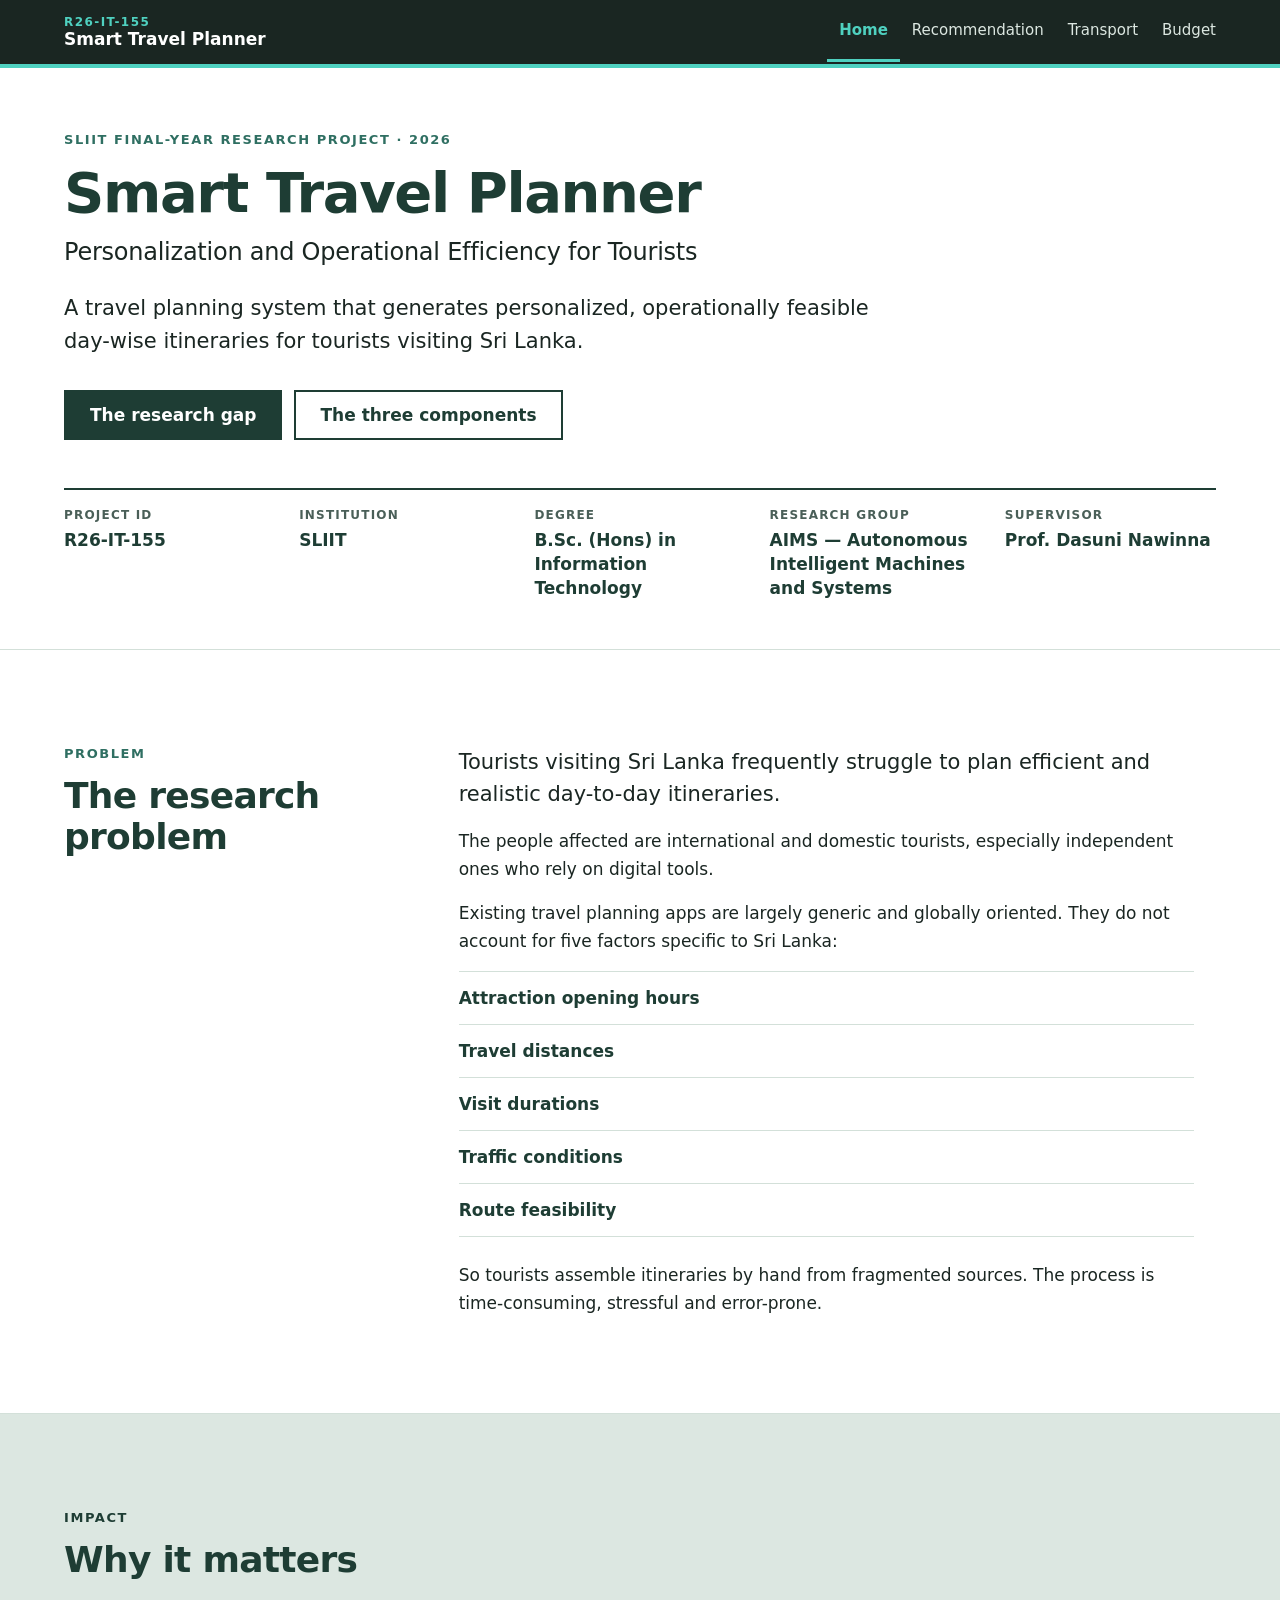
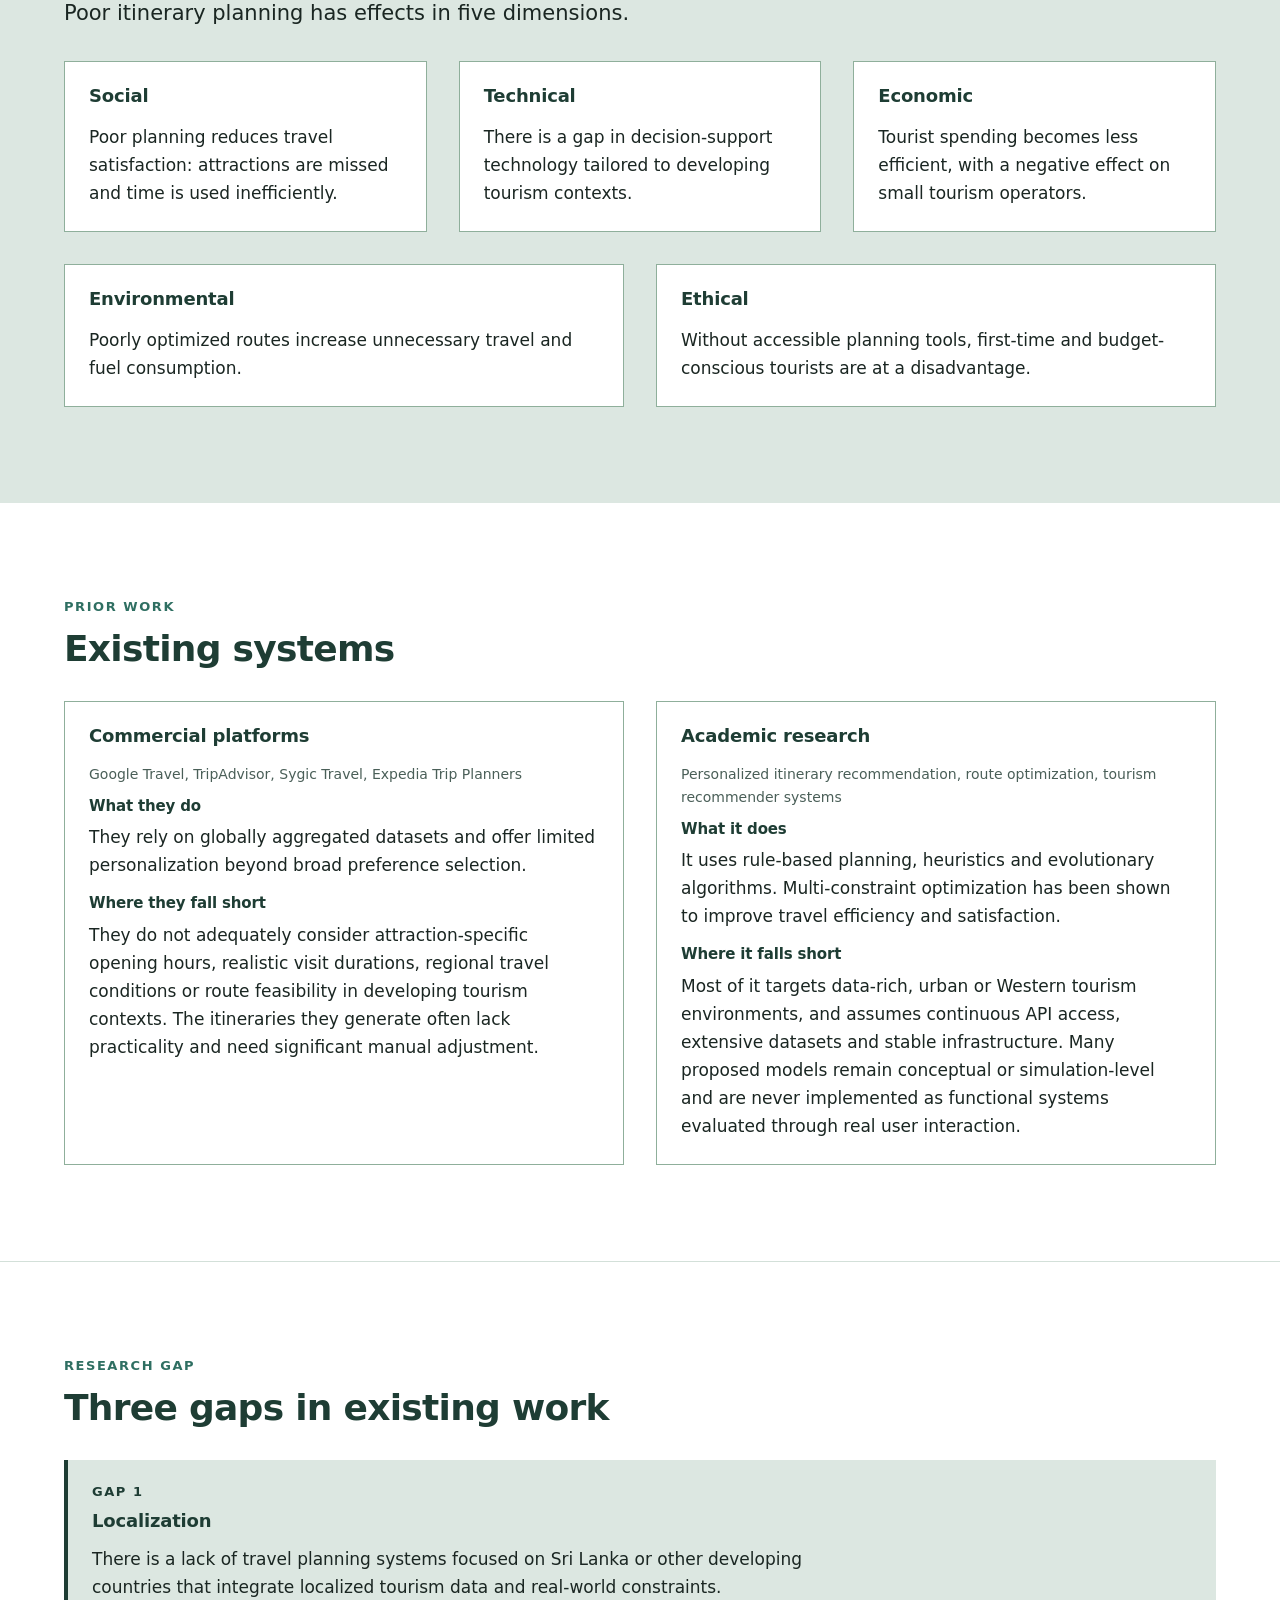
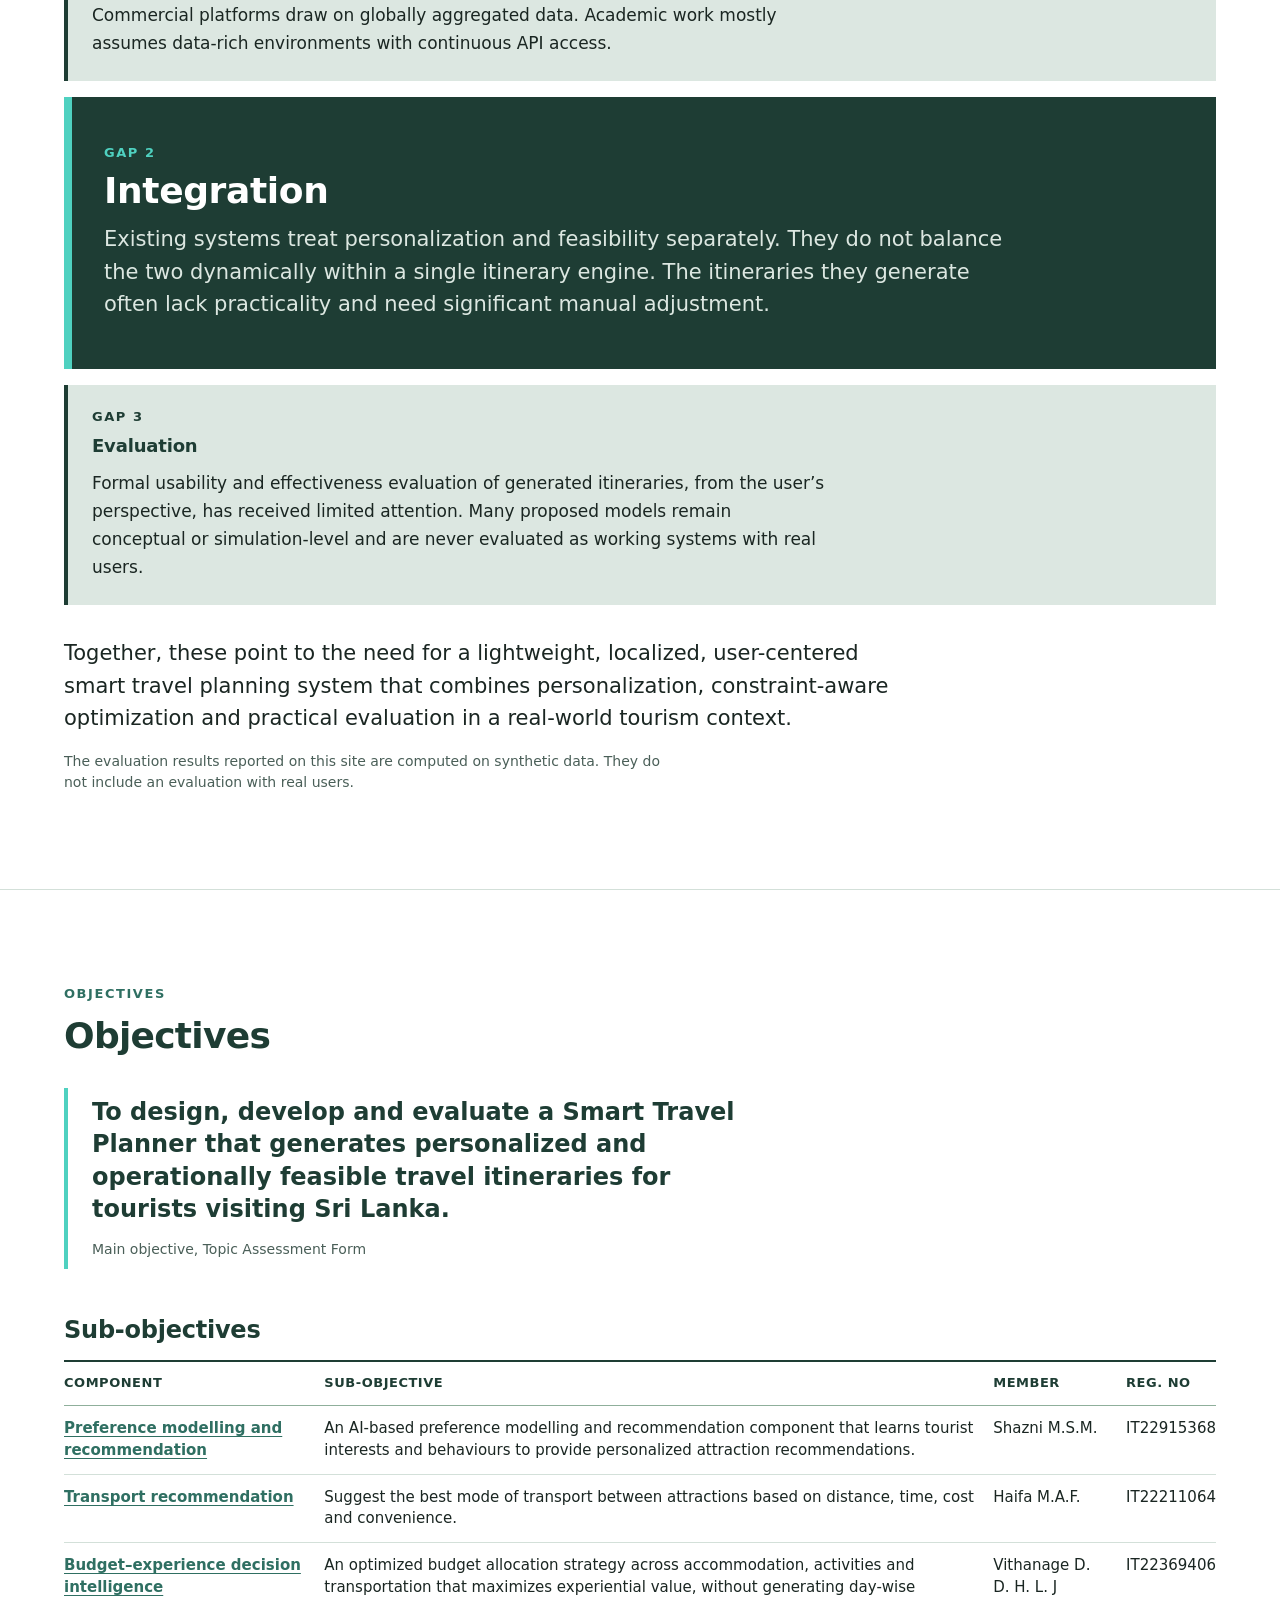
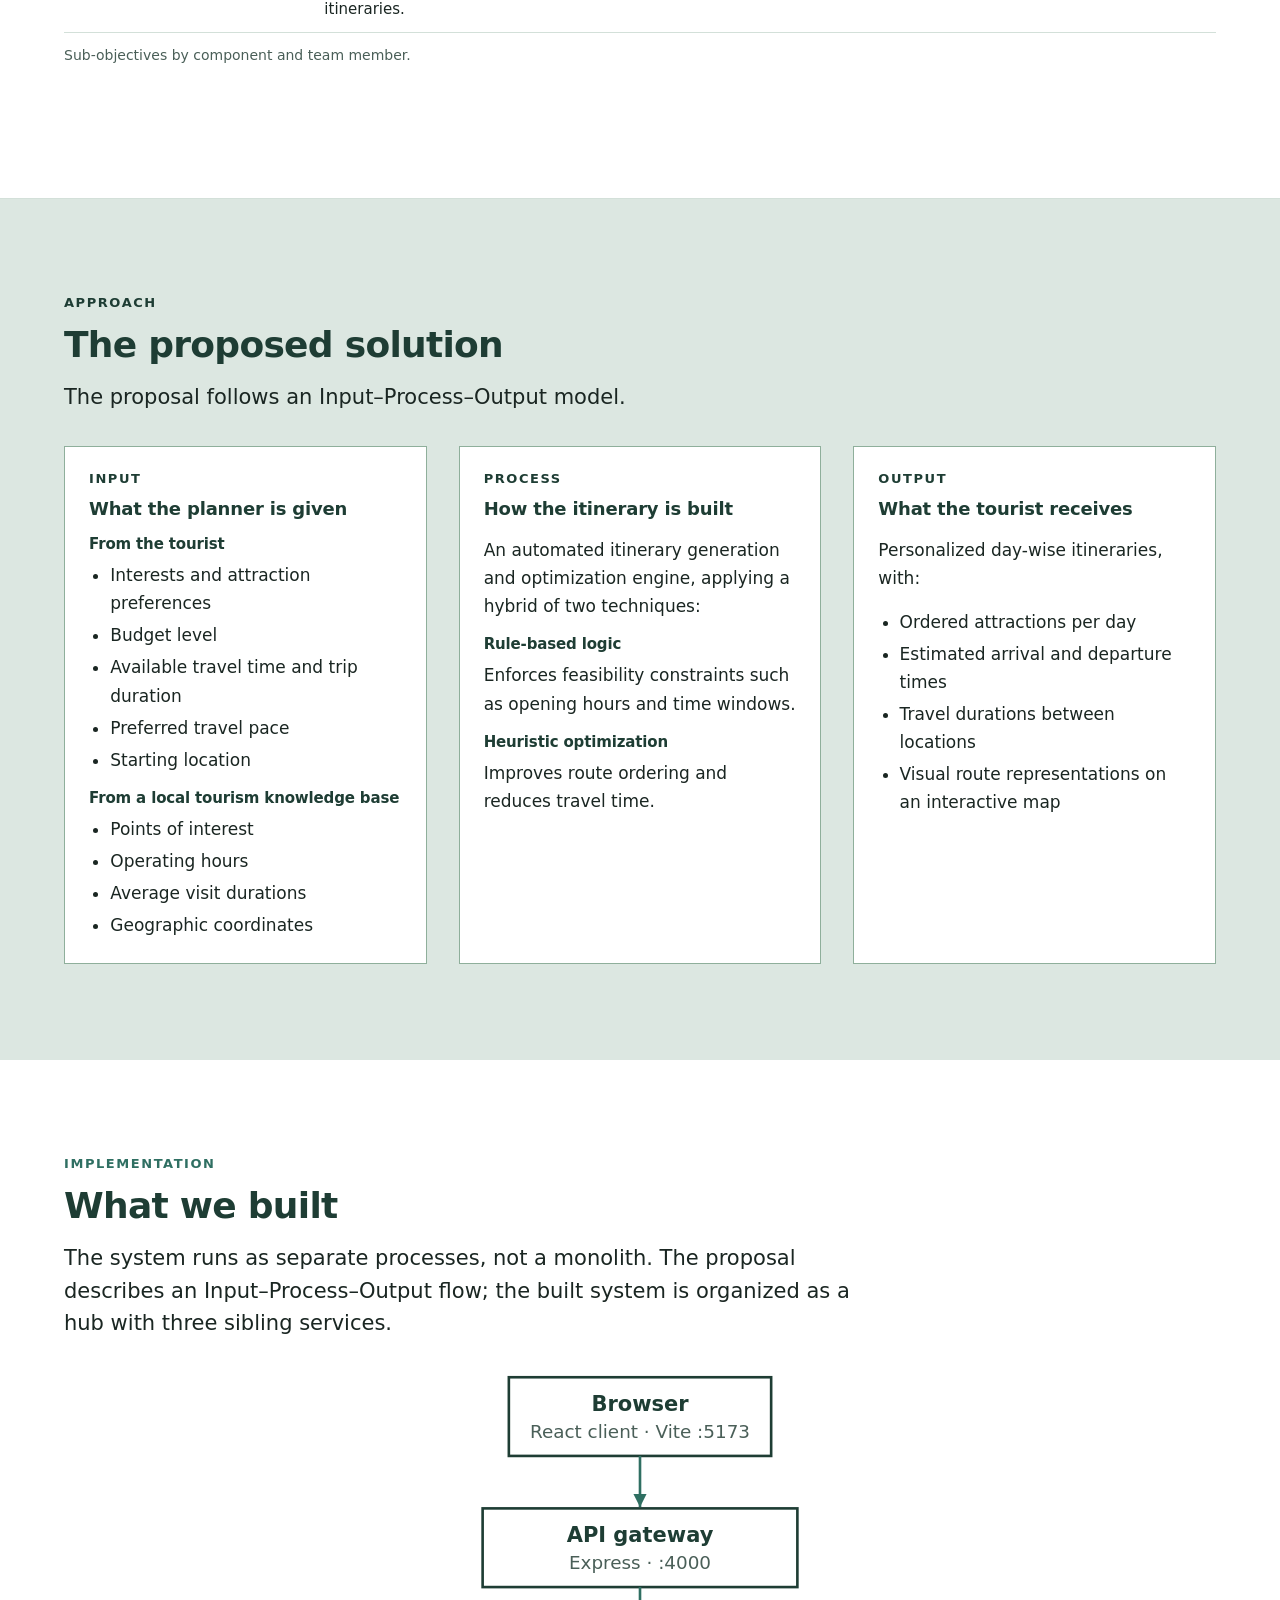
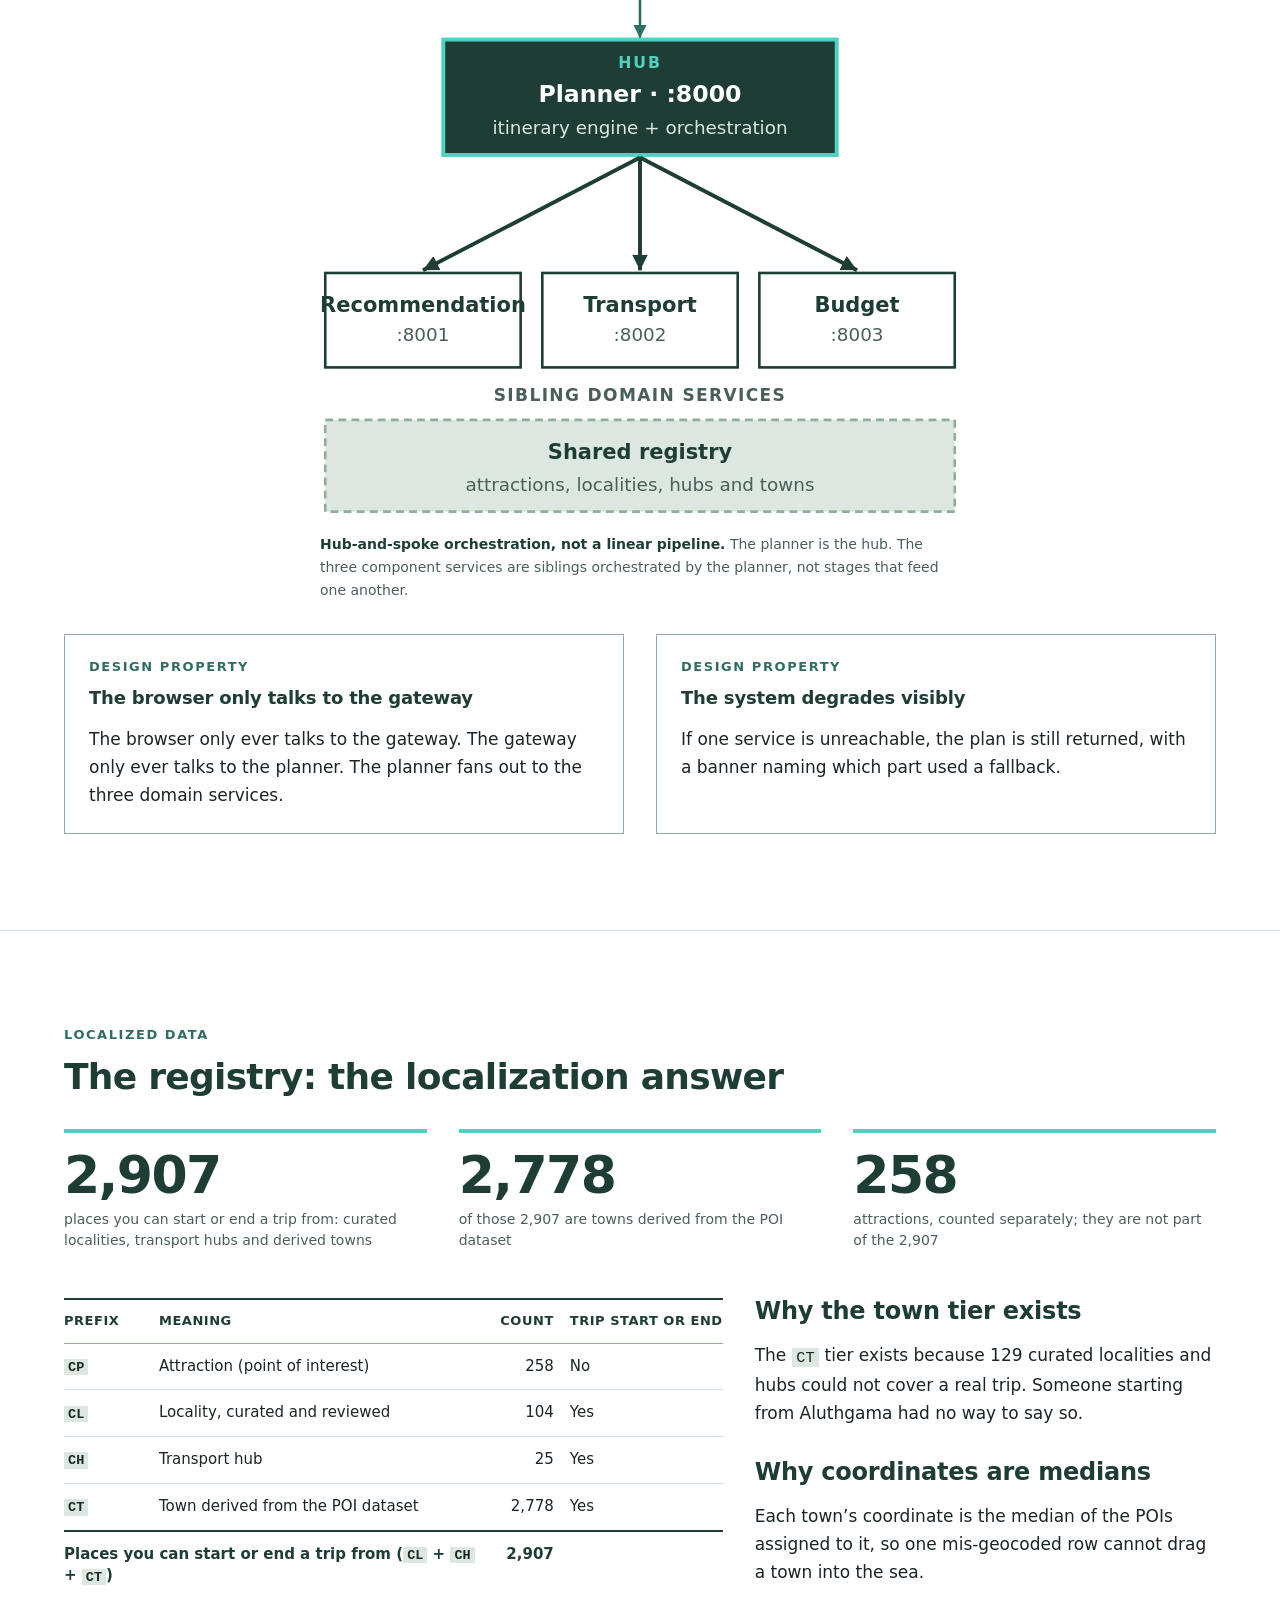
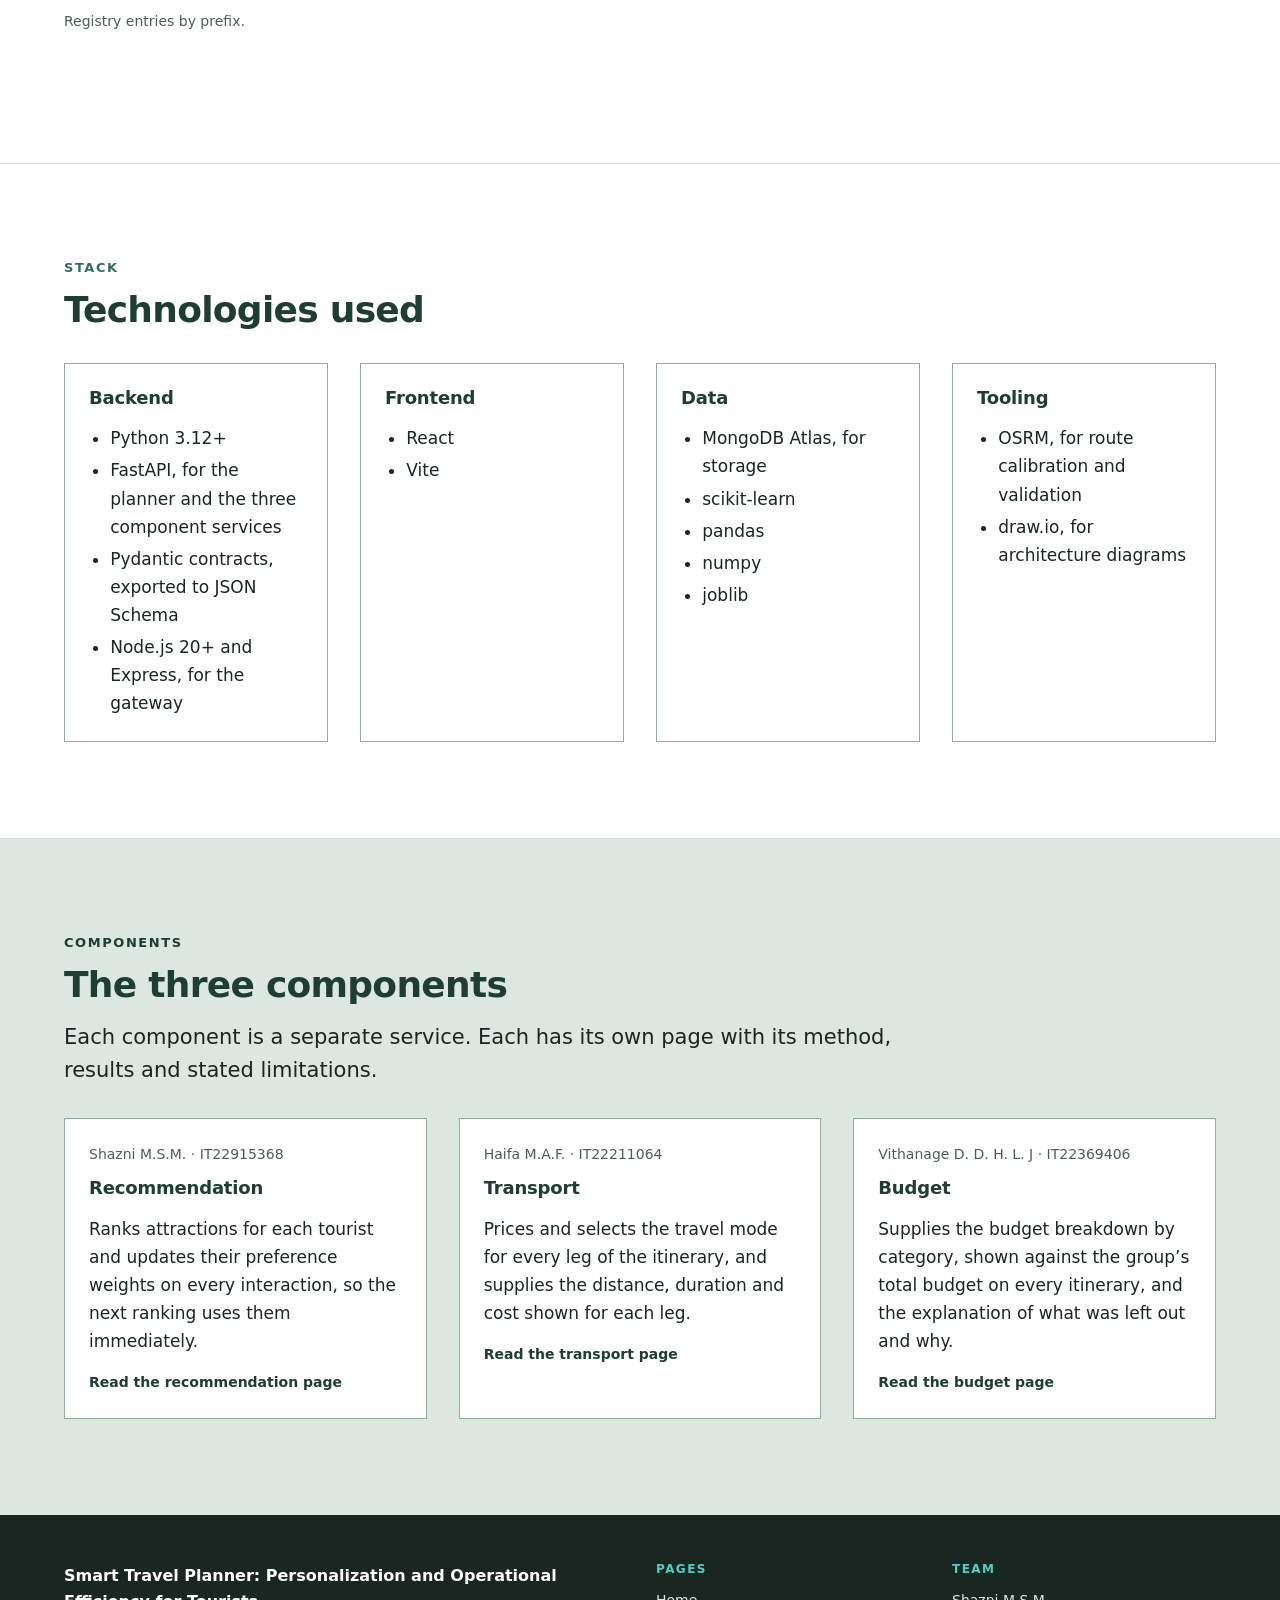
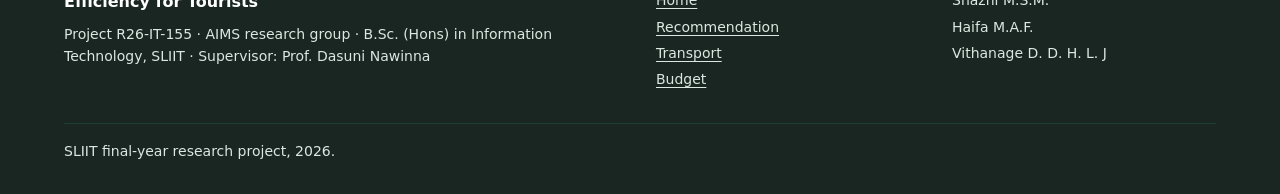
<file: index.html>
<!DOCTYPE html>
<html lang="en" class="no-js">
<head>
  <meta charset="utf-8">
  <meta name="viewport" content="width=device-width, initial-scale=1">
  <title>Smart Travel Planner — R26-IT-155 | SLIIT</title>
  <meta name="description" content="Smart Travel Planner (R26-IT-155): a SLIIT final-year research project generating personalized, operationally feasible itineraries for tourists visiting Sri Lanka.">
  <meta name="theme-color" content="#1a2622">
  <link rel="icon" href="data:,">
  <link rel="stylesheet" href="assets/css/styles.css">
  <script src="assets/js/main.js"></script>
</head>
<body>
  <a class="skip-link" href="#main">Skip to content</a>

  <header class="site-header">
    <div class="container site-header__inner">
      <a class="brand" href="index.html">
        <span class="brand__id">R26-IT-155</span>
        <span class="brand__name">Smart Travel Planner</span>
      </a>
      <button class="nav-toggle" type="button" aria-expanded="false" aria-controls="site-nav">Menu</button>
      <nav class="site-nav" id="site-nav" aria-label="Main">
        <ul class="site-nav__list">
          <li><a href="index.html" aria-current="page">Home</a></li>
          <li><a href="recommendation.html">Recommendation</a></li>
          <li><a href="transport.html">Transport</a></li>
          <li><a href="budget.html">Budget</a></li>
        </ul>
      </nav>
    </div>
  </header>

  <main id="main" tabindex="-1">

    <!-- 1. Hero -->
    <section class="hero" aria-labelledby="page-title">
      <div class="container">
        <span class="eyebrow">SLIIT final-year research project &middot; 2026</span>
        <h1 id="page-title">Smart Travel Planner<span class="visually-hidden">:</span>
          <span class="hero__subtitle">Personalization and Operational Efficiency for Tourists</span></h1>
        <p class="lead">A travel planning system that generates personalized, operationally feasible day-wise itineraries for tourists visiting Sri Lanka.</p>
        <div class="hero__actions">
          <a class="button" href="#gap">The research gap</a>
          <a class="button button--outline" href="#components">The three components</a>
        </div>
        <dl class="meta-strip">
          <div><dt>Project ID</dt><dd>R26-IT-155</dd></div>
          <div><dt>Institution</dt><dd>SLIIT</dd></div>
          <div><dt>Degree</dt><dd>B.Sc. (Hons) in Information Technology</dd></div>
          <div><dt>Research group</dt><dd>AIMS — Autonomous Intelligent Machines and Systems</dd></div>
          <div><dt>Supervisor</dt><dd>Prof. Dasuni Nawinna</dd></div>
        </dl>
      </div>
    </section>

    <!-- 2. The research problem -->
    <section class="section" id="problem" aria-labelledby="problem-title">
      <div class="container grid">
        <div class="span-4">
          <span class="eyebrow">Problem</span>
          <h2 id="problem-title">The research problem</h2>
        </div>
        <div class="span-8 measure">
          <p class="lead">Tourists visiting Sri Lanka frequently struggle to plan efficient and realistic day-to-day itineraries.</p>
          <p>The people affected are international and domestic tourists, especially independent ones who rely on digital tools.</p>
          <p>Existing travel planning apps are largely generic and globally oriented. They do not account for five factors specific to Sri Lanka:</p>
          <ul class="rule-list">
            <li>Attraction opening hours</li>
            <li>Travel distances</li>
            <li>Visit durations</li>
            <li>Traffic conditions</li>
            <li>Route feasibility</li>
          </ul>
          <p class="mb-0">So tourists assemble itineraries by hand from fragmented sources. The process is time-consuming, stressful and error-prone.</p>
        </div>
      </div>
    </section>

    <!-- 3. Why it matters -->
    <section class="section section--tint" id="impact" aria-labelledby="impact-title">
      <div class="container">
        <div class="section-head">
          <span class="eyebrow">Impact</span>
          <h2 id="impact-title">Why it matters</h2>
          <p class="lead">Poor itinerary planning has effects in five dimensions.</p>
        </div>
        <ul class="grid grid--list" role="list">
          <li class="span-4 span-sm-6"><div class="card"><h3 class="card__title">Social</h3><p>Poor planning reduces travel satisfaction: attractions are missed and time is used inefficiently.</p></div></li>
          <li class="span-4 span-sm-6"><div class="card"><h3 class="card__title">Technical</h3><p>There is a gap in decision-support technology tailored to developing tourism contexts.</p></div></li>
          <li class="span-4 span-sm-6"><div class="card"><h3 class="card__title">Economic</h3><p>Tourist spending becomes less efficient, with a negative effect on small tourism operators.</p></div></li>
          <li class="span-6 span-sm-6"><div class="card"><h3 class="card__title">Environmental</h3><p>Poorly optimized routes increase unnecessary travel and fuel consumption.</p></div></li>
          <li class="span-6"><div class="card"><h3 class="card__title">Ethical</h3><p>Without accessible planning tools, first-time and budget-conscious tourists are at a disadvantage.</p></div></li>
        </ul>
      </div>
    </section>

    <!-- 4. Existing systems -->
    <section class="section" id="existing" aria-labelledby="existing-title">
      <div class="container">
        <div class="section-head">
          <span class="eyebrow">Prior work</span>
          <h2 id="existing-title">Existing systems</h2>
        </div>
        <div class="grid">
          <article class="span-6 card" aria-labelledby="commercial-title">
            <h3 class="card__title" id="commercial-title">Commercial platforms</h3>
            <p class="card__meta">Google Travel, TripAdvisor, Sygic Travel, Expedia Trip Planners</p>
            <h4>What they do</h4>
            <p>They rely on globally aggregated datasets and offer limited personalization beyond broad preference selection.</p>
            <h4>Where they fall short</h4>
            <p>They do not adequately consider attraction-specific opening hours, realistic visit durations, regional travel conditions or route feasibility in developing tourism contexts. The itineraries they generate often lack practicality and need significant manual adjustment.</p>
          </article>
          <article class="span-6 card" aria-labelledby="academic-title">
            <h3 class="card__title" id="academic-title">Academic research</h3>
            <p class="card__meta">Personalized itinerary recommendation, route optimization, tourism recommender systems</p>
            <h4>What it does</h4>
            <p>It uses rule-based planning, heuristics and evolutionary algorithms. Multi-constraint optimization has been shown to improve travel efficiency and satisfaction.</p>
            <h4>Where it falls short</h4>
            <p>Most of it targets data-rich, urban or Western tourism environments, and assumes continuous API access, extensive datasets and stable infrastructure. Many proposed models remain conceptual or simulation-level and are never implemented as functional systems evaluated through real user interaction.</p>
          </article>
        </div>
      </div>
    </section>

    <!-- 5. The research gap -->
    <section class="section" id="gap" aria-labelledby="gap-title">
      <div class="container">
        <div class="section-head">
          <span class="eyebrow">Research gap</span>
          <h2 id="gap-title">Three gaps in existing work</h2>
        </div>
        <ol class="gap-list">
          <li>
            <div class="callout">
              <span class="eyebrow callout__num">Gap 1</span>
              <h3 class="callout__title">Localization</h3>
              <p>There is a lack of travel planning systems focused on Sri Lanka or other developing countries that integrate localized tourism data and real-world constraints. Commercial platforms draw on globally aggregated data. Academic work mostly assumes data-rich environments with continuous API access.</p>
            </div>
          </li>
          <li>
            <div class="callout callout--key">
              <span class="eyebrow callout__num">Gap 2</span>
              <h3 class="callout__title">Integration</h3>
              <p>Existing systems treat personalization and feasibility separately. They do not balance the two dynamically within a single itinerary engine. The itineraries they generate often lack practicality and need significant manual adjustment.</p>
            </div>
          </li>
          <li>
            <div class="callout">
              <span class="eyebrow callout__num">Gap 3</span>
              <h3 class="callout__title">Evaluation</h3>
              <p>Formal usability and effectiveness evaluation of generated itineraries, from the user’s perspective, has received limited attention. Many proposed models remain conceptual or simulation-level and are never evaluated as working systems with real users.</p>
            </div>
          </li>
        </ol>
        <p class="lead">Together, these point to the need for a lightweight, localized, user-centered smart travel planning system that combines personalization, constraint-aware optimization and practical evaluation in a real-world tourism context.</p>
        <p class="small muted measure mb-0">The evaluation results reported on this site are computed on synthetic data. They do not include an evaluation with real users.</p>
      </div>
    </section>

    <!-- 6. Objectives -->
    <section class="section" id="objectives" aria-labelledby="objectives-title">
      <div class="container">
        <div class="section-head">
          <span class="eyebrow">Objectives</span>
          <h2 id="objectives-title">Objectives</h2>
        </div>
        <blockquote class="pullquote">
          <p>To design, develop and evaluate a Smart Travel Planner that generates personalized and operationally feasible travel itineraries for tourists visiting Sri Lanka.</p>
          <footer>Main objective, Topic Assessment Form</footer>
        </blockquote>
        <h3>Sub-objectives</h3>
        <div class="table-wrap" role="region" aria-labelledby="subobj-caption" tabindex="0">
          <table class="table table--wide">
            <caption id="subobj-caption">Sub-objectives by component and team member.</caption>
            <thead>
              <tr><th scope="col">Component</th><th scope="col">Sub-objective</th><th scope="col">Member</th><th scope="col">Reg. No</th></tr>
            </thead>
            <tbody>
              <tr>
                <th scope="row"><a href="recommendation.html">Preference modelling and recommendation</a></th>
                <td>An AI-based preference modelling and recommendation component that learns tourist interests and behaviours to provide personalized attraction recommendations.</td>
                <td>Shazni M.S.M.</td><td class="num">IT22915368</td>
              </tr>
              <tr>
                <th scope="row"><a href="transport.html">Transport recommendation</a></th>
                <td>Suggest the best mode of transport between attractions based on distance, time, cost and convenience.</td>
                <td>Haifa M.A.F.</td><td class="num">IT22211064</td>
              </tr>
              <tr>
                <th scope="row"><a href="budget.html">Budget–experience decision intelligence</a></th>
                <td>An optimized budget allocation strategy across accommodation, activities and transportation that maximizes experiential value, without generating day-wise itineraries.</td>
                <td>Vithanage D. D. H. L. J</td><td class="num">IT22369406</td>
              </tr>
            </tbody>
          </table>
        </div>
      </div>
    </section>

    <!-- 7. The proposed solution -->
    <section class="section section--tint" id="solution" aria-labelledby="solution-title">
      <div class="container">
        <div class="section-head">
          <span class="eyebrow">Approach</span>
          <h2 id="solution-title">The proposed solution</h2>
          <p class="lead">The proposal follows an Input–Process–Output model.</p>
        </div>
        <div class="grid">
          <article class="span-4 card" aria-labelledby="ipo-input">
            <span class="eyebrow">Input</span>
            <h3 class="card__title" id="ipo-input">What the planner is given</h3>
            <h4>From the tourist</h4>
            <ul>
              <li>Interests and attraction preferences</li>
              <li>Budget level</li>
              <li>Available travel time and trip duration</li>
              <li>Preferred travel pace</li>
              <li>Starting location</li>
            </ul>
            <h4>From a local tourism knowledge base</h4>
            <ul>
              <li>Points of interest</li>
              <li>Operating hours</li>
              <li>Average visit durations</li>
              <li>Geographic coordinates</li>
            </ul>
          </article>
          <article class="span-4 card" aria-labelledby="ipo-process">
            <span class="eyebrow">Process</span>
            <h3 class="card__title" id="ipo-process">How the itinerary is built</h3>
            <p>An automated itinerary generation and optimization engine, applying a hybrid of two techniques:</p>
            <h4>Rule-based logic</h4>
            <p>Enforces feasibility constraints such as opening hours and time windows.</p>
            <h4>Heuristic optimization</h4>
            <p>Improves route ordering and reduces travel time.</p>
          </article>
          <article class="span-4 card" aria-labelledby="ipo-output">
            <span class="eyebrow">Output</span>
            <h3 class="card__title" id="ipo-output">What the tourist receives</h3>
            <p>Personalized day-wise itineraries, with:</p>
            <ul>
              <li>Ordered attractions per day</li>
              <li>Estimated arrival and departure times</li>
              <li>Travel durations between locations</li>
              <li>Visual route representations on an interactive map</li>
            </ul>
          </article>
        </div>
      </div>
    </section>

    <!-- 8. What we built -->
    <section class="section" id="architecture" aria-labelledby="architecture-title">
      <div class="container">
        <div class="section-head">
          <span class="eyebrow">Implementation</span>
          <h2 id="architecture-title">What we built</h2>
          <p class="lead">The system runs as separate processes, not a monolith. The proposal describes an Input–Process–Output flow; the built system is organized as a hub with three sibling services.</p>
        </div>

        <figure class="diagram">
          <svg class="diagram__wide" viewBox="-4 -4 488 568" role="img" aria-labelledby="arch-svg-title arch-svg-desc" xmlns="http://www.w3.org/2000/svg">
            <title id="arch-svg-title">System architecture: hub-and-spoke orchestration</title>
            <desc id="arch-svg-desc">The browser, running the React client, talks to the Express API gateway on port 4000. The gateway talks to the planner service on port 8000. The planner is the hub: it fans out to three sibling services, recommendation on port 8001, transport on port 8002 and budget on port 8003. A shared registry sits beneath them.</desc>
            <defs>
              <marker id="arrow" viewBox="0 0 10 10" refX="10" refY="5" markerUnits="userSpaceOnUse" markerWidth="10" markerHeight="10" orient="auto">
                <path class="dg-arrow" d="M0,0 L10,5 L0,10 z"/>
              </marker>
              <marker id="arrow-spoke" viewBox="0 0 10 10" refX="10" refY="5" markerUnits="userSpaceOnUse" markerWidth="12" markerHeight="12" orient="auto">
                <path class="dg-arrow--spoke" d="M0,0 L10,5 L0,10 z"/>
              </marker>
            </defs>

            <!-- Browser -->
            <rect class="dg-node" x="140" y="0" width="200" height="60"/>
            <text class="dg-name" x="240" y="26" text-anchor="middle">Browser</text>
            <text class="dg-sub" x="240" y="46" text-anchor="middle">React client · Vite :5173</text>
            <line class="dg-edge" x1="240" y1="60" x2="240" y2="99" marker-end="url(#arrow)"/>

            <!-- Gateway -->
            <rect class="dg-node" x="120" y="100" width="240" height="60"/>
            <text class="dg-name" x="240" y="126" text-anchor="middle">API gateway</text>
            <text class="dg-sub" x="240" y="146" text-anchor="middle">Express · :4000</text>
            <line class="dg-edge" x1="240" y1="160" x2="240" y2="199" marker-end="url(#arrow)"/>

            <!-- Planner hub -->
            <rect class="dg-hub" x="90" y="200" width="300" height="88"/>
            <text class="dg-hub-tag" x="240" y="222" text-anchor="middle">HUB</text>
            <text class="dg-hub-name" x="240" y="248" text-anchor="middle">Planner · :8000</text>
            <text class="dg-hub-sub" x="240" y="272" text-anchor="middle">itinerary engine + orchestration</text>

            <!-- Spokes -->
            <line class="dg-spoke" x1="240" y1="290" x2="74.5" y2="376" marker-end="url(#arrow-spoke)"/>
            <line class="dg-spoke" x1="240" y1="290" x2="240" y2="376" marker-end="url(#arrow-spoke)"/>
            <line class="dg-spoke" x1="240" y1="290" x2="405.5" y2="376" marker-end="url(#arrow-spoke)"/>

            <!-- Sibling services -->
            <rect class="dg-node" x="0" y="378" width="149" height="72"/>
            <text class="dg-name" x="74.5" y="408" text-anchor="middle">Recommendation</text>
            <text class="dg-sub" x="74.5" y="430" text-anchor="middle">:8001</text>
            <rect class="dg-node" x="165.5" y="378" width="149" height="72"/>
            <text class="dg-name" x="240" y="408" text-anchor="middle">Transport</text>
            <text class="dg-sub" x="240" y="430" text-anchor="middle">:8002</text>
            <rect class="dg-node" x="331" y="378" width="149" height="72"/>
            <text class="dg-name" x="405.5" y="408" text-anchor="middle">Budget</text>
            <text class="dg-sub" x="405.5" y="430" text-anchor="middle">:8003</text>
            <text class="dg-label" x="240" y="476" text-anchor="middle">SIBLING DOMAIN SERVICES</text>

            <!-- Shared registry -->
            <rect class="dg-registry" x="0" y="490" width="480" height="70"/>
            <text class="dg-name" x="240" y="520" text-anchor="middle">Shared registry</text>
            <text class="dg-sub" x="240" y="544" text-anchor="middle">attractions, localities, hubs and towns</text>
          </svg>
          <svg class="diagram__narrow" viewBox="-2 -2 324 604" role="img" aria-labelledby="arch-svg-title-n arch-svg-desc-n" xmlns="http://www.w3.org/2000/svg">
            <title id="arch-svg-title-n">System architecture: hub-and-spoke orchestration</title>
            <desc id="arch-svg-desc-n">The browser, running the React client, talks to the Express API gateway on port 4000. The gateway talks to the planner service on port 8000. The planner is the hub: it fans out to three sibling services, recommendation on port 8001, transport on port 8002 and budget on port 8003. A shared registry sits beneath them.</desc>
            <defs>
              <marker id="arrow-n" viewBox="0 0 10 10" refX="10" refY="5" markerUnits="userSpaceOnUse" markerWidth="10" markerHeight="10" orient="auto">
                <path class="dg-arrow" d="M0,0 L10,5 L0,10 z"/>
              </marker>
              <marker id="arrow-spoke-n" viewBox="0 0 10 10" refX="10" refY="5" markerUnits="userSpaceOnUse" markerWidth="12" markerHeight="12" orient="auto">
                <path class="dg-arrow--spoke" d="M0,0 L10,5 L0,10 z"/>
              </marker>
            </defs>
            <rect class="dg-node" x="40" y="0" width="240" height="56"/>
            <text class="dg-name" x="160" y="24" text-anchor="middle">Browser</text>
            <text class="dg-sub" x="160" y="44" text-anchor="middle">React client · Vite :5173</text>
            <line class="dg-edge" x1="160" y1="56" x2="160" y2="87" marker-end="url(#arrow-n)"/>
            <rect class="dg-node" x="40" y="88" width="240" height="56"/>
            <text class="dg-name" x="160" y="112" text-anchor="middle">API gateway</text>
            <text class="dg-sub" x="160" y="132" text-anchor="middle">Express · :4000</text>
            <line class="dg-edge" x1="160" y1="144" x2="160" y2="175" marker-end="url(#arrow-n)"/>
            <rect class="dg-hub" x="10" y="176" width="300" height="84"/>
            <text class="dg-hub-tag" x="160" y="198" text-anchor="middle">HUB</text>
            <text class="dg-hub-name" x="160" y="224" text-anchor="middle">Planner · :8000</text>
            <text class="dg-hub-sub" x="160" y="246" text-anchor="middle">itinerary engine + orchestration</text>
            <path class="dg-spoke" d="M36,262 V466"/>
            <line class="dg-spoke" x1="36" y1="314" x2="63" y2="314" marker-end="url(#arrow-spoke-n)"/>
            <line class="dg-spoke" x1="36" y1="390" x2="63" y2="390" marker-end="url(#arrow-spoke-n)"/>
            <line class="dg-spoke" x1="36" y1="466" x2="63" y2="466" marker-end="url(#arrow-spoke-n)"/>
            <rect class="dg-node" x="64" y="284" width="256" height="60"/>
            <text class="dg-name" x="192" y="310" text-anchor="middle">Recommendation</text>
            <text class="dg-sub" x="192" y="330" text-anchor="middle">:8001</text>
            <rect class="dg-node" x="64" y="360" width="256" height="60"/>
            <text class="dg-name" x="192" y="386" text-anchor="middle">Transport</text>
            <text class="dg-sub" x="192" y="406" text-anchor="middle">:8002</text>
            <rect class="dg-node" x="64" y="436" width="256" height="60"/>
            <text class="dg-name" x="192" y="462" text-anchor="middle">Budget</text>
            <text class="dg-sub" x="192" y="482" text-anchor="middle">:8003</text>
            <text class="dg-label" x="192" y="520" text-anchor="middle">SIBLING DOMAIN SERVICES</text>
            <rect class="dg-registry" x="0" y="536" width="320" height="64"/>
            <text class="dg-name" x="160" y="562" text-anchor="middle">Shared registry</text>
            <text class="dg-sub" x="160" y="584" text-anchor="middle">attractions, localities, hubs and towns</text>
          </svg>
          <figcaption><strong>Hub-and-spoke orchestration, not a linear pipeline.</strong> The planner is the hub. The three component services are siblings orchestrated by the planner, not stages that feed one another.</figcaption>
        </figure>

        <div class="grid">
          <article class="span-6 card" aria-labelledby="prop-gateway">
            <span class="eyebrow">Design property</span>
            <h3 class="card__title" id="prop-gateway">The browser only talks to the gateway</h3>
            <p>The browser only ever talks to the gateway. The gateway only ever talks to the planner. The planner fans out to the three domain services.</p>
          </article>
          <article class="span-6 card" aria-labelledby="prop-degrade">
            <span class="eyebrow">Design property</span>
            <h3 class="card__title" id="prop-degrade">The system degrades visibly</h3>
            <p>If one service is unreachable, the plan is still returned, with a banner naming which part used a fallback.</p>
          </article>
        </div>
      </div>
    </section>

    <!-- 9. Localized data -->
    <section class="section" id="registry" aria-labelledby="registry-title">
      <div class="container">
        <div class="section-head">
          <span class="eyebrow">Localized data</span>
          <h2 id="registry-title">The registry: the localization answer</h2>
        </div>

        <div class="grid">
          <p class="stat span-4">
            <span class="stat__value">2,907</span>
            <span class="stat__label">places you can start or end a trip from: curated localities, transport hubs and derived towns</span>
          </p>
          <p class="stat span-4">
            <span class="stat__value">2,778</span>
            <span class="stat__label">of those 2,907 are towns derived from the POI dataset</span>
          </p>
          <p class="stat span-4">
            <span class="stat__value">258</span>
            <span class="stat__label">attractions, counted separately; they are not part of the 2,907</span>
          </p>
        </div>

        <div class="grid mt-7">
          <div class="span-7">
            <div class="table-wrap" role="region" aria-labelledby="registry-caption" tabindex="0">
              <table class="table table--wide">
                <caption id="registry-caption">Registry entries by prefix.</caption>
                <thead>
                  <tr><th scope="col">Prefix</th><th scope="col">Meaning</th><th scope="col" class="num">Count</th><th scope="col">Trip start or end</th></tr>
                </thead>
                <tbody>
                  <tr><th scope="row"><code>CP</code></th><td>Attraction (point of interest)</td><td class="num">258</td><td>No</td></tr>
                  <tr><th scope="row"><code>CL</code></th><td>Locality, curated and reviewed</td><td class="num">104</td><td>Yes</td></tr>
                  <tr><th scope="row"><code>CH</code></th><td>Transport hub</td><td class="num">25</td><td>Yes</td></tr>
                  <tr><th scope="row"><code>CT</code></th><td>Town derived from the POI dataset</td><td class="num">2,778</td><td>Yes</td></tr>
                </tbody>
                <tfoot>
                  <tr><th scope="row" colspan="2">Places you can start or end a trip from (<code>CL</code> + <code>CH</code> + <code>CT</code>)</th><td class="num">2,907</td><td></td></tr>
                </tfoot>
              </table>
            </div>
          </div>
          <div class="span-5">
            <h3 class="mt-0">Why the town tier exists</h3>
            <p>The <code>CT</code> tier exists because 129 curated localities and hubs could not cover a real trip. Someone starting from Aluthgama had no way to say so.</p>
            <h3>Why coordinates are medians</h3>
            <p class="mb-0">Each town’s coordinate is the median of the POIs assigned to it, so one mis-geocoded row cannot drag a town into the sea.</p>
          </div>
        </div>
      </div>
    </section>

    <!-- 10. Technologies used -->
    <section class="section" id="technologies" aria-labelledby="technologies-title">
      <div class="container">
        <div class="section-head">
          <span class="eyebrow">Stack</span>
          <h2 id="technologies-title">Technologies used</h2>
        </div>
        <div class="grid">
          <article class="span-3 span-sm-6 card" aria-labelledby="tech-backend">
            <h3 class="card__title" id="tech-backend">Backend</h3>
            <ul>
              <li>Python 3.12+</li>
              <li>FastAPI, for the planner and the three component services</li>
              <li>Pydantic contracts, exported to JSON Schema</li>
              <li>Node.js 20+ and Express, for the gateway</li>
            </ul>
          </article>
          <article class="span-3 span-sm-6 card" aria-labelledby="tech-frontend">
            <h3 class="card__title" id="tech-frontend">Frontend</h3>
            <ul>
              <li>React</li>
              <li>Vite</li>
            </ul>
          </article>
          <article class="span-3 span-sm-6 card" aria-labelledby="tech-data">
            <h3 class="card__title" id="tech-data">Data</h3>
            <ul>
              <li>MongoDB Atlas, for storage</li>
              <li>scikit-learn</li>
              <li>pandas</li>
              <li>numpy</li>
              <li>joblib</li>
            </ul>
          </article>
          <article class="span-3 span-sm-6 card" aria-labelledby="tech-tooling">
            <h3 class="card__title" id="tech-tooling">Tooling</h3>
            <ul>
              <li>OSRM, for route calibration and validation</li>
              <li>draw.io, for architecture diagrams</li>
            </ul>
          </article>
        </div>
      </div>
    </section>

    <!-- 11. The three components -->
    <section class="section section--tint" id="components" aria-labelledby="components-title">
      <div class="container">
        <div class="section-head">
          <span class="eyebrow">Components</span>
          <h2 id="components-title">The three components</h2>
          <p class="lead">Each component is a separate service. Each has its own page with its method, results and stated limitations.</p>
        </div>
        <div class="grid">
          <article class="span-4 card card--link">
            <p class="card__meta">Shazni M.S.M. &middot; IT22915368</p>
            <h3 class="card__title"><a href="recommendation.html">Recommendation</a></h3>
            <p>Ranks attractions for each tourist and updates their preference weights on every interaction, so the next ranking uses them immediately.</p>
            <p class="card__cta" aria-hidden="true">Read the recommendation page</p>
          </article>
          <article class="span-4 card card--link">
            <p class="card__meta">Haifa M.A.F. &middot; IT22211064</p>
            <h3 class="card__title"><a href="transport.html">Transport</a></h3>
            <p>Prices and selects the travel mode for every leg of the itinerary, and supplies the distance, duration and cost shown for each leg.</p>
            <p class="card__cta" aria-hidden="true">Read the transport page</p>
          </article>
          <article class="span-4 card card--link">
            <p class="card__meta">Vithanage D. D. H. L. J &middot; IT22369406</p>
            <h3 class="card__title"><a href="budget.html">Budget</a></h3>
            <p>Supplies the budget breakdown by category, shown against the group’s total budget on every itinerary, and the explanation of what was left out and why.</p>
            <p class="card__cta" aria-hidden="true">Read the budget page</p>
          </article>
        </div>
      </div>
    </section>

  </main>

  <footer class="site-footer">
    <div class="container">
      <div class="grid">
        <div class="span-6">
          <p class="site-footer__title">Smart Travel Planner: Personalization and Operational Efficiency for Tourists</p>
          <p class="mb-0">Project R26-IT-155 &middot; AIMS research group &middot; B.Sc. (Hons) in Information Technology, SLIIT &middot; Supervisor: Prof. Dasuni Nawinna</p>
        </div>
        <div class="span-3">
          <h2>Pages</h2>
          <ul>
            <li><a href="index.html">Home</a></li>
            <li><a href="recommendation.html">Recommendation</a></li>
            <li><a href="transport.html">Transport</a></li>
            <li><a href="budget.html">Budget</a></li>
          </ul>
        </div>
        <div class="span-3">
          <h2>Team</h2>
          <ul>
            <li>Shazni M.S.M.</li>
            <li>Haifa M.A.F.</li>
            <li>Vithanage D. D. H. L. J</li>
          </ul>
        </div>
      </div>
      <p class="site-footer__meta mb-0">SLIIT final-year research project, 2026.</p>
    </div>
  </footer>
</body>
</html>
</file>
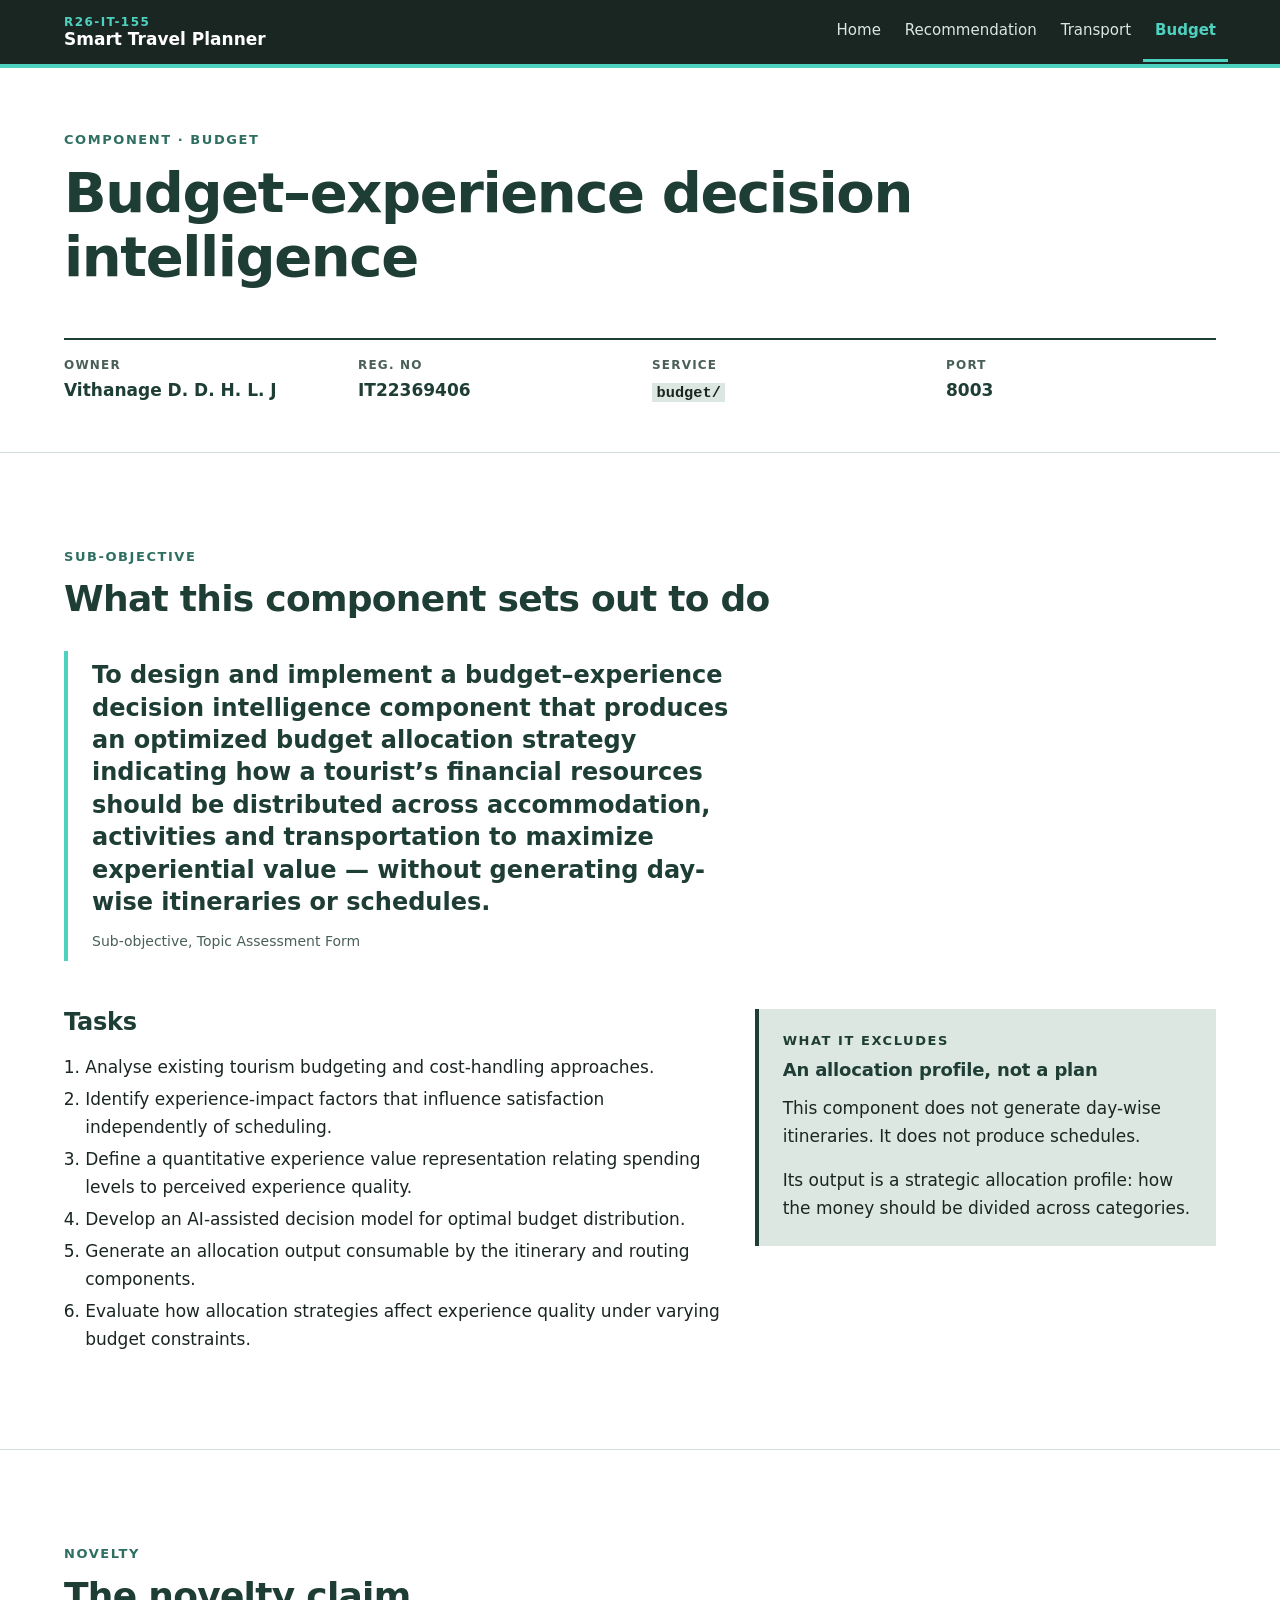
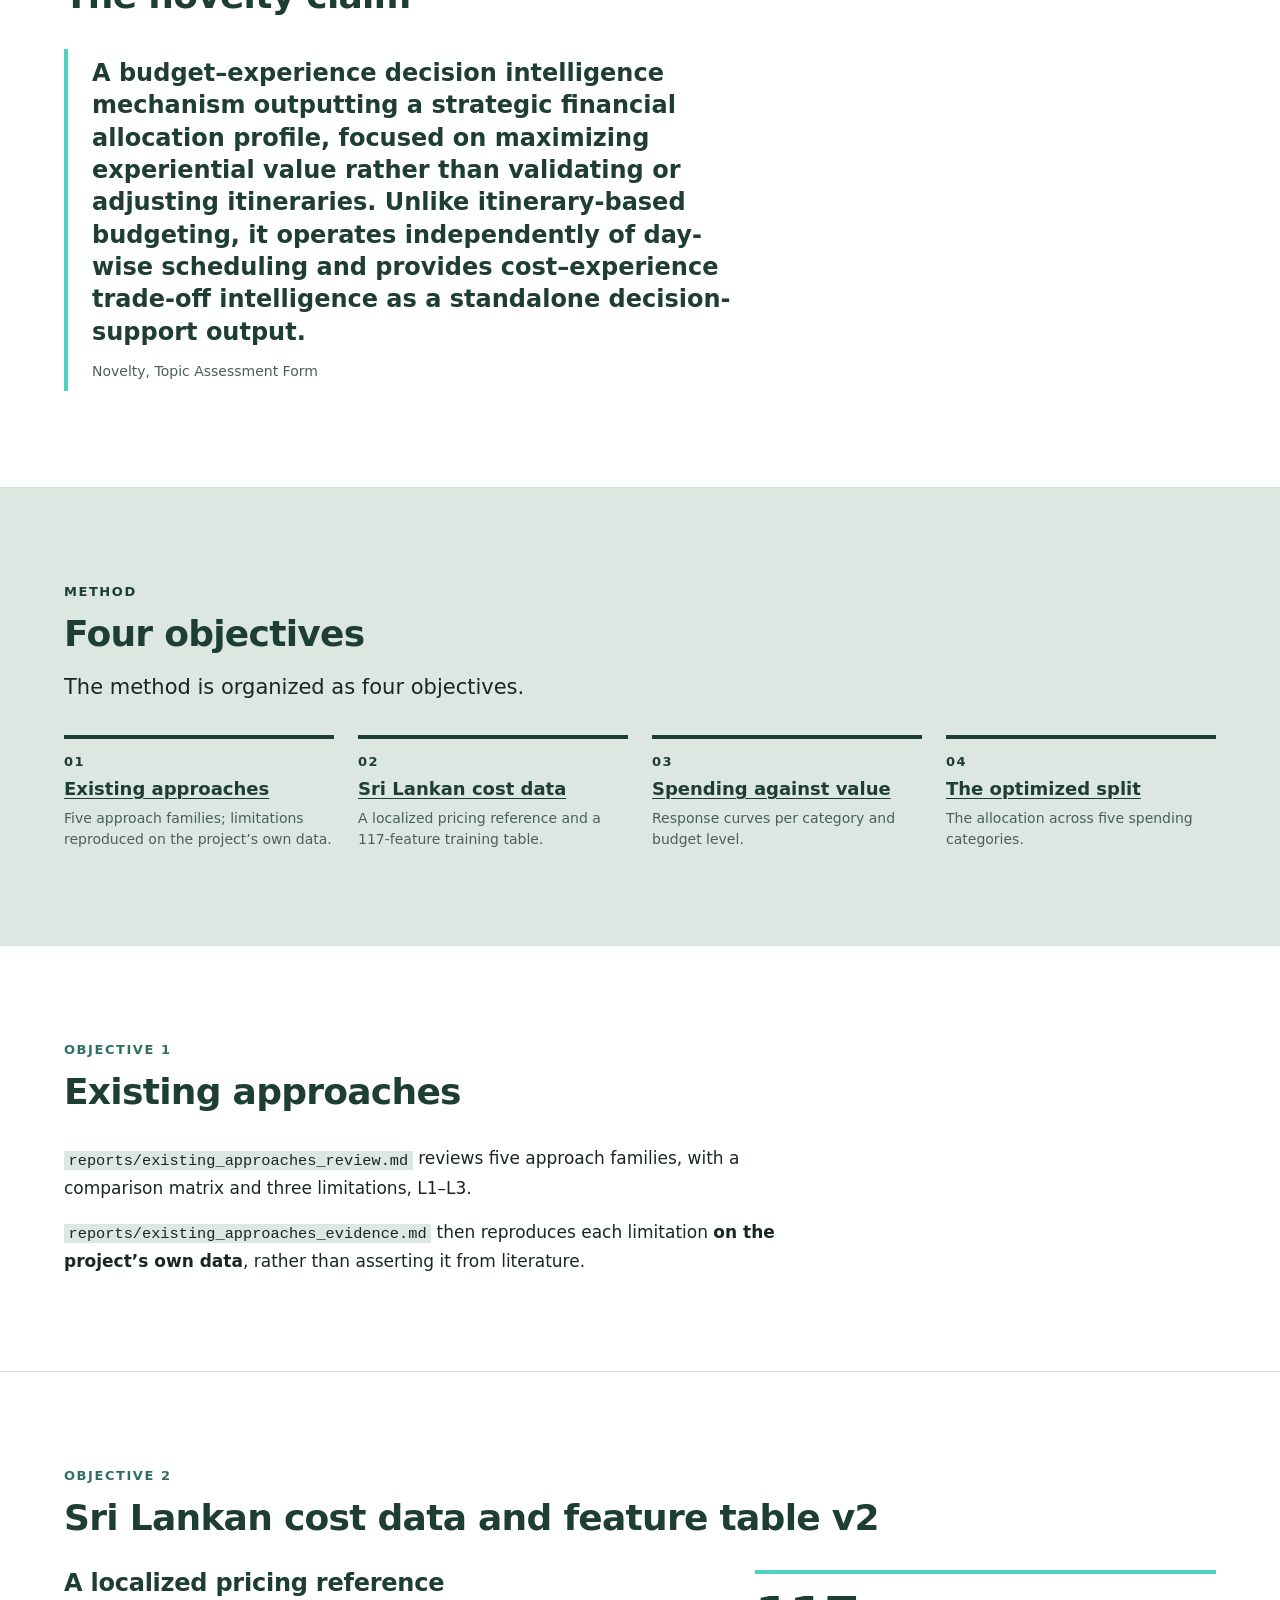
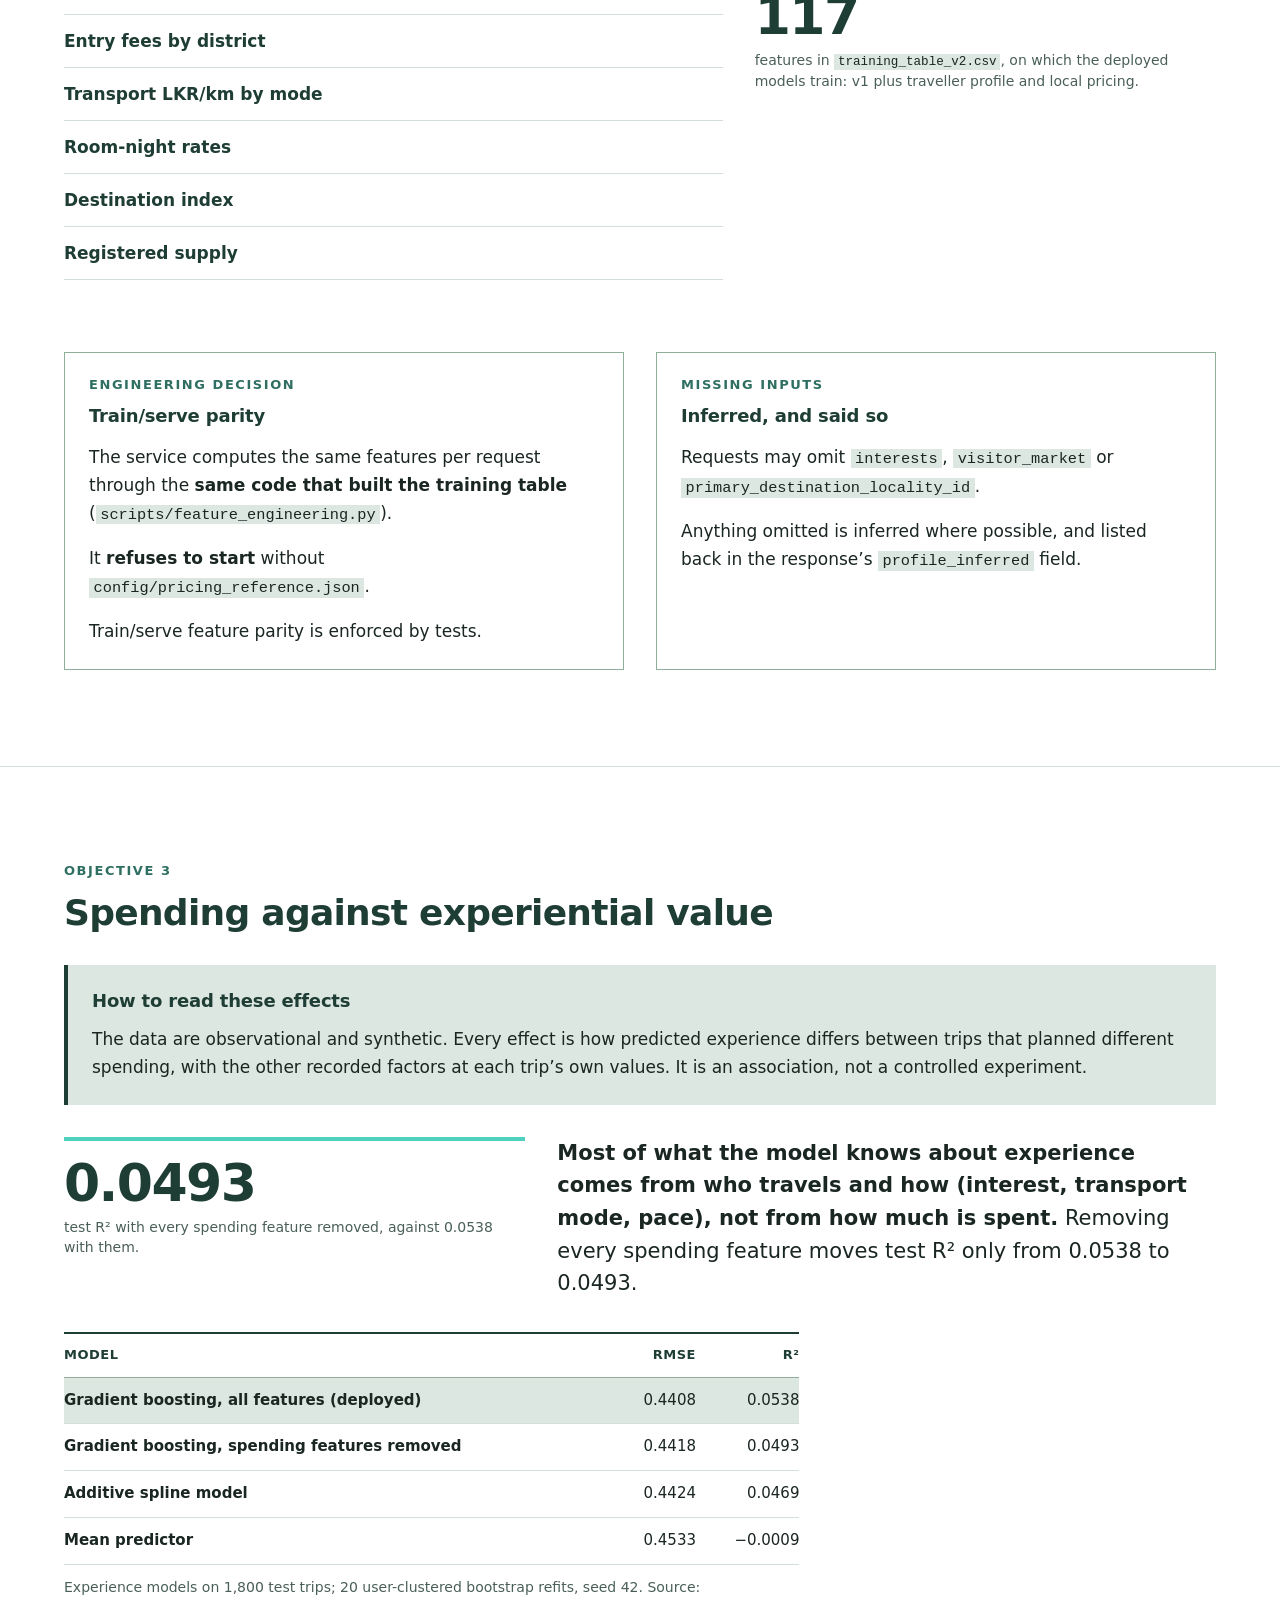
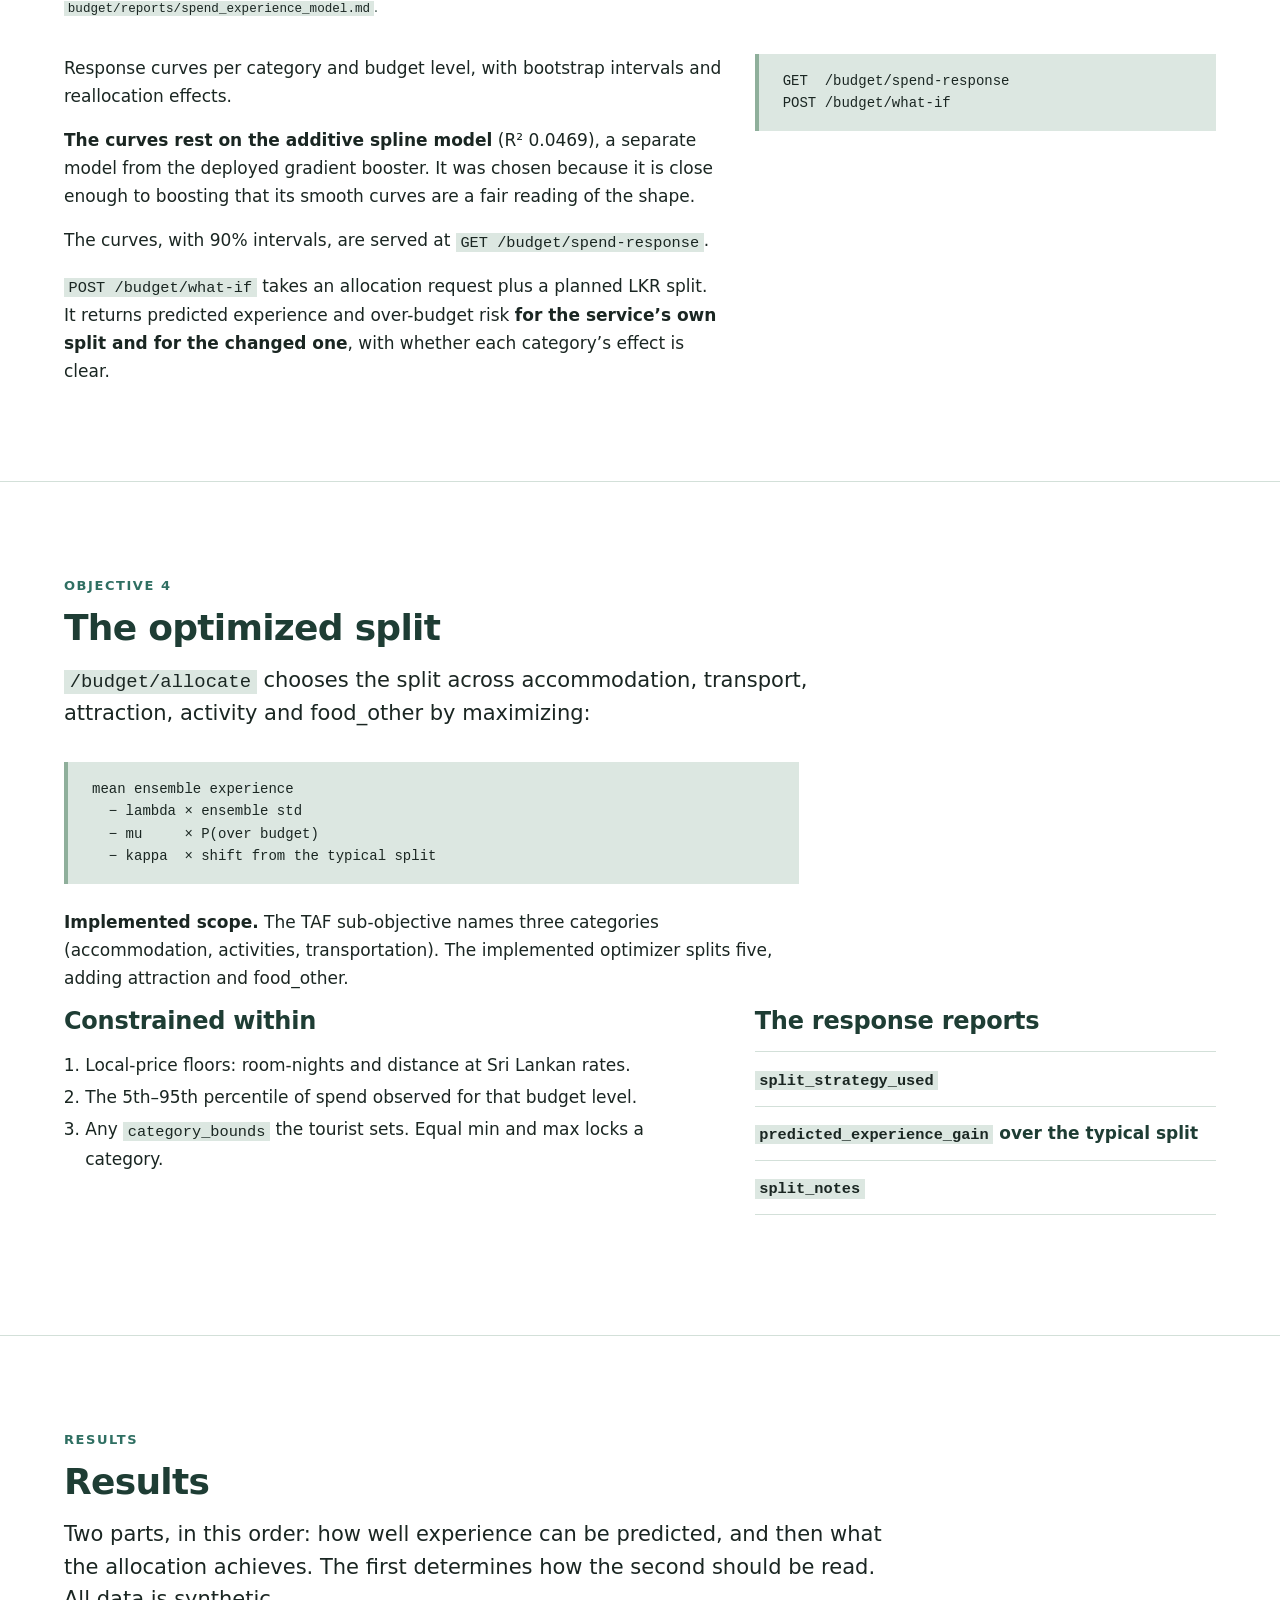
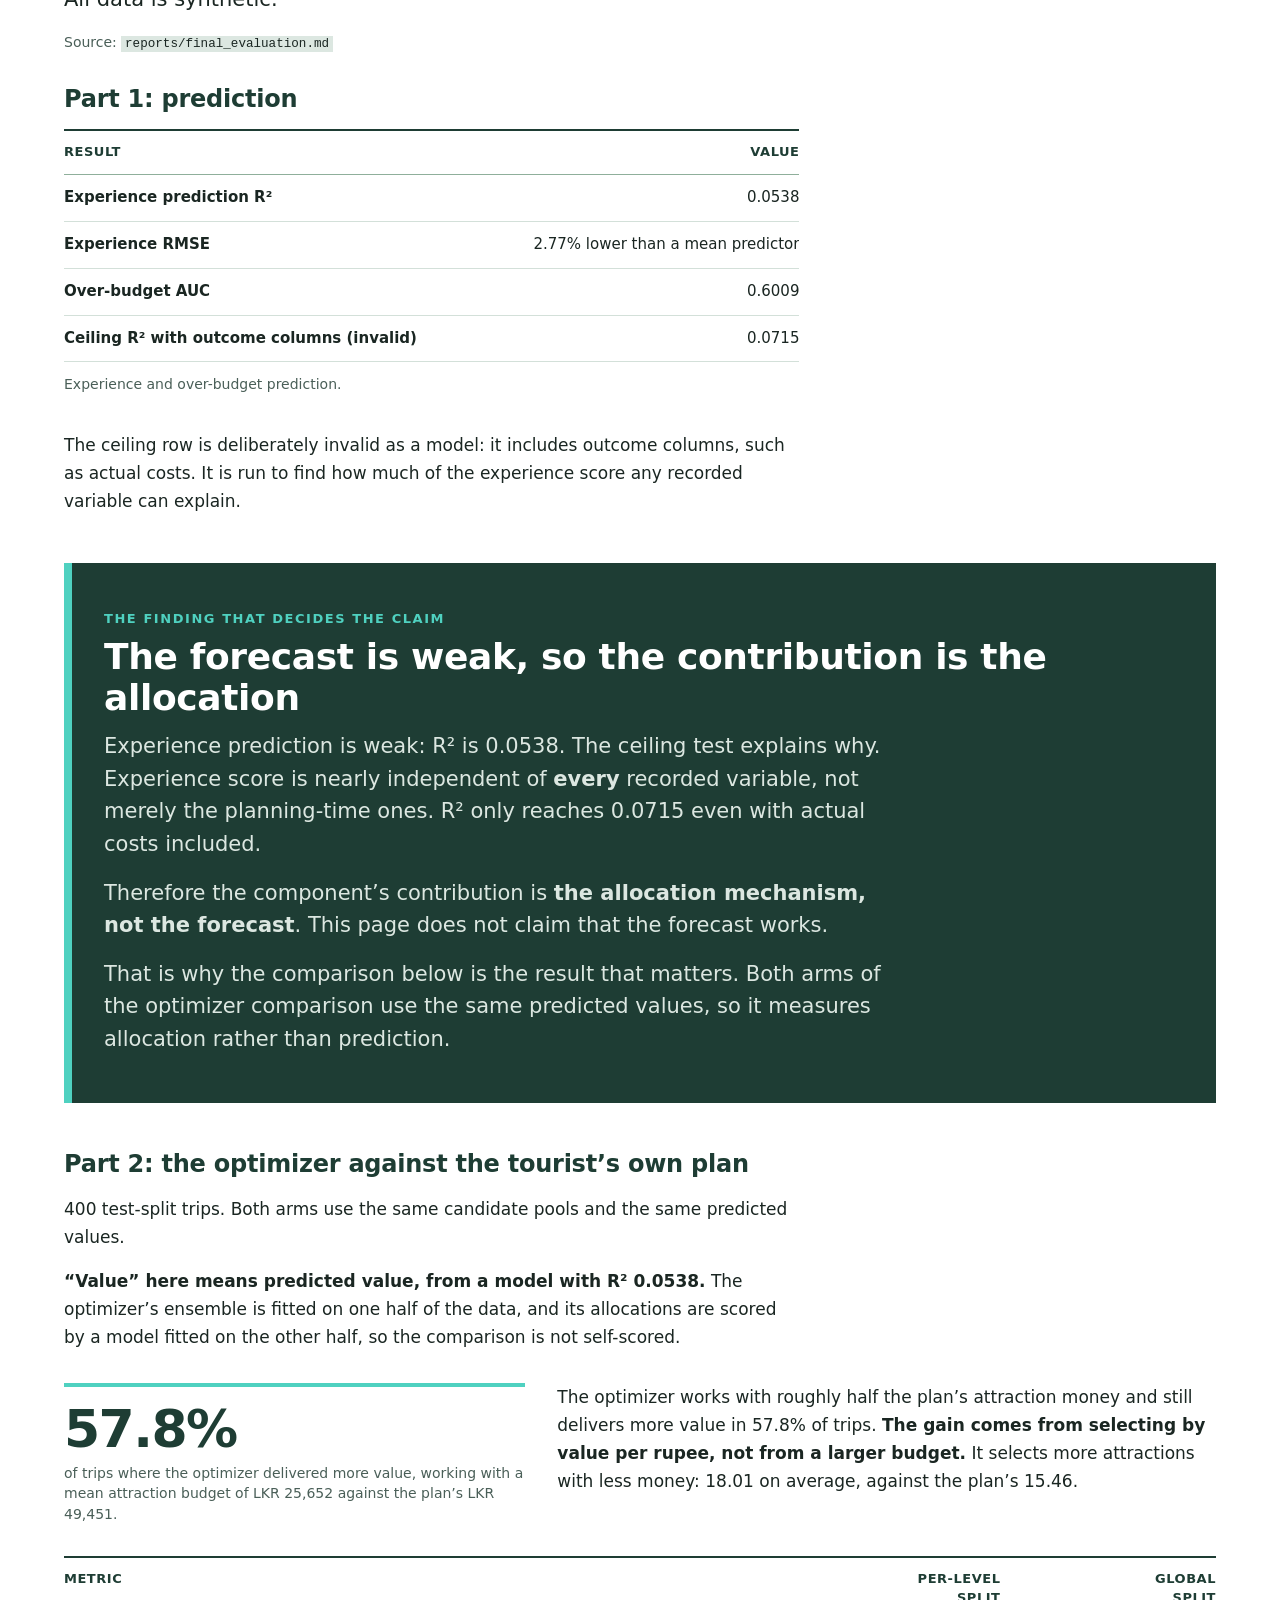
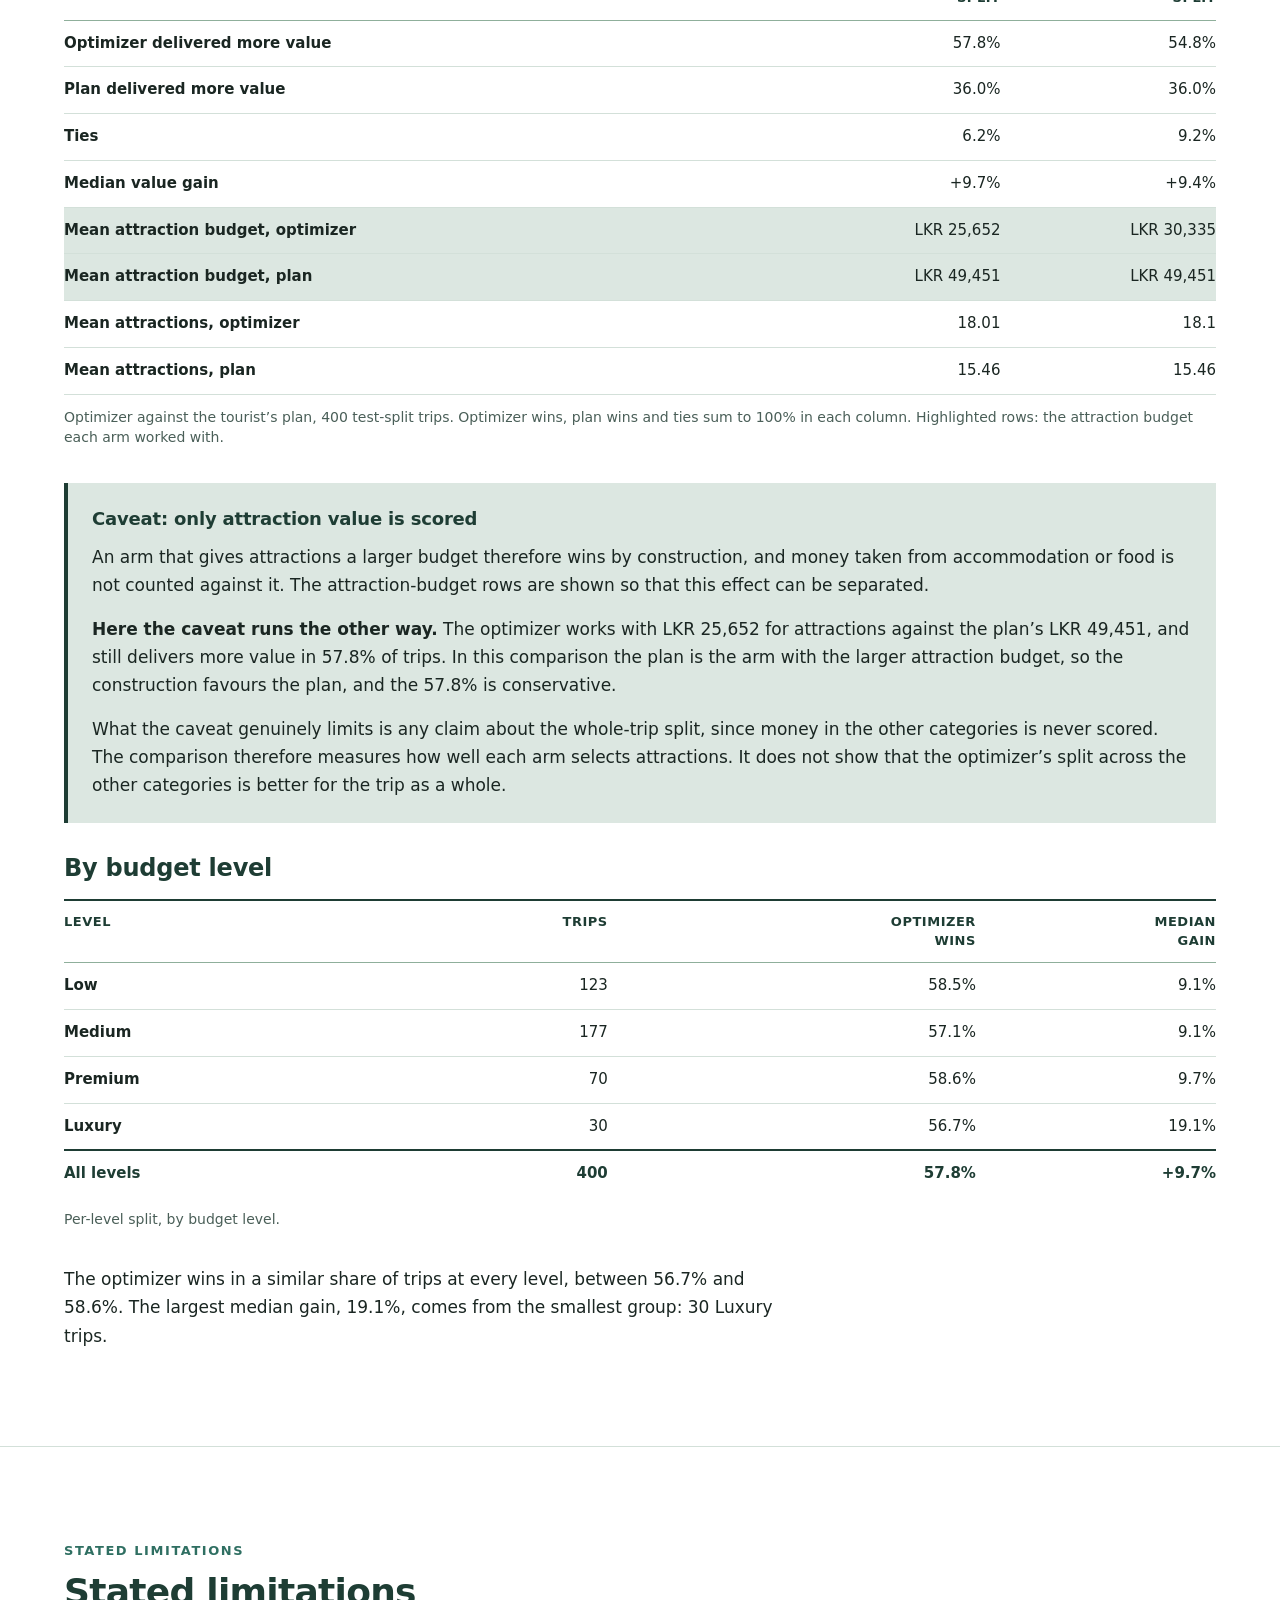
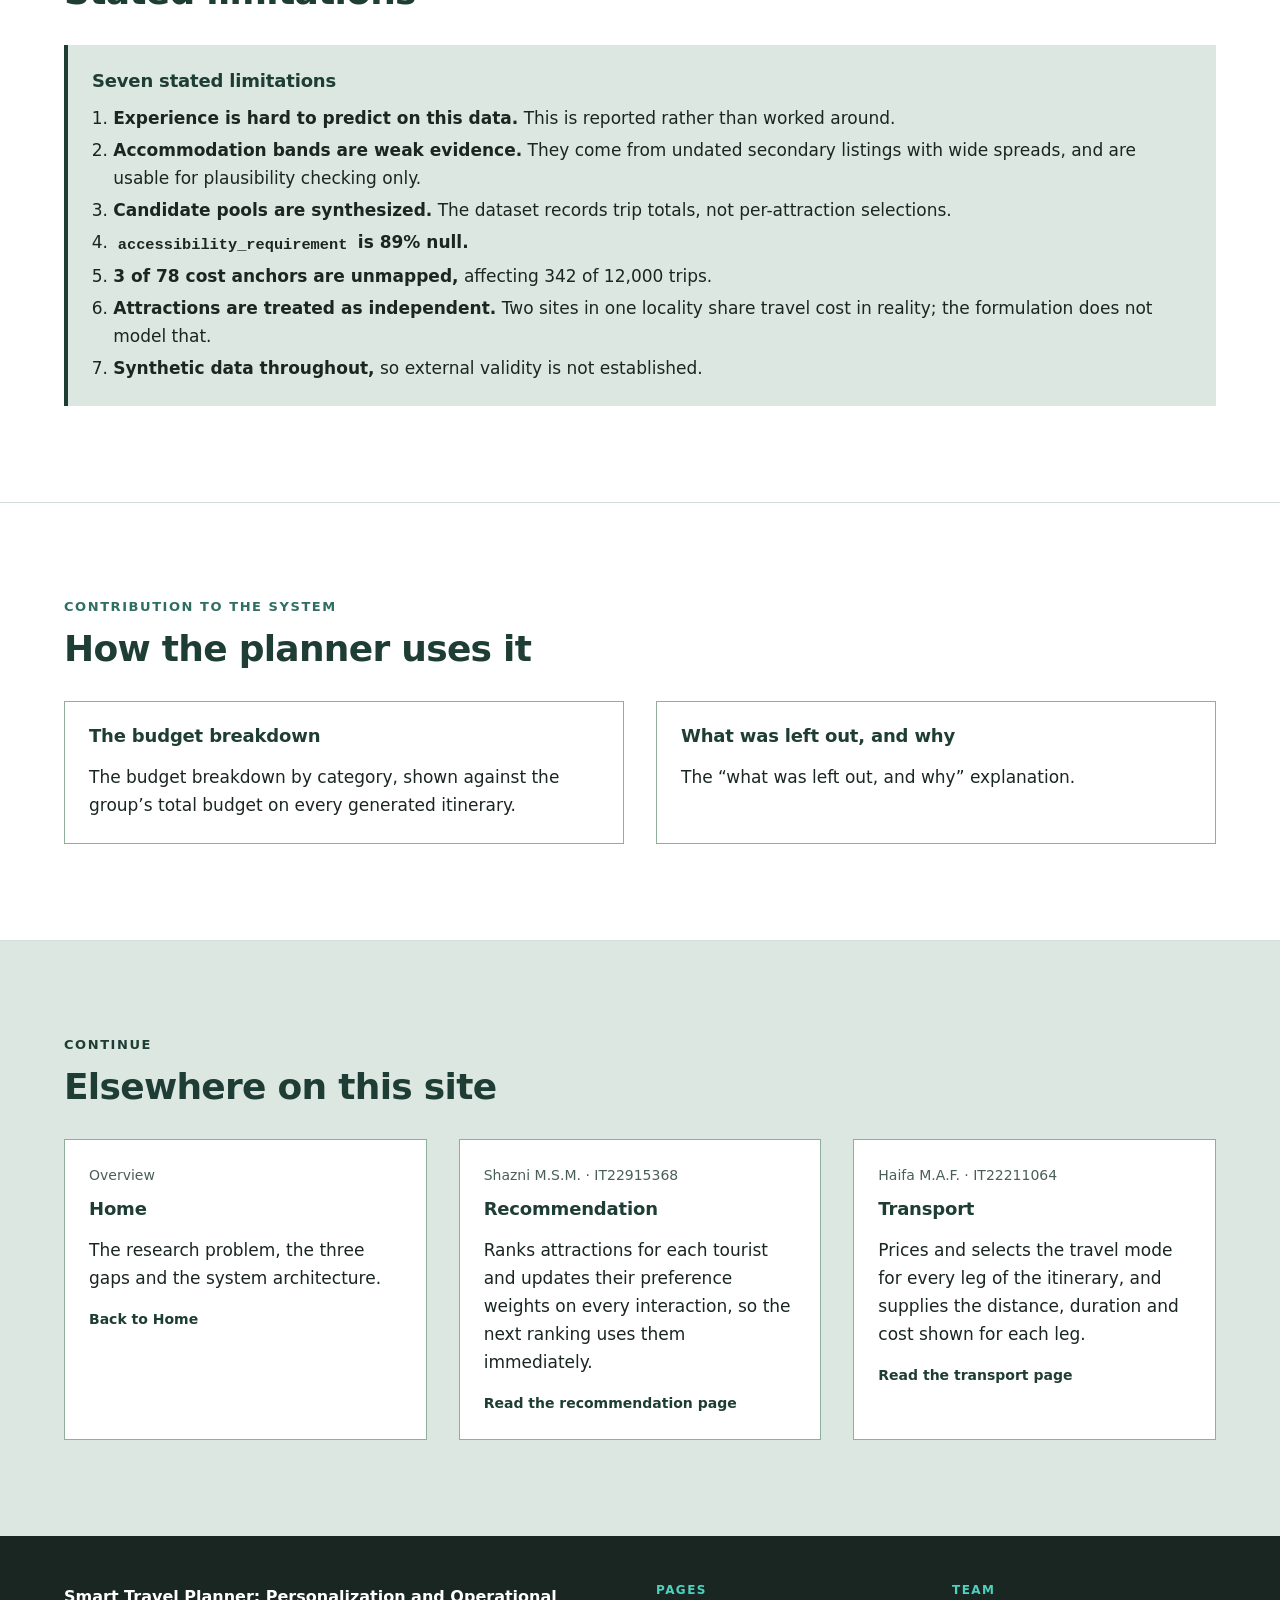
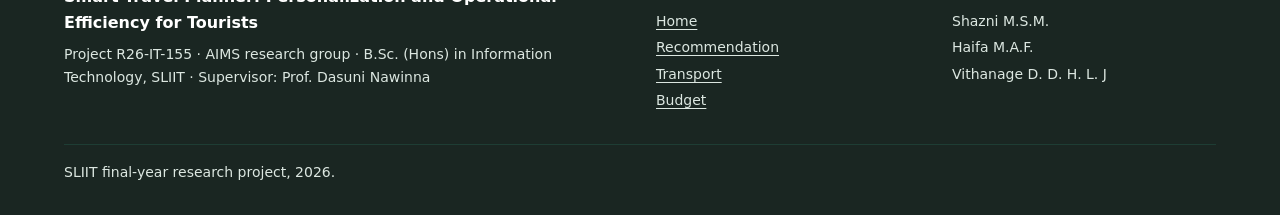
<file: budget.html>
<!DOCTYPE html>
<html lang="en" class="no-js">
<head>
  <meta charset="utf-8">
  <meta name="viewport" content="width=device-width, initial-scale=1">
  <title>Budget Component — Smart Travel Planner (R26-IT-155)</title>
  <meta name="description" content="Budget–experience decision intelligence component of the Smart Travel Planner (R26-IT-155, SLIIT), by Vithanage D. D. H. L. J: method, results and stated limitations.">
  <meta name="theme-color" content="#1a2622">
  <link rel="icon" href="data:,">
  <link rel="stylesheet" href="assets/css/styles.css">
  <script src="assets/js/main.js"></script>
</head>
<body>
  <a class="skip-link" href="#main">Skip to content</a>

  <header class="site-header">
    <div class="container site-header__inner">
      <a class="brand" href="index.html">
        <span class="brand__id">R26-IT-155</span>
        <span class="brand__name">Smart Travel Planner</span>
      </a>
      <button class="nav-toggle" type="button" aria-expanded="false" aria-controls="site-nav">Menu</button>
      <nav class="site-nav" id="site-nav" aria-label="Main">
        <ul class="site-nav__list">
          <li><a href="index.html">Home</a></li>
          <li><a href="recommendation.html">Recommendation</a></li>
          <li><a href="transport.html">Transport</a></li>
          <li><a href="budget.html" aria-current="page">Budget</a></li>
        </ul>
      </nav>
    </div>
  </header>

  <main id="main" tabindex="-1">

    <!-- 1. Header -->
    <section class="hero" aria-labelledby="page-title">
      <div class="container">
        <span class="eyebrow">Component &middot; Budget</span>
        <h1 id="page-title">Budget–experience decision intelligence</h1>
        <dl class="meta-strip">
          <div><dt>Owner</dt><dd>Vithanage D. D. H. L. J</dd></div>
          <div><dt>Reg. No</dt><dd>IT22369406</dd></div>
          <div><dt>Service</dt><dd><code>budget/</code></dd></div>
          <div><dt>Port</dt><dd>8003</dd></div>
        </dl>
      </div>
    </section>

    <!-- 2. Sub-objective, tasks, exclusions -->
    <section class="section" id="subobjective" aria-labelledby="subobjective-title">
      <div class="container">
        <div class="section-head">
          <span class="eyebrow">Sub-objective</span>
          <h2 id="subobjective-title">What this component sets out to do</h2>
        </div>
        <blockquote class="pullquote">
          <p>To design and implement a budget–experience decision intelligence component that produces an optimized budget allocation strategy indicating how a tourist’s financial resources should be distributed across accommodation, activities and transportation to maximize experiential value — without generating day-wise itineraries or schedules.</p>
          <footer>Sub-objective, Topic Assessment Form</footer>
        </blockquote>
        <div class="grid">
          <div class="span-7">
            <h3 class="mt-0">Tasks</h3>
            <ol class="mb-0">
              <li>Analyse existing tourism budgeting and cost-handling approaches.</li>
              <li>Identify experience-impact factors that influence satisfaction independently of scheduling.</li>
              <li>Define a quantitative experience value representation relating spending levels to perceived experience quality.</li>
              <li>Develop an AI-assisted decision model for optimal budget distribution.</li>
              <li>Generate an allocation output consumable by the itinerary and routing components.</li>
              <li>Evaluate how allocation strategies affect experience quality under varying budget constraints.</li>
            </ol>
          </div>
          <div class="span-5">
            <div class="callout mb-0">
              <span class="eyebrow callout__num">What it excludes</span>
              <h3 class="callout__title">An allocation profile, not a plan</h3>
              <p>This component does not generate day-wise itineraries. It does not produce schedules.</p>
              <p class="mb-0">Its output is a strategic allocation profile: how the money should be divided across categories.</p>
            </div>
          </div>
        </div>
      </div>
    </section>

    <!-- 3. Novelty -->
    <section class="section" id="novelty" aria-labelledby="novelty-title">
      <div class="container">
        <div class="section-head">
          <span class="eyebrow">Novelty</span>
          <h2 id="novelty-title">The novelty claim</h2>
        </div>
        <blockquote class="pullquote mb-0">
          <p>A budget–experience decision intelligence mechanism outputting a strategic financial allocation profile, focused on maximizing experiential value rather than validating or adjusting itineraries. Unlike itinerary-based budgeting, it operates independently of day-wise scheduling and provides cost–experience trade-off intelligence as a standalone decision-support output.</p>
          <footer>Novelty, Topic Assessment Form</footer>
        </blockquote>
      </div>
    </section>

    <!-- 4. The four objectives -->
    <section class="section section--tint" id="objectives" aria-labelledby="objectives-title">
      <div class="container">
        <div class="section-head">
          <span class="eyebrow">Method</span>
          <h2 id="objectives-title">Four objectives</h2>
          <p class="lead">The method is organized as four objectives.</p>
        </div>
        <ol class="stages mb-0">
          <li><span class="stages__name"><a href="#obj1">Existing approaches</a></span><span class="stages__desc">Five approach families; limitations reproduced on the project’s own data.</span></li>
          <li><span class="stages__name"><a href="#obj2">Sri Lankan cost data</a></span><span class="stages__desc">A localized pricing reference and a 117-feature training table.</span></li>
          <li><span class="stages__name"><a href="#obj3">Spending against value</a></span><span class="stages__desc">Response curves per category and budget level.</span></li>
          <li><span class="stages__name"><a href="#obj4">The optimized split</a></span><span class="stages__desc">The allocation across five spending categories.</span></li>
        </ol>
      </div>
    </section>

    <!-- Objective 1 -->
    <section class="section" id="obj1" aria-labelledby="obj1-title">
      <div class="container">
        <div class="section-head">
          <span class="eyebrow">Objective 1</span>
          <h2 id="obj1-title">Existing approaches</h2>
        </div>
        <div class="measure">
          <p><code>reports/existing_approaches_review.md</code> reviews five approach families, with a comparison matrix and three limitations, L1–L3.</p>
          <p class="mb-0"><code>reports/existing_approaches_evidence.md</code> then reproduces each limitation <strong>on the project’s own data</strong>, rather than asserting it from literature.</p>
        </div>
      </div>
    </section>

    <!-- Objective 2 -->
    <section class="section" id="obj2" aria-labelledby="obj2-title">
      <div class="container">
        <div class="section-head">
          <span class="eyebrow">Objective 2</span>
          <h2 id="obj2-title">Sri Lankan cost data and feature table v2</h2>
        </div>
        <div class="grid">
          <div class="span-7">
            <h3 class="mt-0">A localized pricing reference</h3>
            <ul class="rule-list">
              <li>Entry fees by district</li>
              <li>Transport LKR/km by mode</li>
              <li>Room-night rates</li>
              <li>Destination index</li>
              <li>Registered supply</li>
            </ul>
          </div>
          <div class="span-5">
            <p class="stat">
              <span class="stat__value">117</span>
              <span class="stat__label">features in <code>training_table_v2.csv</code>, on which the deployed models train: v1 plus traveller profile and local pricing.</span>
            </p>
          </div>
        </div>

        <div class="grid mt-7">
          <article class="span-6 card" aria-labelledby="parity-title">
            <span class="eyebrow">Engineering decision</span>
            <h3 class="card__title" id="parity-title">Train/serve parity</h3>
            <p>The service computes the same features per request through the <strong>same code that built the training table</strong> (<code>scripts/feature_engineering.py</code>).</p>
            <p>It <strong>refuses to start</strong> without <code>config/pricing_reference.json</code>.</p>
            <p class="mb-0">Train/serve feature parity is enforced by tests.</p>
          </article>
          <article class="span-6 card" aria-labelledby="inferred-title">
            <span class="eyebrow">Missing inputs</span>
            <h3 class="card__title" id="inferred-title">Inferred, and said so</h3>
            <p>Requests may omit <code>interests</code>, <code>visitor_market</code> or <code>primary_destination_locality_id</code>.</p>
            <p class="mb-0">Anything omitted is inferred where possible, and listed back in the response’s <code>profile_inferred</code> field.</p>
          </article>
        </div>
      </div>
    </section>

    <!-- Objective 3 -->
    <section class="section" id="obj3" aria-labelledby="obj3-title">
      <div class="container">
        <div class="section-head">
          <span class="eyebrow">Objective 3</span>
          <h2 id="obj3-title">Spending against experiential value</h2>
        </div>
        <div class="callout">
          <h3 class="callout__title">How to read these effects</h3>
          <p class="mb-0">The data are observational and synthetic. Every effect is how predicted experience differs between trips that planned different spending, with the other recorded factors at each trip’s own values. It is an association, not a controlled experiment.</p>
        </div>

        <div class="grid my-6">
          <p class="stat span-5">
            <span class="stat__value">0.0493</span>
            <span class="stat__label">test R² with every spending feature removed, against 0.0538 with them.</span>
          </p>
          <div class="span-7 measure">
            <p class="lead mb-0"><strong>Most of what the model knows about experience comes from who travels and how (interest, transport mode, pace), not from how much is spent.</strong> Removing every spending feature moves test R² only from 0.0538 to 0.0493.</p>
          </div>
        </div>

        <div class="table-wrap measure" role="region" aria-labelledby="models-caption" tabindex="0">
          <table class="table">
            <caption id="models-caption">Experience models on 1,800 test trips; 20 user-clustered bootstrap refits, seed 42. Source: <code>budget/reports/spend_experience_model.md</code>.</caption>
            <thead>
              <tr><th scope="col">Model</th><th scope="col" class="num">RMSE</th><th scope="col" class="num">R²</th></tr>
            </thead>
            <tbody>
              <tr class="is-highlight"><th scope="row">Gradient boosting, all features (deployed)</th><td class="num">0.4408</td><td class="num">0.0538</td></tr>
              <tr><th scope="row">Gradient boosting, spending features removed</th><td class="num">0.4418</td><td class="num">0.0493</td></tr>
              <tr><th scope="row">Additive spline model</th><td class="num">0.4424</td><td class="num">0.0469</td></tr>
              <tr><th scope="row">Mean predictor</th><td class="num">0.4533</td><td class="num">−0.0009</td></tr>
            </tbody>
          </table>
        </div>

        <div class="grid">
          <div class="span-7 measure">
            <p>Response curves per category and budget level, with bootstrap intervals and reallocation effects.</p>
            <p><strong>The curves rest on the additive spline model</strong> (R² 0.0469), a separate model from the deployed gradient booster. It was chosen because it is close enough to boosting that its smooth curves are a fair reading of the shape.</p>
            <p>The curves, with 90% intervals, are served at <code>GET /budget/spend-response</code>.</p>
            <p class="mb-0"><code>POST /budget/what-if</code> takes an allocation request plus a planned LKR split. It returns predicted experience and over-budget risk <strong>for the service’s own split and for the changed one</strong>, with whether each category’s effect is clear.</p>
          </div>
          <div class="span-5">
<pre class="code"><code>GET  /budget/spend-response
POST /budget/what-if</code></pre>
          </div>
        </div>
      </div>
    </section>

    <!-- Objective 4 -->
    <section class="section" id="obj4" aria-labelledby="obj4-title">
      <div class="container">
        <div class="section-head">
          <span class="eyebrow">Objective 4</span>
          <h2 id="obj4-title">The optimized split</h2>
          <p class="lead"><code>/budget/allocate</code> chooses the split across accommodation, transport, attraction, activity and food_other by maximizing:</p>
        </div>
        <div class="measure">
<pre class="code"><code>mean ensemble experience
  − lambda × ensemble std
  − mu     × P(over budget)
  − kappa  × shift from the typical split</code></pre>
          <p><strong>Implemented scope.</strong> The TAF sub-objective names three categories (accommodation, activities, transportation). The implemented optimizer splits five, adding attraction and food_other.</p>
        </div>
        <div class="grid">
          <div class="span-7">
            <h3 class="mt-0">Constrained within</h3>
            <ol>
              <li>Local-price floors: room-nights and distance at Sri Lankan rates.</li>
              <li>The 5th–95th percentile of spend observed for that budget level.</li>
              <li>Any <code>category_bounds</code> the tourist sets. Equal min and max locks a category.</li>
            </ol>
          </div>
          <div class="span-5">
            <h3 class="mt-0">The response reports</h3>
            <ul class="rule-list">
              <li><code>split_strategy_used</code></li>
              <li><code>predicted_experience_gain</code> over the typical split</li>
              <li><code>split_notes</code></li>
            </ul>
          </div>
        </div>
      </div>
    </section>

    <!-- 5. Results -->
    <section class="section" id="results" aria-labelledby="results-title">
      <div class="container">
        <div class="section-head">
          <span class="eyebrow">Results</span>
          <h2 id="results-title">Results</h2>
          <p class="lead">Two parts, in this order: how well experience can be predicted, and then what the allocation achieves. The first determines how the second should be read. All data is synthetic.</p>
          <p class="small muted">Source: <code>reports/final_evaluation.md</code></p>
        </div>

        <h3 id="results-prediction">Part 1: prediction</h3>
        <div class="table-wrap measure" role="region" aria-labelledby="pred-caption" tabindex="0">
          <table class="table">
            <caption id="pred-caption">Experience and over-budget prediction.</caption>
            <thead>
              <tr><th scope="col">Result</th><th scope="col" class="num">Value</th></tr>
            </thead>
            <tbody>
              <tr><th scope="row">Experience prediction R²</th><td class="num">0.0538</td></tr>
              <tr><th scope="row">Experience RMSE</th><td class="num">2.77% lower than a mean predictor</td></tr>
              <tr><th scope="row">Over-budget AUC</th><td class="num">0.6009</td></tr>
              <tr><th scope="row">Ceiling R² with outcome columns (invalid)</th><td class="num">0.0715</td></tr>
            </tbody>
          </table>
        </div>
        <p class="measure">The ceiling row is deliberately invalid as a model: it includes outcome columns, such as actual costs. It is run to find how much of the experience score any recorded variable can explain.</p>

        <div class="callout callout--key mt-7">
          <span class="eyebrow callout__num">The finding that decides the claim</span>
          <h3 class="callout__title">The forecast is weak, so the contribution is the allocation</h3>
          <p>Experience prediction is weak: R² is 0.0538. The ceiling test explains why. Experience score is nearly independent of <strong>every</strong> recorded variable, not merely the planning-time ones. R² only reaches 0.0715 even with actual costs included.</p>
          <p>Therefore the component’s contribution is <strong>the allocation mechanism, not the forecast</strong>. This page does not claim that the forecast works.</p>
          <p class="mb-0">That is why the comparison below is the result that matters. Both arms of the optimizer comparison use the same predicted values, so it measures allocation rather than prediction.</p>
        </div>

        <h3 id="results-allocation" class="mt-7">Part 2: the optimizer against the tourist’s own plan</h3>
        <p class="measure">400 test-split trips. Both arms use the same candidate pools and the same predicted values.</p>
        <p class="measure"><strong>“Value” here means predicted value, from a model with R² 0.0538.</strong> The optimizer’s ensemble is fitted on one half of the data, and its allocations are scored by a model fitted on the other half, so the comparison is not self-scored.</p>

        <div class="grid my-6">
          <p class="stat span-5">
            <span class="stat__value">57.8%</span>
            <span class="stat__label">of trips where the optimizer delivered more value, working with a mean attraction budget of LKR 25,652 against the plan’s LKR 49,451.</span>
          </p>
          <div class="span-7 measure">
            <p class="mb-0">The optimizer works with roughly half the plan’s attraction money and still delivers more value in 57.8% of trips. <strong>The gain comes from selecting by value per rupee, not from a larger budget.</strong> It selects more attractions with less money: 18.01 on average, against the plan’s 15.46.</p>
          </div>
        </div>

        <div class="table-wrap" role="region" aria-labelledby="opt-caption" tabindex="0">
          <table class="table">
            <caption id="opt-caption">Optimizer against the tourist’s plan, 400 test-split trips. Optimizer wins, plan wins and ties sum to 100% in each column. Highlighted rows: the attraction budget each arm worked with.</caption>
            <thead>
              <tr><th scope="col">Metric</th><th scope="col" class="num">Per-level<br>split</th><th scope="col" class="num">Global<br>split</th></tr>
            </thead>
            <tbody>
              <tr><th scope="row">Optimizer delivered more value</th><td class="num">57.8%</td><td class="num">54.8%</td></tr>
              <tr><th scope="row">Plan delivered more value</th><td class="num">36.0%</td><td class="num">36.0%</td></tr>
              <tr><th scope="row">Ties</th><td class="num">6.2%</td><td class="num">9.2%</td></tr>
              <tr><th scope="row">Median value gain</th><td class="num">+9.7%</td><td class="num">+9.4%</td></tr>
              <tr class="is-highlight"><th scope="row">Mean attraction budget, optimizer</th><td class="num">LKR 25,652</td><td class="num">LKR 30,335</td></tr>
              <tr class="is-highlight"><th scope="row">Mean attraction budget, plan</th><td class="num">LKR 49,451</td><td class="num">LKR 49,451</td></tr>
              <tr><th scope="row">Mean attractions, optimizer</th><td class="num">18.01</td><td class="num">18.1</td></tr>
              <tr><th scope="row">Mean attractions, plan</th><td class="num">15.46</td><td class="num">15.46</td></tr>
            </tbody>
          </table>
        </div>

        <div class="callout">
          <h3 class="callout__title">Caveat: only attraction value is scored</h3>
          <p>An arm that gives attractions a larger budget therefore wins by construction, and money taken from accommodation or food is not counted against it. The attraction-budget rows are shown so that this effect can be separated.</p>
          <p><strong>Here the caveat runs the other way.</strong> The optimizer works with LKR 25,652 for attractions against the plan’s LKR 49,451, and still delivers more value in 57.8% of trips. In this comparison the plan is the arm with the larger attraction budget, so the construction favours the plan, and the 57.8% is conservative.</p>
          <p class="mb-0">What the caveat genuinely limits is any claim about the whole-trip split, since money in the other categories is never scored. The comparison therefore measures how well each arm selects attractions. It does not show that the optimizer’s split across the other categories is better for the trip as a whole.</p>
        </div>

        <h3 id="results-levels">By budget level</h3>
        <div class="table-wrap" role="region" aria-labelledby="levels-caption" tabindex="0">
          <table class="table">
            <caption id="levels-caption">Per-level split, by budget level.</caption>
            <thead>
              <tr><th scope="col">Level</th><th scope="col" class="num">Trips</th><th scope="col" class="num">Optimizer<br>wins</th><th scope="col" class="num">Median<br>gain</th></tr>
            </thead>
            <tbody>
              <tr><th scope="row">Low</th><td class="num">123</td><td class="num">58.5%</td><td class="num">9.1%</td></tr>
              <tr><th scope="row">Medium</th><td class="num">177</td><td class="num">57.1%</td><td class="num">9.1%</td></tr>
              <tr><th scope="row">Premium</th><td class="num">70</td><td class="num">58.6%</td><td class="num">9.7%</td></tr>
              <tr><th scope="row">Luxury</th><td class="num">30</td><td class="num">56.7%</td><td class="num">19.1%</td></tr>
            </tbody>
            <tfoot>
              <tr><th scope="row">All levels</th><td class="num">400</td><td class="num">57.8%</td><td class="num">+9.7%</td></tr>
            </tfoot>
          </table>
        </div>
        <p class="measure mb-0">The optimizer wins in a similar share of trips at every level, between 56.7% and 58.6%. The largest median gain, 19.1%, comes from the smallest group: 30 Luxury trips.</p>
      </div>
    </section>

    <!-- 6. Stated limitations -->
    <section class="section" id="limitations" aria-labelledby="limitations-title">
      <div class="container">
        <div class="section-head">
          <span class="eyebrow">Stated limitations</span>
          <h2 id="limitations-title">Stated limitations</h2>
        </div>
        <div class="callout mb-0">
          <h3 class="callout__title">Seven stated limitations</h3>
          <ol class="mb-0">
            <li><strong>Experience is hard to predict on this data.</strong> This is reported rather than worked around.</li>
            <li><strong>Accommodation bands are weak evidence.</strong> They come from undated secondary listings with wide spreads, and are usable for plausibility checking only.</li>
            <li><strong>Candidate pools are synthesized.</strong> The dataset records trip totals, not per-attraction selections.</li>
            <li><strong><code>accessibility_requirement</code> is 89% null.</strong></li>
            <li><strong>3 of 78 cost anchors are unmapped,</strong> affecting 342 of 12,000 trips.</li>
            <li><strong>Attractions are treated as independent.</strong> Two sites in one locality share travel cost in reality; the formulation does not model that.</li>
            <li><strong>Synthetic data throughout,</strong> so external validity is not established.</li>
          </ol>
        </div>
      </div>
    </section>

    <!-- 7. Contribution -->
    <section class="section" id="contribution" aria-labelledby="contribution-title">
      <div class="container">
        <div class="section-head">
          <span class="eyebrow">Contribution to the system</span>
          <h2 id="contribution-title">How the planner uses it</h2>
        </div>
        <div class="grid">
          <article class="span-6 card" aria-labelledby="breakdown-title">
            <h3 class="card__title" id="breakdown-title">The budget breakdown</h3>
            <p class="mb-0">The budget breakdown by category, shown against the group’s total budget on every generated itinerary.</p>
          </article>
          <article class="span-6 card" aria-labelledby="leftout-title">
            <h3 class="card__title" id="leftout-title">What was left out, and why</h3>
            <p class="mb-0">The “what was left out, and why” explanation.</p>
          </article>
        </div>
      </div>
    </section>

    <!-- 8. Onward links -->
    <section class="section section--tint" id="more" aria-labelledby="more-title">
      <div class="container">
        <div class="section-head">
          <span class="eyebrow">Continue</span>
          <h2 id="more-title">Elsewhere on this site</h2>
        </div>
        <div class="grid">
          <article class="span-4 card card--link">
            <p class="card__meta">Overview</p>
            <h3 class="card__title"><a href="index.html">Home</a></h3>
            <p>The research problem, the three gaps and the system architecture.</p>
            <p class="card__cta" aria-hidden="true">Back to Home</p>
          </article>
          <article class="span-4 card card--link">
            <p class="card__meta">Shazni M.S.M. &middot; IT22915368</p>
            <h3 class="card__title"><a href="recommendation.html">Recommendation</a></h3>
            <p>Ranks attractions for each tourist and updates their preference weights on every interaction, so the next ranking uses them immediately.</p>
            <p class="card__cta" aria-hidden="true">Read the recommendation page</p>
          </article>
          <article class="span-4 card card--link">
            <p class="card__meta">Haifa M.A.F. &middot; IT22211064</p>
            <h3 class="card__title"><a href="transport.html">Transport</a></h3>
            <p>Prices and selects the travel mode for every leg of the itinerary, and supplies the distance, duration and cost shown for each leg.</p>
            <p class="card__cta" aria-hidden="true">Read the transport page</p>
          </article>
        </div>
      </div>
    </section>

  </main>

  <footer class="site-footer">
    <div class="container">
      <div class="grid">
        <div class="span-6">
          <p class="site-footer__title">Smart Travel Planner: Personalization and Operational Efficiency for Tourists</p>
          <p class="mb-0">Project R26-IT-155 &middot; AIMS research group &middot; B.Sc. (Hons) in Information Technology, SLIIT &middot; Supervisor: Prof. Dasuni Nawinna</p>
        </div>
        <div class="span-3">
          <h2>Pages</h2>
          <ul>
            <li><a href="index.html">Home</a></li>
            <li><a href="recommendation.html">Recommendation</a></li>
            <li><a href="transport.html">Transport</a></li>
            <li><a href="budget.html">Budget</a></li>
          </ul>
        </div>
        <div class="span-3">
          <h2>Team</h2>
          <ul>
            <li>Shazni M.S.M.</li>
            <li>Haifa M.A.F.</li>
            <li>Vithanage D. D. H. L. J</li>
          </ul>
        </div>
      </div>
      <p class="site-footer__meta mb-0">SLIIT final-year research project, 2026.</p>
    </div>
  </footer>
</body>
</html>
</file>
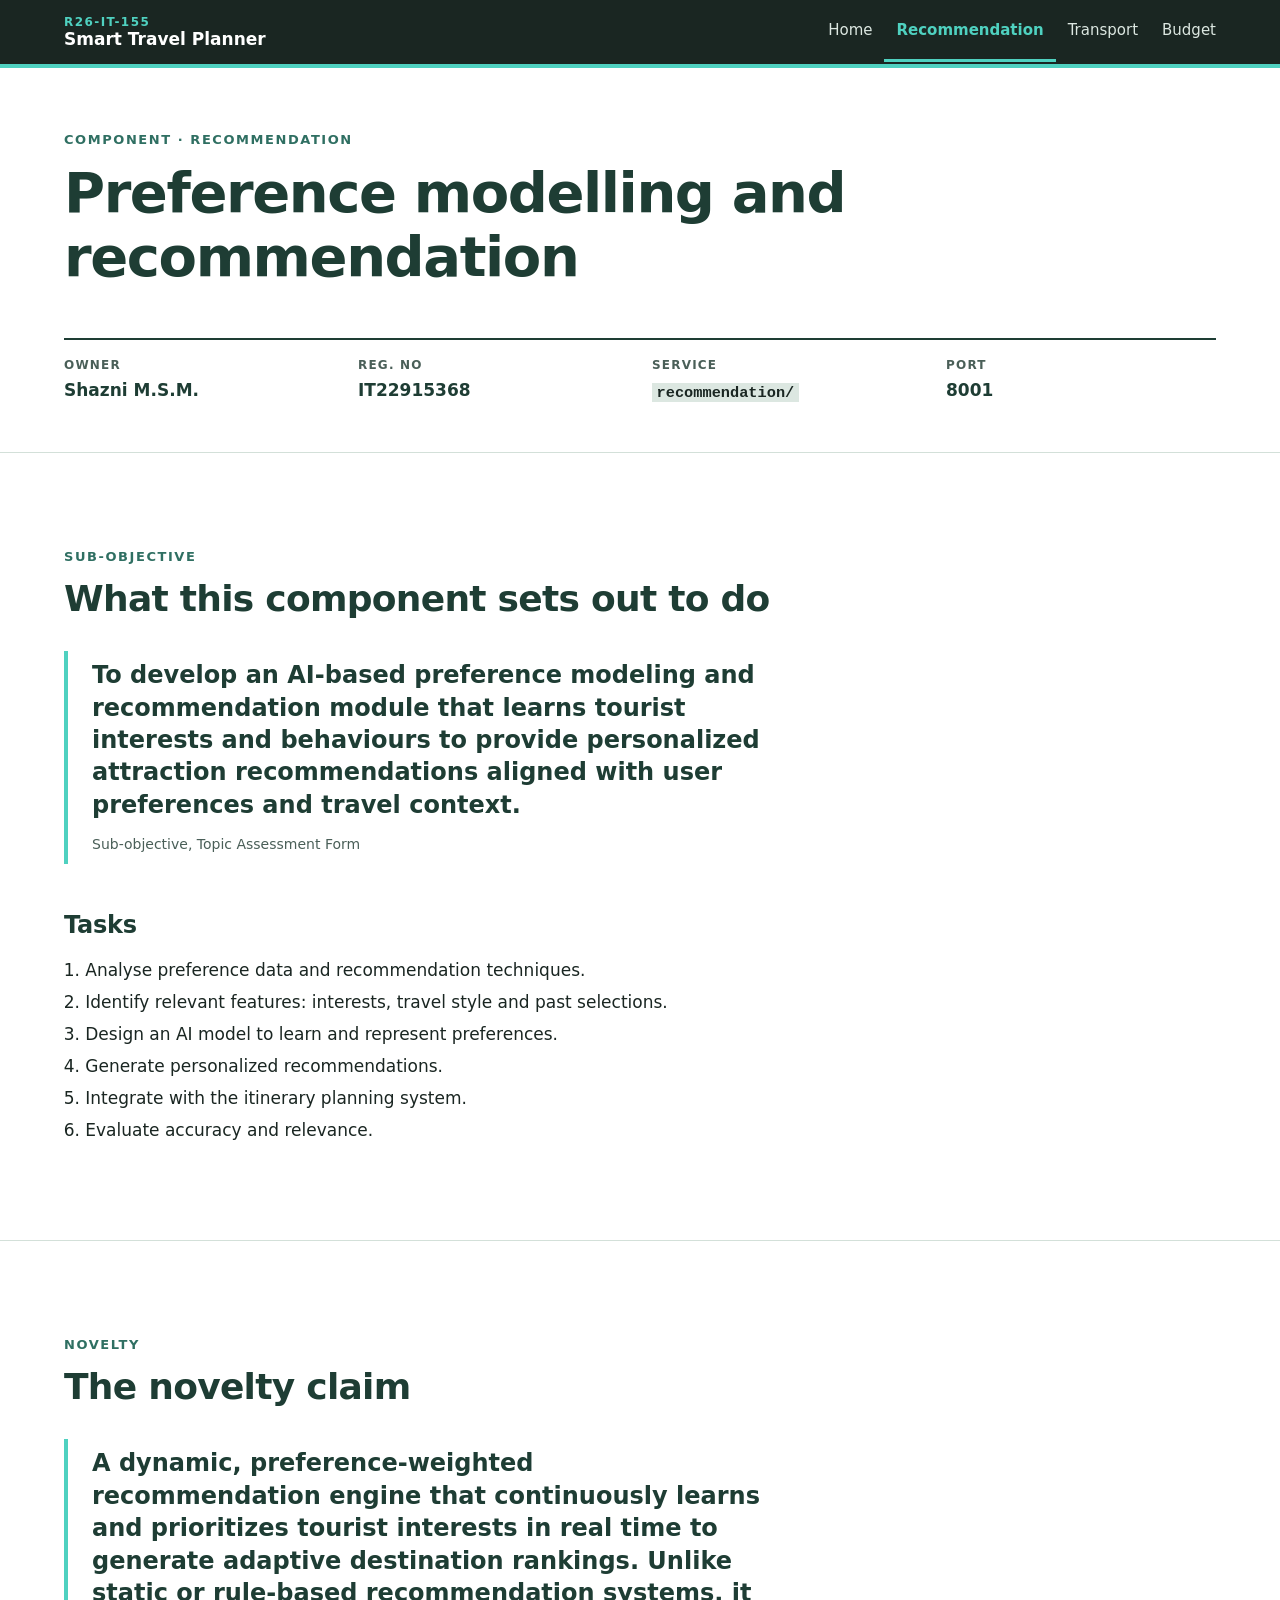
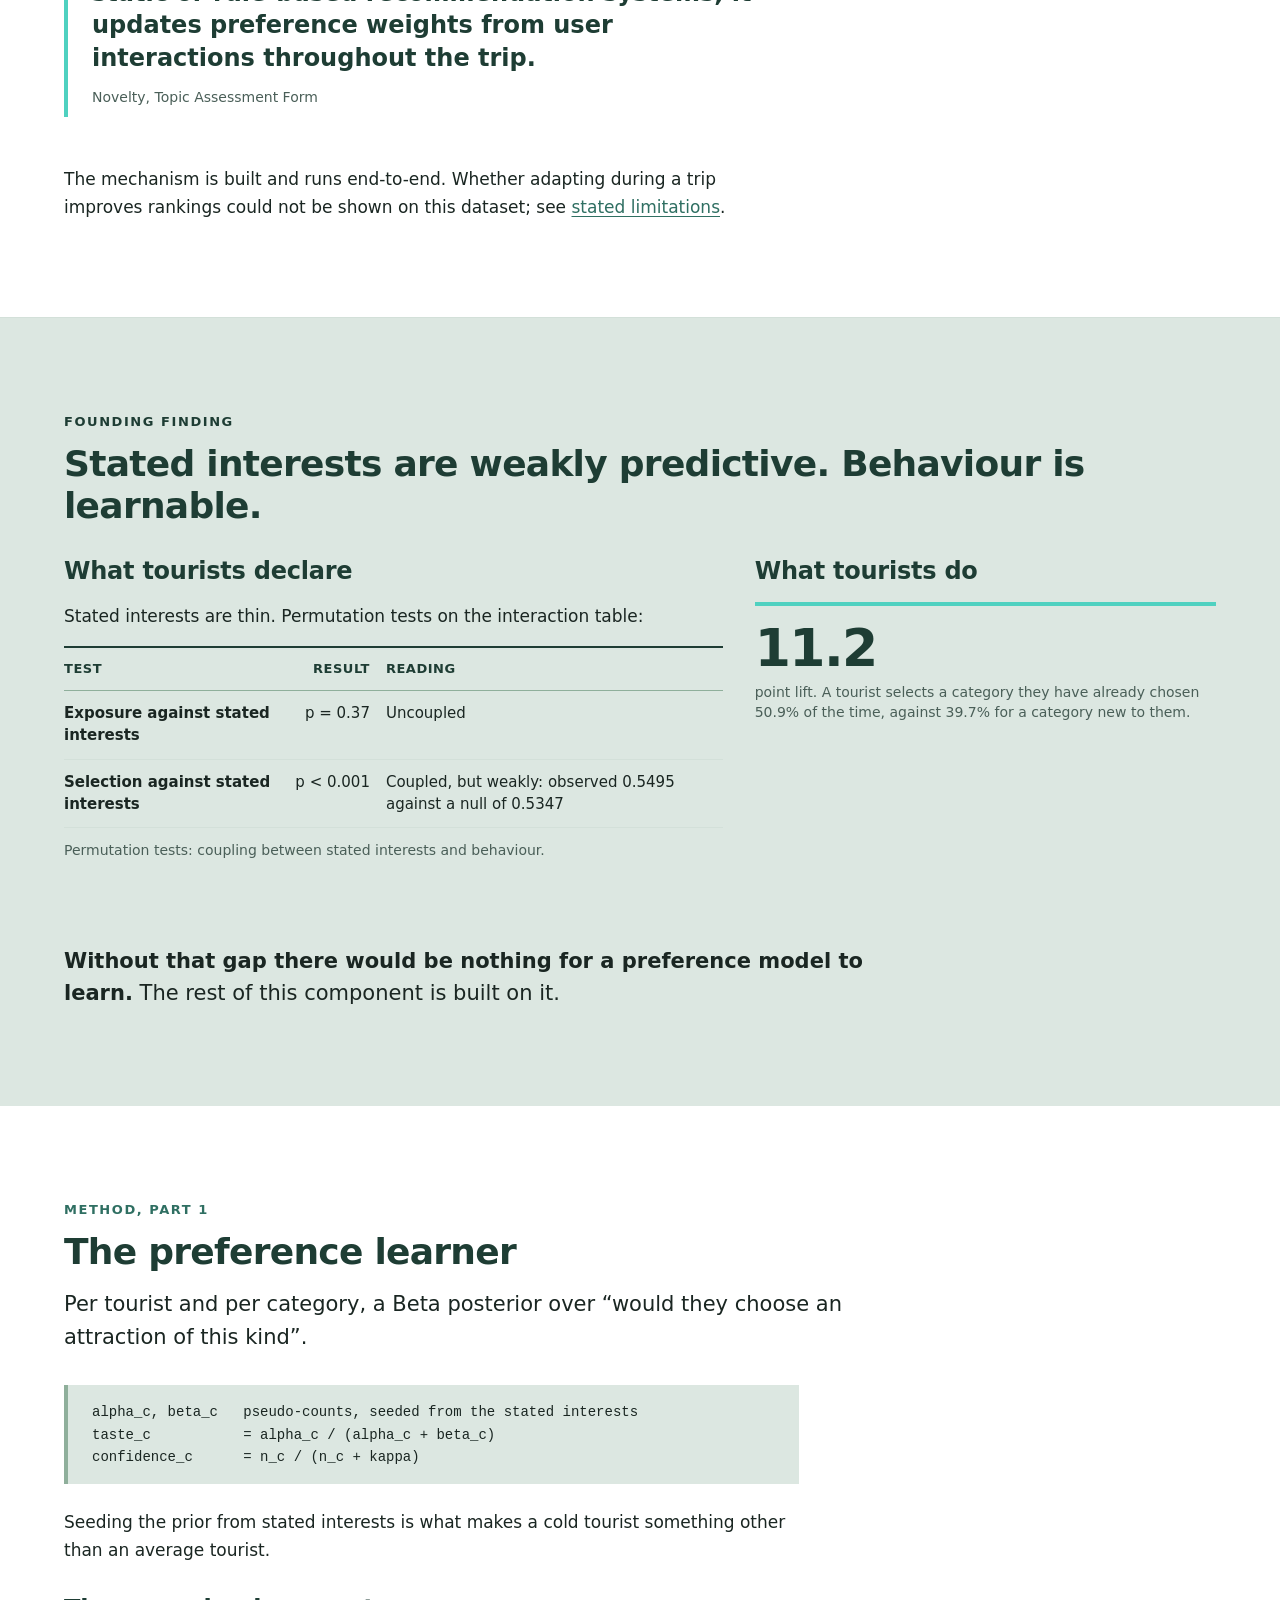
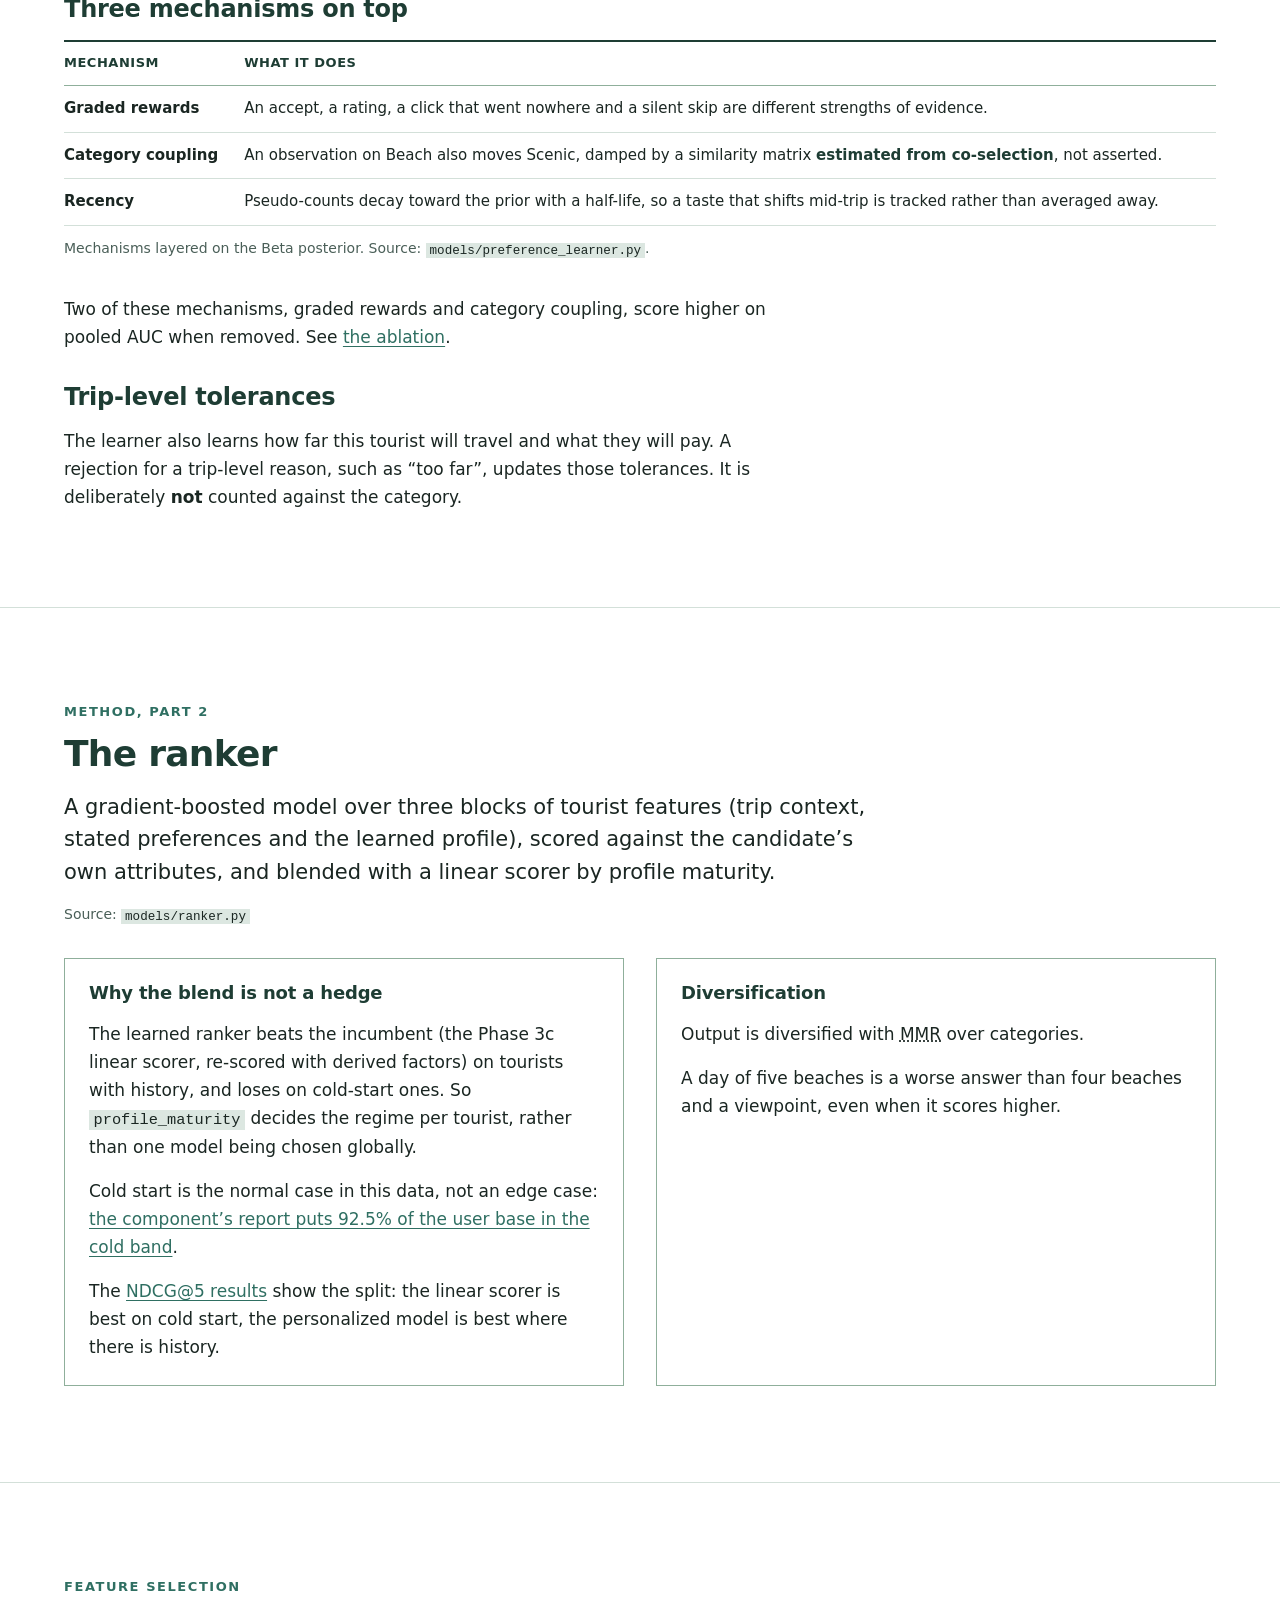
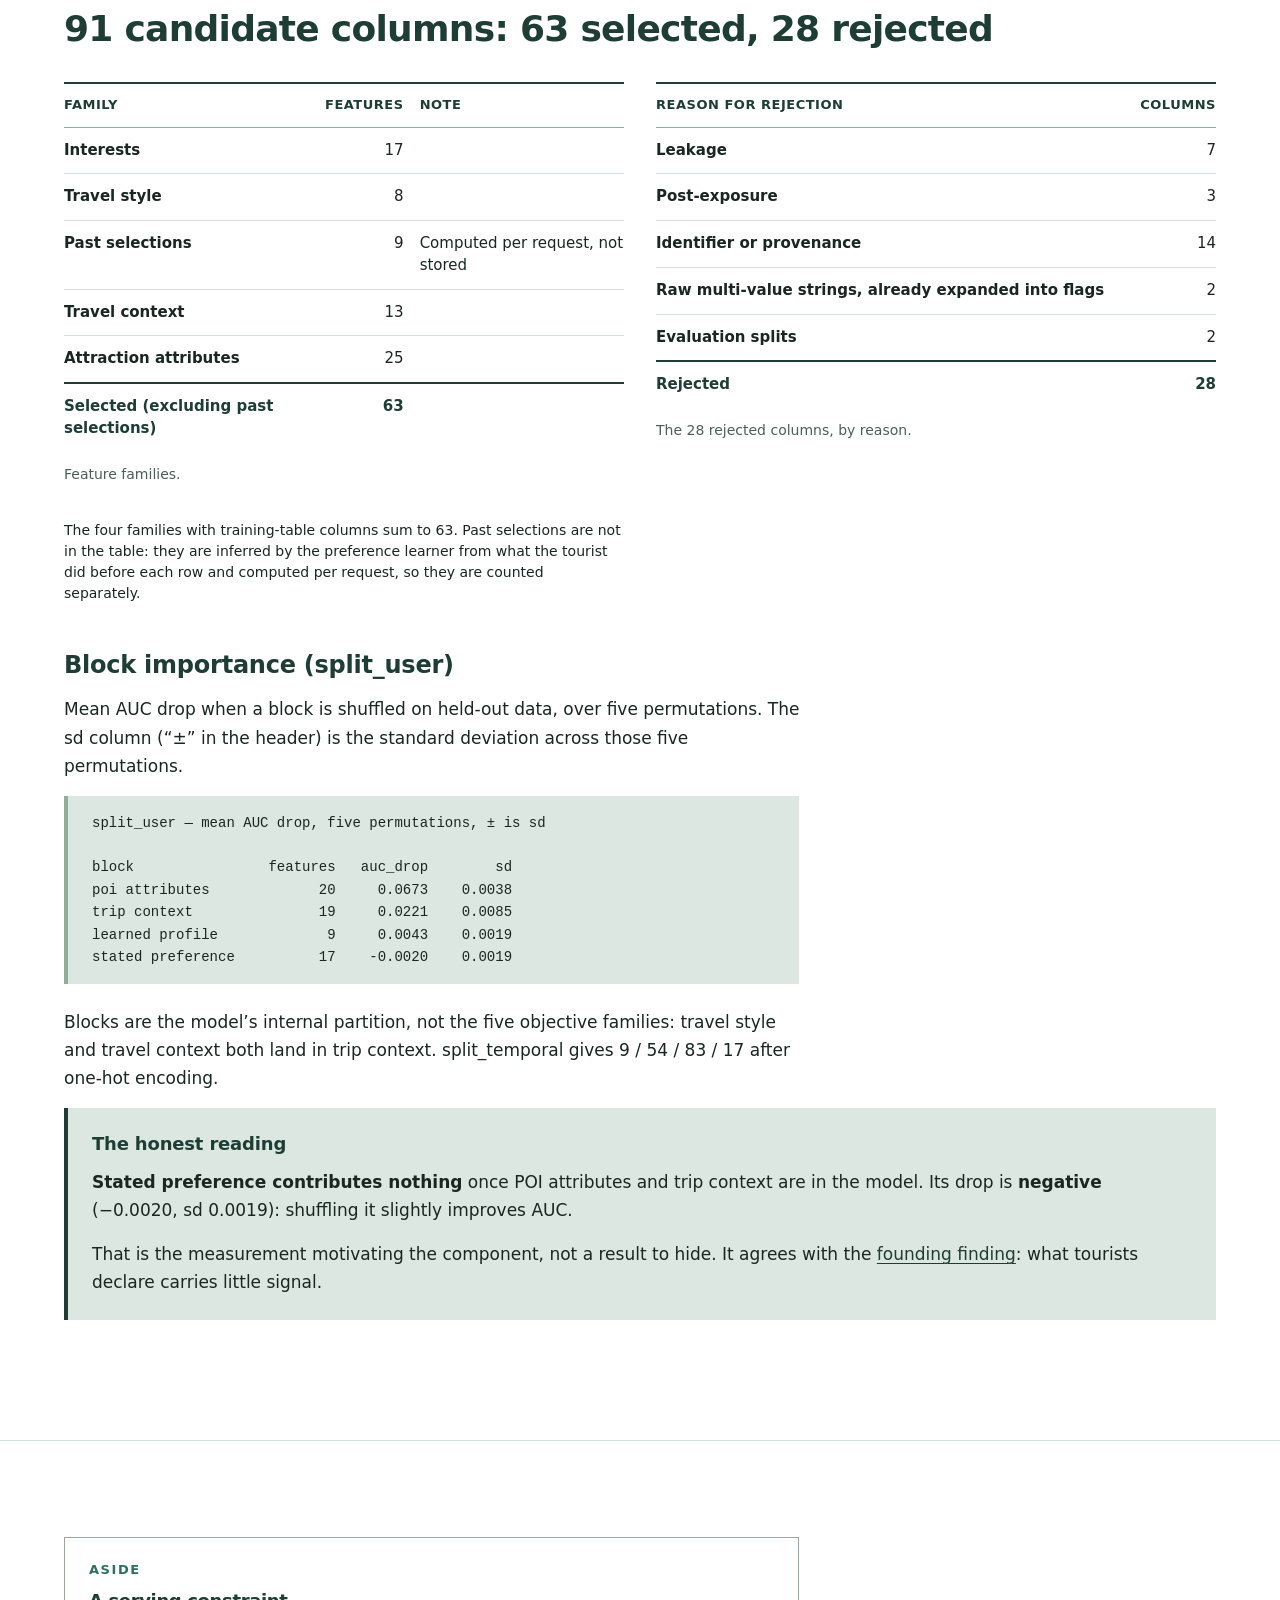
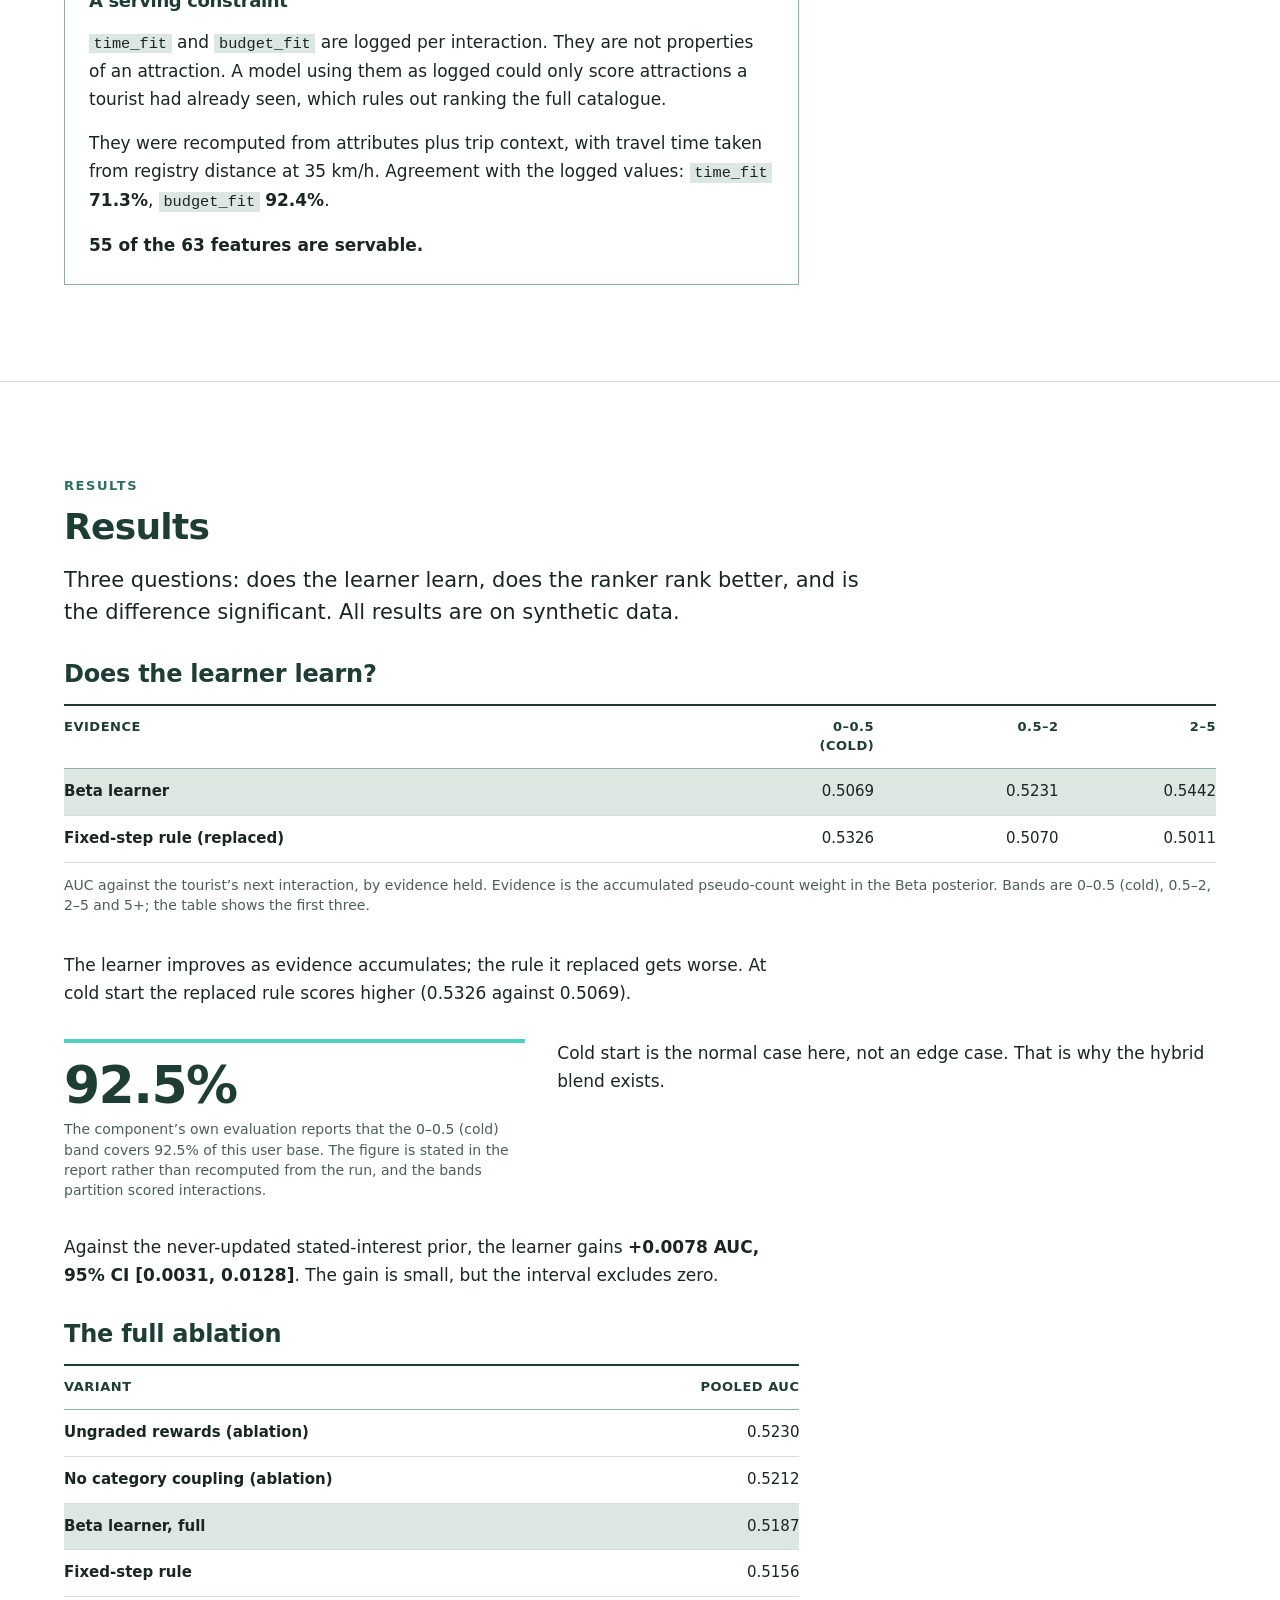
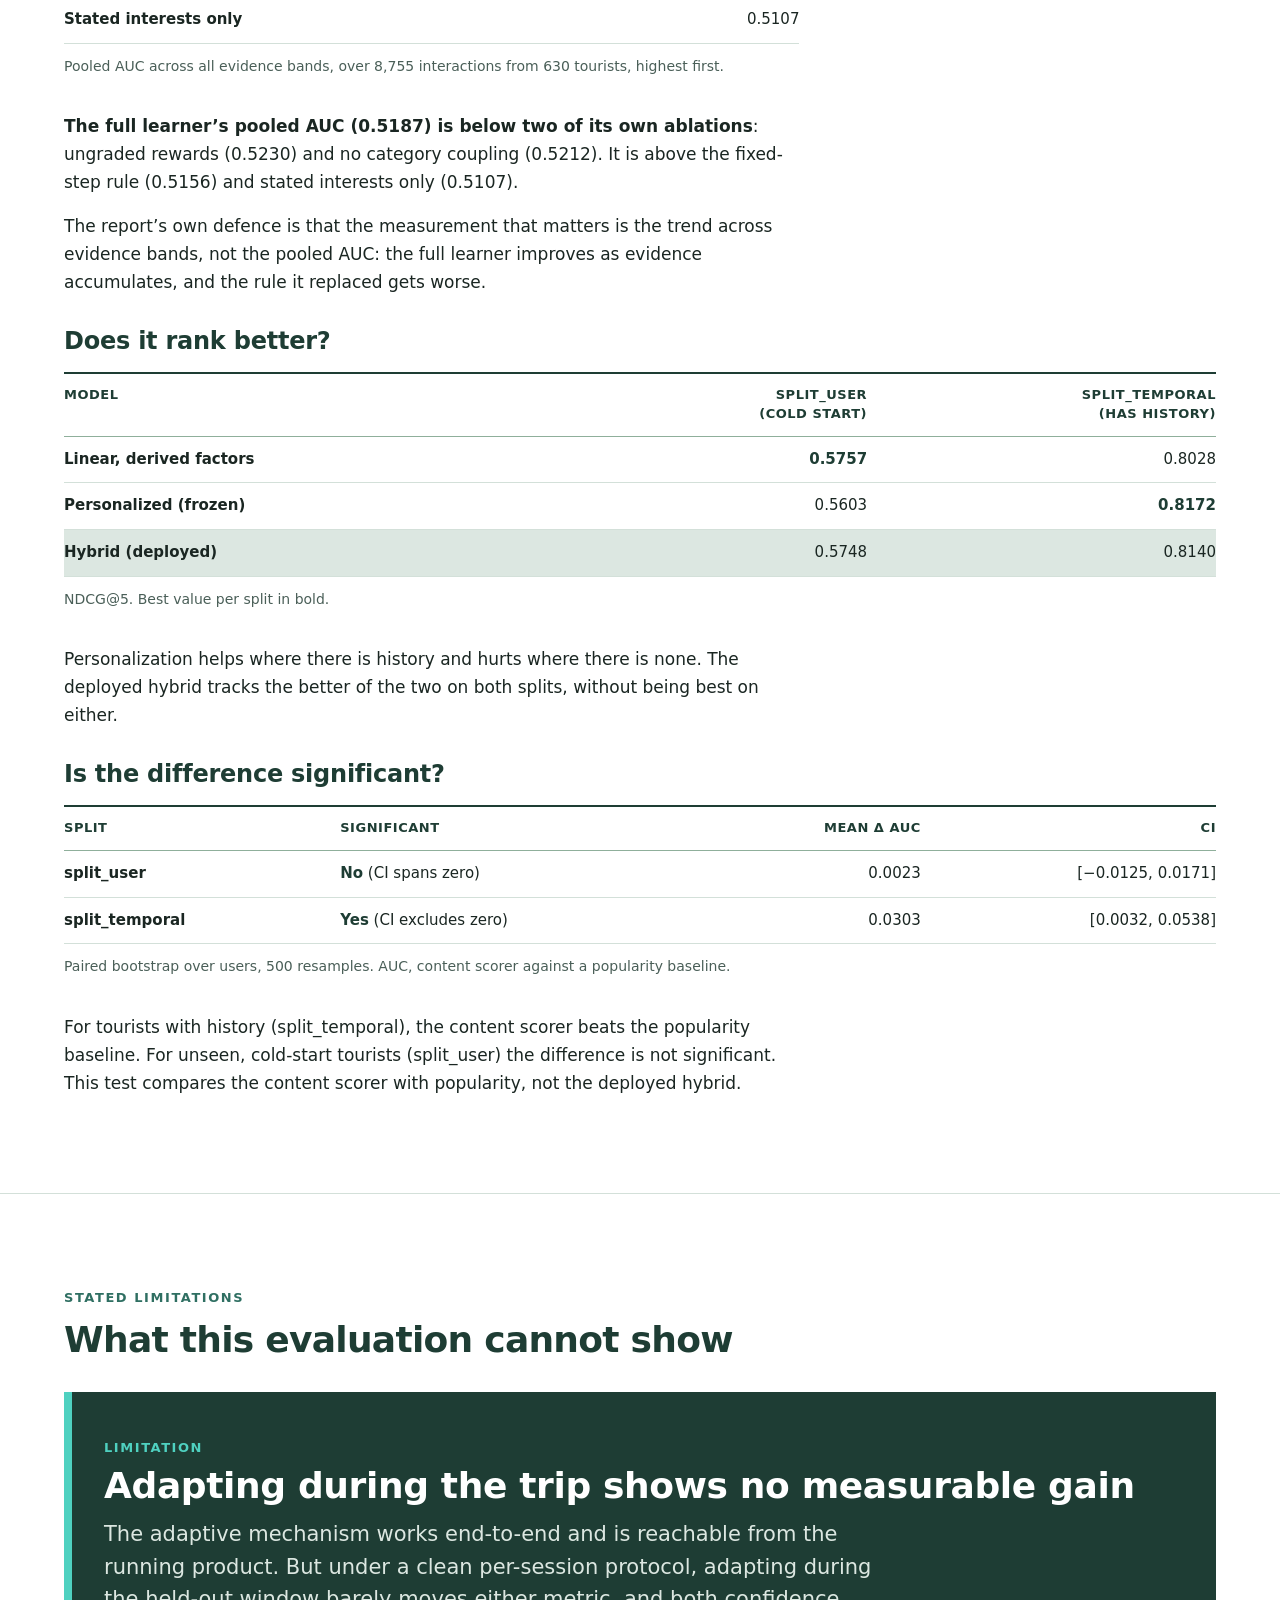
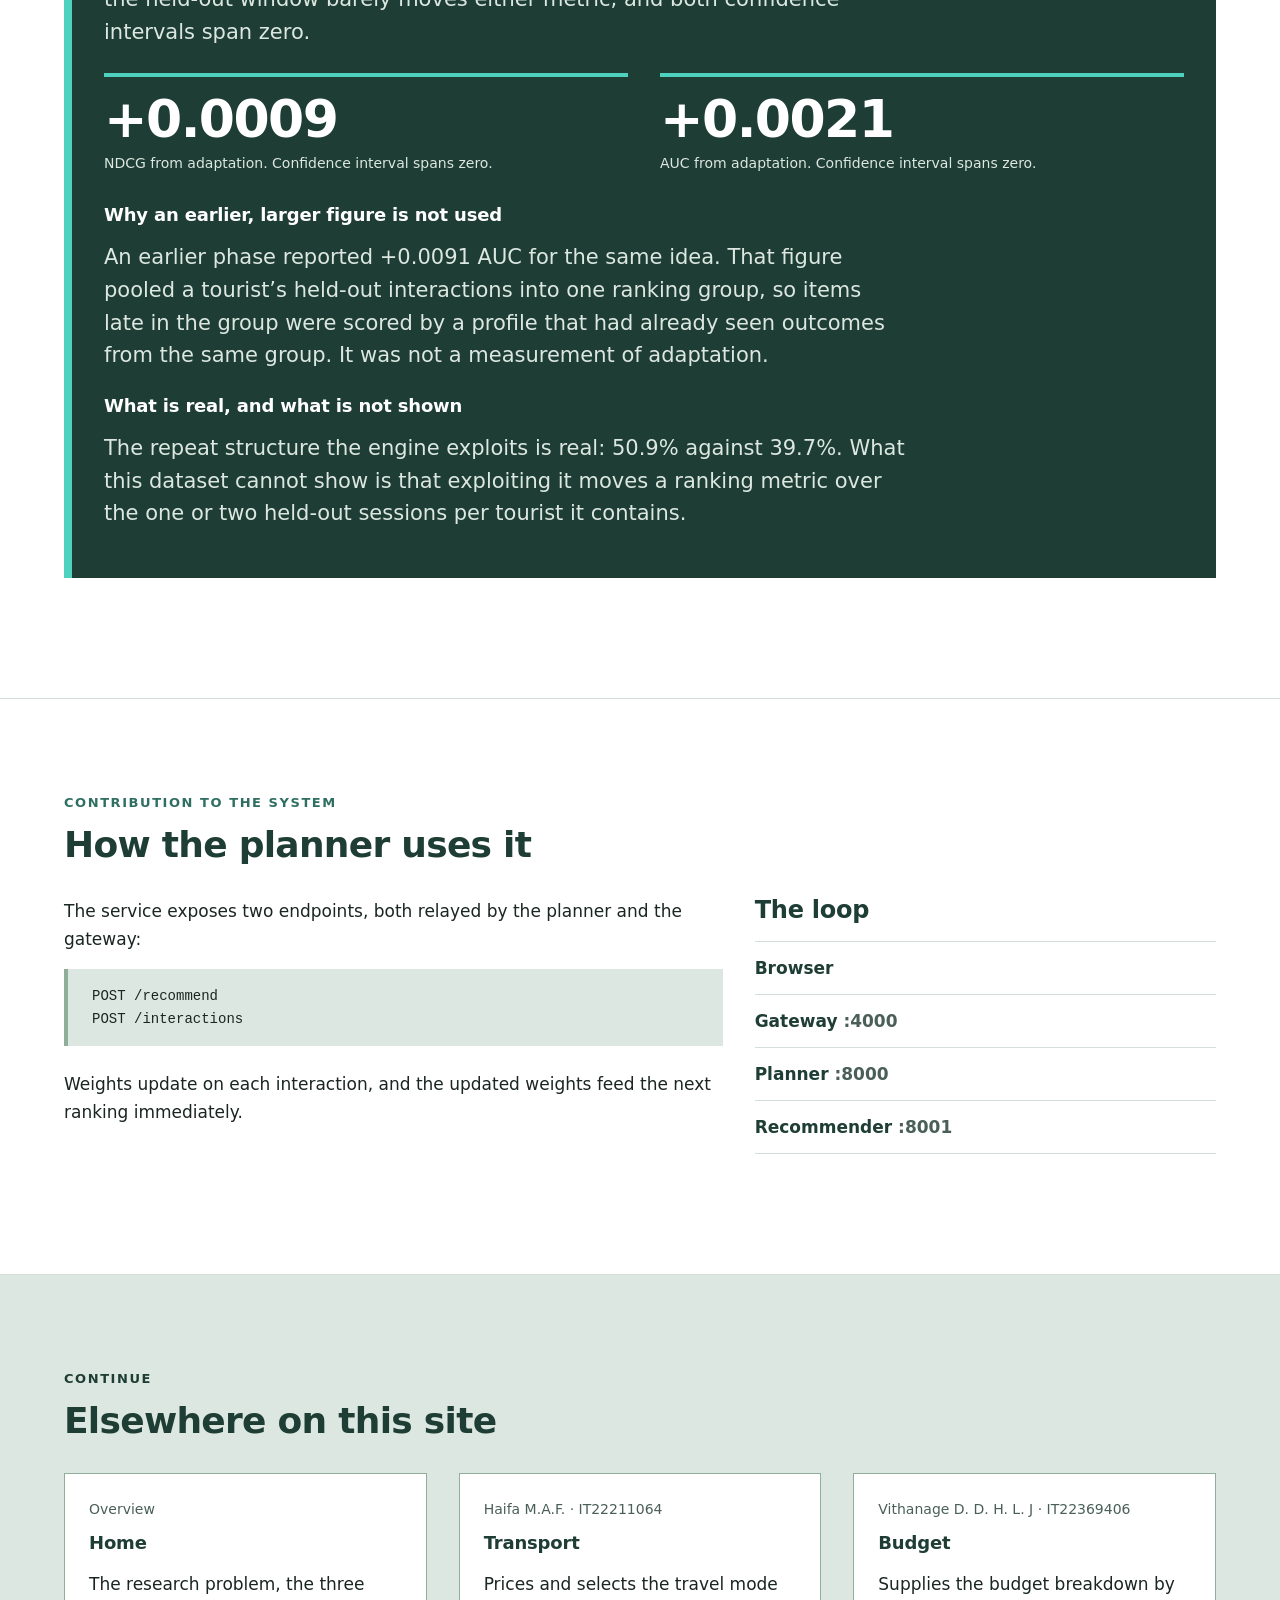
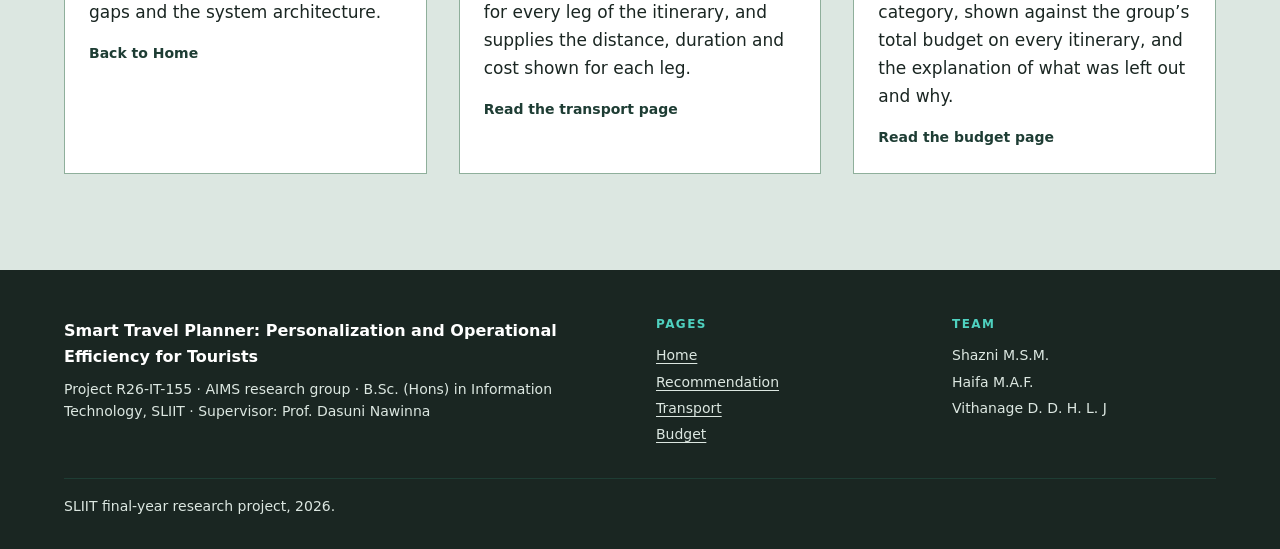
<file: recommendation.html>
<!DOCTYPE html>
<html lang="en" class="no-js">
<head>
  <meta charset="utf-8">
  <meta name="viewport" content="width=device-width, initial-scale=1">
  <title>Recommendation Component — Smart Travel Planner (R26-IT-155)</title>
  <meta name="description" content="Preference modelling and recommendation component of the Smart Travel Planner (R26-IT-155, SLIIT), by Shazni M.S.M.: method, results and stated limitations.">
  <meta name="theme-color" content="#1a2622">
  <link rel="icon" href="data:,">
  <link rel="stylesheet" href="assets/css/styles.css">
  <script src="assets/js/main.js"></script>
</head>
<body>
  <a class="skip-link" href="#main">Skip to content</a>

  <header class="site-header">
    <div class="container site-header__inner">
      <a class="brand" href="index.html">
        <span class="brand__id">R26-IT-155</span>
        <span class="brand__name">Smart Travel Planner</span>
      </a>
      <button class="nav-toggle" type="button" aria-expanded="false" aria-controls="site-nav">Menu</button>
      <nav class="site-nav" id="site-nav" aria-label="Main">
        <ul class="site-nav__list">
          <li><a href="index.html">Home</a></li>
          <li><a href="recommendation.html" aria-current="page">Recommendation</a></li>
          <li><a href="transport.html">Transport</a></li>
          <li><a href="budget.html">Budget</a></li>
        </ul>
      </nav>
    </div>
  </header>

  <main id="main" tabindex="-1">

    <!-- 1. Header -->
    <section class="hero" aria-labelledby="page-title">
      <div class="container">
        <span class="eyebrow">Component &middot; Recommendation</span>
        <h1 id="page-title">Preference modelling and recommendation</h1>
        <dl class="meta-strip">
          <div><dt>Owner</dt><dd>Shazni M.S.M.</dd></div>
          <div><dt>Reg. No</dt><dd>IT22915368</dd></div>
          <div><dt>Service</dt><dd><code>recommendation/</code></dd></div>
          <div><dt>Port</dt><dd>8001</dd></div>
        </dl>
      </div>
    </section>

    <!-- 2. Sub-objective and tasks -->
    <section class="section" id="subobjective" aria-labelledby="subobjective-title">
      <div class="container">
        <div class="section-head">
          <span class="eyebrow">Sub-objective</span>
          <h2 id="subobjective-title">What this component sets out to do</h2>
        </div>
        <blockquote class="pullquote">
          <p>To develop an AI-based preference modeling and recommendation module that learns tourist interests and behaviours to provide personalized attraction recommendations aligned with user preferences and travel context.</p>
          <footer>Sub-objective, Topic Assessment Form</footer>
        </blockquote>
        <div class="measure">
          <h3 class="mt-0">Tasks</h3>
          <ol class="mb-0">
            <li>Analyse preference data and recommendation techniques.</li>
            <li>Identify relevant features: interests, travel style and past selections.</li>
            <li>Design an AI model to learn and represent preferences.</li>
            <li>Generate personalized recommendations.</li>
            <li>Integrate with the itinerary planning system.</li>
            <li>Evaluate accuracy and relevance.</li>
          </ol>
        </div>
      </div>
    </section>

    <!-- 3. Novelty -->
    <section class="section" id="novelty" aria-labelledby="novelty-title">
      <div class="container">
        <div class="section-head">
          <span class="eyebrow">Novelty</span>
          <h2 id="novelty-title">The novelty claim</h2>
        </div>
        <blockquote class="pullquote">
          <p>A dynamic, preference-weighted recommendation engine that continuously learns and prioritizes tourist interests in real time to generate adaptive destination rankings. Unlike static or rule-based recommendation systems, it updates preference weights from user interactions throughout the trip.</p>
          <footer>Novelty, Topic Assessment Form</footer>
        </blockquote>
        <p class="measure mb-0">The mechanism is built and runs end-to-end. Whether adapting during a trip improves rankings could not be shown on this dataset; see <a href="#limitations">stated limitations</a>.</p>
      </div>
    </section>

    <!-- 4. The founding finding -->
    <section class="section section--tint" id="finding" aria-labelledby="finding-title">
      <div class="container">
        <div class="section-head">
          <span class="eyebrow">Founding finding</span>
          <h2 id="finding-title">Stated interests are weakly predictive. Behaviour is learnable.</h2>
        </div>
        <div class="grid">
          <div class="span-7">
            <h3 class="mt-0">What tourists declare</h3>
            <p>Stated interests are thin. Permutation tests on the interaction table:</p>
            <div class="table-wrap" role="region" aria-labelledby="perm-caption" tabindex="0">
              <table class="table">
                <caption id="perm-caption">Permutation tests: coupling between stated interests and behaviour.</caption>
                <thead>
                  <tr><th scope="col">Test</th><th scope="col" class="num">Result</th><th scope="col">Reading</th></tr>
                </thead>
                <tbody>
                  <tr><th scope="row">Exposure against stated interests</th><td class="num">p = 0.37</td><td>Uncoupled</td></tr>
                  <tr><th scope="row">Selection against stated interests</th><td class="num">p &lt; 0.001</td><td>Coupled, but weakly: observed 0.5495 against a null of 0.5347</td></tr>
                </tbody>
              </table>
            </div>
          </div>
          <div class="span-5">
            <h3 class="mt-0">What tourists do</h3>
            <p class="stat">
              <span class="stat__value">11.2</span>
              <span class="stat__label">point lift. A tourist selects a category they have already chosen 50.9% of the time, against 39.7% for a category new to them.</span>
            </p>
          </div>
        </div>
        <p class="lead mb-0 mt-7"><strong>Without that gap there would be nothing for a preference model to learn.</strong> The rest of this component is built on it.</p>
      </div>
    </section>

    <!-- 5. Method 1: preference learner -->
    <section class="section" id="learner" aria-labelledby="learner-title">
      <div class="container">
        <div class="section-head">
          <span class="eyebrow">Method, part 1</span>
          <h2 id="learner-title">The preference learner</h2>
          <p class="lead">Per tourist and per category, a Beta posterior over “would they choose an attraction of this kind”.</p>
        </div>
        <div class="measure">
<pre class="code"><code>alpha_c, beta_c   pseudo-counts, seeded from the stated interests
taste_c           = alpha_c / (alpha_c + beta_c)
confidence_c      = n_c / (n_c + kappa)</code></pre>
          <p>Seeding the prior from stated interests is what makes a cold tourist something other than an average tourist.</p>
        </div>

        <h3>Three mechanisms on top</h3>
        <div class="table-wrap" role="region" aria-labelledby="mech-caption" tabindex="0">
          <table class="table">
            <caption id="mech-caption">Mechanisms layered on the Beta posterior. Source: <code>models/preference_learner.py</code>.</caption>
            <thead>
              <tr><th scope="col">Mechanism</th><th scope="col">What it does</th></tr>
            </thead>
            <tbody>
              <tr><th scope="row">Graded rewards</th><td>An accept, a rating, a click that went nowhere and a silent skip are different strengths of evidence.</td></tr>
              <tr><th scope="row">Category coupling</th><td>An observation on Beach also moves Scenic, damped by a similarity matrix <strong>estimated from co-selection</strong>, not asserted.</td></tr>
              <tr><th scope="row">Recency</th><td>Pseudo-counts decay toward the prior with a half-life, so a taste that shifts mid-trip is tracked rather than averaged away.</td></tr>
            </tbody>
          </table>
        </div>

        <p class="measure">Two of these mechanisms, graded rewards and category coupling, score higher on pooled AUC when removed. See <a href="#results-ablation">the ablation</a>.</p>

        <h3>Trip-level tolerances</h3>
        <p class="measure mb-0">The learner also learns how far this tourist will travel and what they will pay. A rejection for a trip-level reason, such as “too far”, updates those tolerances. It is deliberately <strong>not</strong> counted against the category.</p>
      </div>
    </section>

    <!-- 6. Method 2: ranker -->
    <section class="section" id="ranker" aria-labelledby="ranker-title">
      <div class="container">
        <div class="section-head">
          <span class="eyebrow">Method, part 2</span>
          <h2 id="ranker-title">The ranker</h2>
          <p class="lead">A gradient-boosted model over three blocks of tourist features (trip context, stated preferences and the learned profile), scored against the candidate’s own attributes, and blended with a linear scorer by profile maturity.</p>
          <p class="small muted">Source: <code>models/ranker.py</code></p>
        </div>
        <div class="grid">
          <article class="span-6 card" aria-labelledby="blend-title">
            <h3 class="card__title" id="blend-title">Why the blend is not a hedge</h3>
            <p>The learned ranker beats the incumbent (the Phase 3c linear scorer, re-scored with derived factors) on tourists with history, and loses on cold-start ones. So <code>profile_maturity</code> decides the regime per tourist, rather than one model being chosen globally.</p>
            <p>Cold start is the normal case in this data, not an edge case: <a href="#results-auc">the component’s report puts 92.5% of the user base in the cold band</a>.</p>
            <p>The <a href="#results-ndcg">NDCG@5 results</a> show the split: the linear scorer is best on cold start, the personalized model is best where there is history.</p>
          </article>
          <article class="span-6 card" aria-labelledby="mmr-title">
            <h3 class="card__title" id="mmr-title">Diversification</h3>
            <p>Output is diversified with <abbr title="maximal marginal relevance">MMR</abbr> over categories.</p>
            <p>A day of five beaches is a worse answer than four beaches and a viewpoint, even when it scores higher.</p>
          </article>
        </div>
      </div>
    </section>

    <!-- 7. Feature selection -->
    <section class="section" id="features" aria-labelledby="features-title">
      <div class="container">
        <div class="section-head">
          <span class="eyebrow">Feature selection</span>
          <h2 id="features-title">91 candidate columns: 63 selected, 28 rejected</h2>
        </div>
        <div class="grid">
          <div class="span-6">
            <div class="table-wrap" role="region" aria-labelledby="family-caption" tabindex="0">
              <table class="table">
                <caption id="family-caption">Feature families.</caption>
                <thead>
                  <tr><th scope="col">Family</th><th scope="col" class="num">Features</th><th scope="col">Note</th></tr>
                </thead>
                <tbody>
                  <tr><th scope="row">Interests</th><td class="num">17</td><td></td></tr>
                  <tr><th scope="row">Travel style</th><td class="num">8</td><td></td></tr>
                  <tr><th scope="row">Past selections</th><td class="num">9</td><td>Computed per request, not stored</td></tr>
                  <tr><th scope="row">Travel context</th><td class="num">13</td><td></td></tr>
                  <tr><th scope="row">Attraction attributes</th><td class="num">25</td><td></td></tr>
                </tbody>
                <tfoot>
                  <tr><th scope="row">Selected (excluding past selections)</th><td class="num">63</td><td></td></tr>
                </tfoot>
              </table>
            </div>
            <p class="small">The four families with training-table columns sum to 63. Past selections are not in the table: they are inferred by the preference learner from what the tourist did before each row and computed per request, so they are counted separately.</p>
          </div>
          <div class="span-6">
            <div class="table-wrap" role="region" aria-labelledby="reject-caption" tabindex="0">
              <table class="table">
                <caption id="reject-caption">The 28 rejected columns, by reason.</caption>
                <thead>
                  <tr><th scope="col">Reason for rejection</th><th scope="col" class="num">Columns</th></tr>
                </thead>
                <tbody>
                  <tr><th scope="row">Leakage</th><td class="num">7</td></tr>
                  <tr><th scope="row">Post-exposure</th><td class="num">3</td></tr>
                  <tr><th scope="row">Identifier or provenance</th><td class="num">14</td></tr>
                  <tr><th scope="row">Raw multi-value strings, already expanded into flags</th><td class="num">2</td></tr>
                  <tr><th scope="row">Evaluation splits</th><td class="num">2</td></tr>
                </tbody>
                <tfoot>
                  <tr><th scope="row">Rejected</th><td class="num">28</td></tr>
                </tfoot>
              </table>
            </div>
          </div>
        </div>

        <h3>Block importance (split_user)</h3>
        <p class="measure">Mean AUC drop when a block is shuffled on held-out data, over five permutations. The sd column (“±” in the header) is the standard deviation across those five permutations.</p>
        <div class="measure">
<pre class="code"><code>split_user — mean AUC drop, five permutations, ± is sd

block                features   auc_drop        sd
poi attributes             20     0.0673    0.0038
trip context               19     0.0221    0.0085
learned profile             9     0.0043    0.0019
stated preference          17    -0.0020    0.0019</code></pre>
        </div>
        <p class="measure">Blocks are the model’s internal partition, not the five objective families: travel style and travel context both land in trip context. split_temporal gives 9 / 54 / 83 / 17 after one-hot encoding.</p>
        <div class="callout">
          <h3 class="callout__title">The honest reading</h3>
          <p><strong>Stated preference contributes nothing</strong> once POI attributes and trip context are in the model. Its drop is <strong>negative</strong> (−0.0020, sd 0.0019): shuffling it slightly improves AUC.</p>
          <p>That is the measurement motivating the component, not a result to hide. It agrees with the <a href="#finding">founding finding</a>: what tourists declare carries little signal.</p>
        </div>
      </div>
    </section>

    <!-- 7b. Serving constraint (method detail) -->
    <section class="section" id="serving" aria-labelledby="serving-title">
      <div class="container">
        <aside class="card measure" aria-labelledby="serving-title">
          <span class="eyebrow">Aside</span>
          <h2 class="card__title" id="serving-title">A serving constraint</h2>
          <p><code>time_fit</code> and <code>budget_fit</code> are logged per interaction. They are not properties of an attraction. A model using them as logged could only score attractions a tourist had already seen, which rules out ranking the full catalogue.</p>
          <p>They were recomputed from attributes plus trip context, with travel time taken from registry distance at 35 km/h. Agreement with the logged values: <code>time_fit</code> <strong>71.3%</strong>, <code>budget_fit</code> <strong>92.4%</strong>.</p>
          <p><strong>55 of the 63 features are servable.</strong></p>
        </aside>
      </div>
    </section>

    <!-- 8. Results -->
    <section class="section" id="results" aria-labelledby="results-title">
      <div class="container">
        <div class="section-head">
          <span class="eyebrow">Results</span>
          <h2 id="results-title">Results</h2>
          <p class="lead">Three questions: does the learner learn, does the ranker rank better, and is the difference significant. All results are on synthetic data.</p>
        </div>

        <h3 id="results-auc">Does the learner learn?</h3>
        <div class="table-wrap" role="region" aria-labelledby="auc-caption" tabindex="0">
          <table class="table">
            <caption id="auc-caption">AUC against the tourist’s next interaction, by evidence held. Evidence is the accumulated pseudo-count weight in the Beta posterior. Bands are 0–0.5 (cold), 0.5–2, 2–5 and 5+; the table shows the first three.</caption>
            <thead>
              <tr><th scope="col">Evidence</th><th scope="col" class="num">0–0.5<br>(cold)</th><th scope="col" class="num">0.5–2</th><th scope="col" class="num">2–5</th></tr>
            </thead>
            <tbody>
              <tr class="is-highlight"><th scope="row">Beta learner</th><td class="num">0.5069</td><td class="num">0.5231</td><td class="num">0.5442</td></tr>
              <tr><th scope="row">Fixed-step rule (replaced)</th><td class="num">0.5326</td><td class="num">0.5070</td><td class="num">0.5011</td></tr>
            </tbody>
          </table>
        </div>
        <p class="measure">The learner improves as evidence accumulates; the rule it replaced gets worse. At cold start the replaced rule scores higher (0.5326 against 0.5069).</p>
        <div class="grid my-6">
          <p class="stat span-5">
            <span class="stat__value">92.5%</span>
            <span class="stat__label">The component’s own evaluation reports that the 0–0.5 (cold) band covers 92.5% of this user base. The figure is stated in the report rather than recomputed from the run, and the bands partition scored interactions.</span>
          </p>
          <div class="span-7 measure">
            <p class="mb-0">Cold start is the normal case here, not an edge case. That is why the hybrid blend exists.</p>
          </div>
        </div>
        <p class="measure">Against the never-updated stated-interest prior, the learner gains <strong>+0.0078 AUC, 95% CI [0.0031, 0.0128]</strong>. The gain is small, but the interval excludes zero.</p>

        <h3 id="results-ablation">The full ablation</h3>
        <div class="table-wrap measure" role="region" aria-labelledby="ablation-caption" tabindex="0">
          <table class="table">
            <caption id="ablation-caption">Pooled AUC across all evidence bands, over 8,755 interactions from 630 tourists, highest first.</caption>
            <thead>
              <tr><th scope="col">Variant</th><th scope="col" class="num">Pooled AUC</th></tr>
            </thead>
            <tbody>
              <tr><th scope="row">Ungraded rewards (ablation)</th><td class="num">0.5230</td></tr>
              <tr><th scope="row">No category coupling (ablation)</th><td class="num">0.5212</td></tr>
              <tr class="is-highlight"><th scope="row">Beta learner, full</th><td class="num">0.5187</td></tr>
              <tr><th scope="row">Fixed-step rule</th><td class="num">0.5156</td></tr>
              <tr><th scope="row">Stated interests only</th><td class="num">0.5107</td></tr>
            </tbody>
          </table>
        </div>
        <p class="measure"><strong>The full learner’s pooled AUC (0.5187) is below two of its own ablations</strong>: ungraded rewards (0.5230) and no category coupling (0.5212). It is above the fixed-step rule (0.5156) and stated interests only (0.5107).</p>
        <p class="measure">The report’s own defence is that the measurement that matters is the trend across evidence bands, not the pooled AUC: the full learner improves as evidence accumulates, and the rule it replaced gets worse.</p>

        <h3 id="results-ndcg">Does it rank better?</h3>
        <div class="table-wrap" role="region" aria-labelledby="ndcg-caption" tabindex="0">
          <table class="table">
            <caption id="ndcg-caption">NDCG@5. Best value per split in bold.</caption>
            <thead>
              <tr><th scope="col">Model</th><th scope="col" class="num">split_user<br>(cold start)</th><th scope="col" class="num">split_temporal<br>(has history)</th></tr>
            </thead>
            <tbody>
              <tr><th scope="row">Linear, derived factors</th><td class="num"><strong>0.5757</strong></td><td class="num">0.8028</td></tr>
              <tr><th scope="row">Personalized (frozen)</th><td class="num">0.5603</td><td class="num"><strong>0.8172</strong></td></tr>
              <tr class="is-highlight"><th scope="row">Hybrid (deployed)</th><td class="num">0.5748</td><td class="num">0.8140</td></tr>
            </tbody>
          </table>
        </div>
        <p class="measure">Personalization helps where there is history and hurts where there is none. The deployed hybrid tracks the better of the two on both splits, without being best on either.</p>

        <h3 id="results-sig">Is the difference significant?</h3>
        <div class="table-wrap" role="region" aria-labelledby="sig-caption" tabindex="0">
          <table class="table table--wide">
            <caption id="sig-caption">Paired bootstrap over users, 500 resamples. AUC, content scorer against a popularity baseline.</caption>
            <thead>
              <tr><th scope="col">Split</th><th scope="col">Significant</th><th scope="col" class="num">Mean Δ AUC</th><th scope="col" class="num">CI</th></tr>
            </thead>
            <tbody>
              <tr><th scope="row">split_user</th><td><strong>No</strong> (CI spans zero)</td><td class="num">0.0023</td><td class="num">[−0.0125, 0.0171]</td></tr>
              <tr><th scope="row">split_temporal</th><td><strong>Yes</strong> (CI excludes zero)</td><td class="num">0.0303</td><td class="num">[0.0032, 0.0538]</td></tr>
            </tbody>
          </table>
        </div>
        <p class="measure mb-0">For tourists with history (split_temporal), the content scorer beats the popularity baseline. For unseen, cold-start tourists (split_user) the difference is not significant. This test compares the content scorer with popularity, not the deployed hybrid.</p>
      </div>
    </section>

    <!-- 9. Stated limitations -->
    <section class="section" id="limitations" aria-labelledby="limitations-title">
      <div class="container">
        <div class="section-head">
          <span class="eyebrow">Stated limitations</span>
          <h2 id="limitations-title">What this evaluation cannot show</h2>
        </div>
        <div class="callout callout--key">
          <span class="eyebrow callout__num">Limitation</span>
          <h3 class="callout__title">Adapting during the trip shows no measurable gain</h3>
          <p>The adaptive mechanism works end-to-end and is reachable from the running product. But under a clean per-session protocol, adapting during the held-out window barely moves either metric, and both confidence intervals span zero.</p>
          <div class="grid callout__stats">
            <p class="stat span-6">
              <span class="stat__value">+0.0009</span>
              <span class="stat__label">NDCG from adaptation. Confidence interval spans zero.</span>
            </p>
            <p class="stat span-6">
              <span class="stat__value">+0.0021</span>
              <span class="stat__label">AUC from adaptation. Confidence interval spans zero.</span>
            </p>
          </div>
          <h4>Why an earlier, larger figure is not used</h4>
          <p>An earlier phase reported +0.0091 AUC for the same idea. That figure pooled a tourist’s held-out interactions into one ranking group, so items late in the group were scored by a profile that had already seen outcomes from the same group. It was not a measurement of adaptation.</p>
          <h4>What is real, and what is not shown</h4>
          <p class="mb-0">The repeat structure the engine exploits is real: 50.9% against 39.7%. What this dataset cannot show is that exploiting it moves a ranking metric over the one or two held-out sessions per tourist it contains.</p>
        </div>
      </div>
    </section>


    <!-- 11. Contribution -->
    <section class="section" id="contribution" aria-labelledby="contribution-title">
      <div class="container">
        <div class="section-head">
          <span class="eyebrow">Contribution to the system</span>
          <h2 id="contribution-title">How the planner uses it</h2>
        </div>
        <div class="grid">
          <div class="span-7">
            <p>The service exposes two endpoints, both relayed by the planner and the gateway:</p>
<pre class="code"><code>POST /recommend
POST /interactions</code></pre>
            <p class="mb-0">Weights update on each interaction, and the updated weights feed the next ranking immediately.</p>
          </div>
          <div class="span-5">
            <h3 class="mt-0">The loop</h3>
            <ol class="rule-list">
              <li>Browser</li>
              <li>Gateway <span class="muted">:4000</span></li>
              <li>Planner <span class="muted">:8000</span></li>
              <li>Recommender <span class="muted">:8001</span></li>
            </ol>
          </div>
        </div>
      </div>
    </section>

    <!-- 12. Onward links -->
    <section class="section section--tint" id="more" aria-labelledby="more-title">
      <div class="container">
        <div class="section-head">
          <span class="eyebrow">Continue</span>
          <h2 id="more-title">Elsewhere on this site</h2>
        </div>
        <div class="grid">
          <article class="span-4 card card--link">
            <p class="card__meta">Overview</p>
            <h3 class="card__title"><a href="index.html">Home</a></h3>
            <p>The research problem, the three gaps and the system architecture.</p>
            <p class="card__cta" aria-hidden="true">Back to Home</p>
          </article>
          <article class="span-4 card card--link">
            <p class="card__meta">Haifa M.A.F. &middot; IT22211064</p>
            <h3 class="card__title"><a href="transport.html">Transport</a></h3>
            <p>Prices and selects the travel mode for every leg of the itinerary, and supplies the distance, duration and cost shown for each leg.</p>
            <p class="card__cta" aria-hidden="true">Read the transport page</p>
          </article>
          <article class="span-4 card card--link">
            <p class="card__meta">Vithanage D. D. H. L. J &middot; IT22369406</p>
            <h3 class="card__title"><a href="budget.html">Budget</a></h3>
            <p>Supplies the budget breakdown by category, shown against the group’s total budget on every itinerary, and the explanation of what was left out and why.</p>
            <p class="card__cta" aria-hidden="true">Read the budget page</p>
          </article>
        </div>
      </div>
    </section>

  </main>

  <footer class="site-footer">
    <div class="container">
      <div class="grid">
        <div class="span-6">
          <p class="site-footer__title">Smart Travel Planner: Personalization and Operational Efficiency for Tourists</p>
          <p class="mb-0">Project R26-IT-155 &middot; AIMS research group &middot; B.Sc. (Hons) in Information Technology, SLIIT &middot; Supervisor: Prof. Dasuni Nawinna</p>
        </div>
        <div class="span-3">
          <h2>Pages</h2>
          <ul>
            <li><a href="index.html">Home</a></li>
            <li><a href="recommendation.html">Recommendation</a></li>
            <li><a href="transport.html">Transport</a></li>
            <li><a href="budget.html">Budget</a></li>
          </ul>
        </div>
        <div class="span-3">
          <h2>Team</h2>
          <ul>
            <li>Shazni M.S.M.</li>
            <li>Haifa M.A.F.</li>
            <li>Vithanage D. D. H. L. J</li>
          </ul>
        </div>
      </div>
      <p class="site-footer__meta mb-0">SLIIT final-year research project, 2026.</p>
    </div>
  </footer>
</body>
</html>
</file>
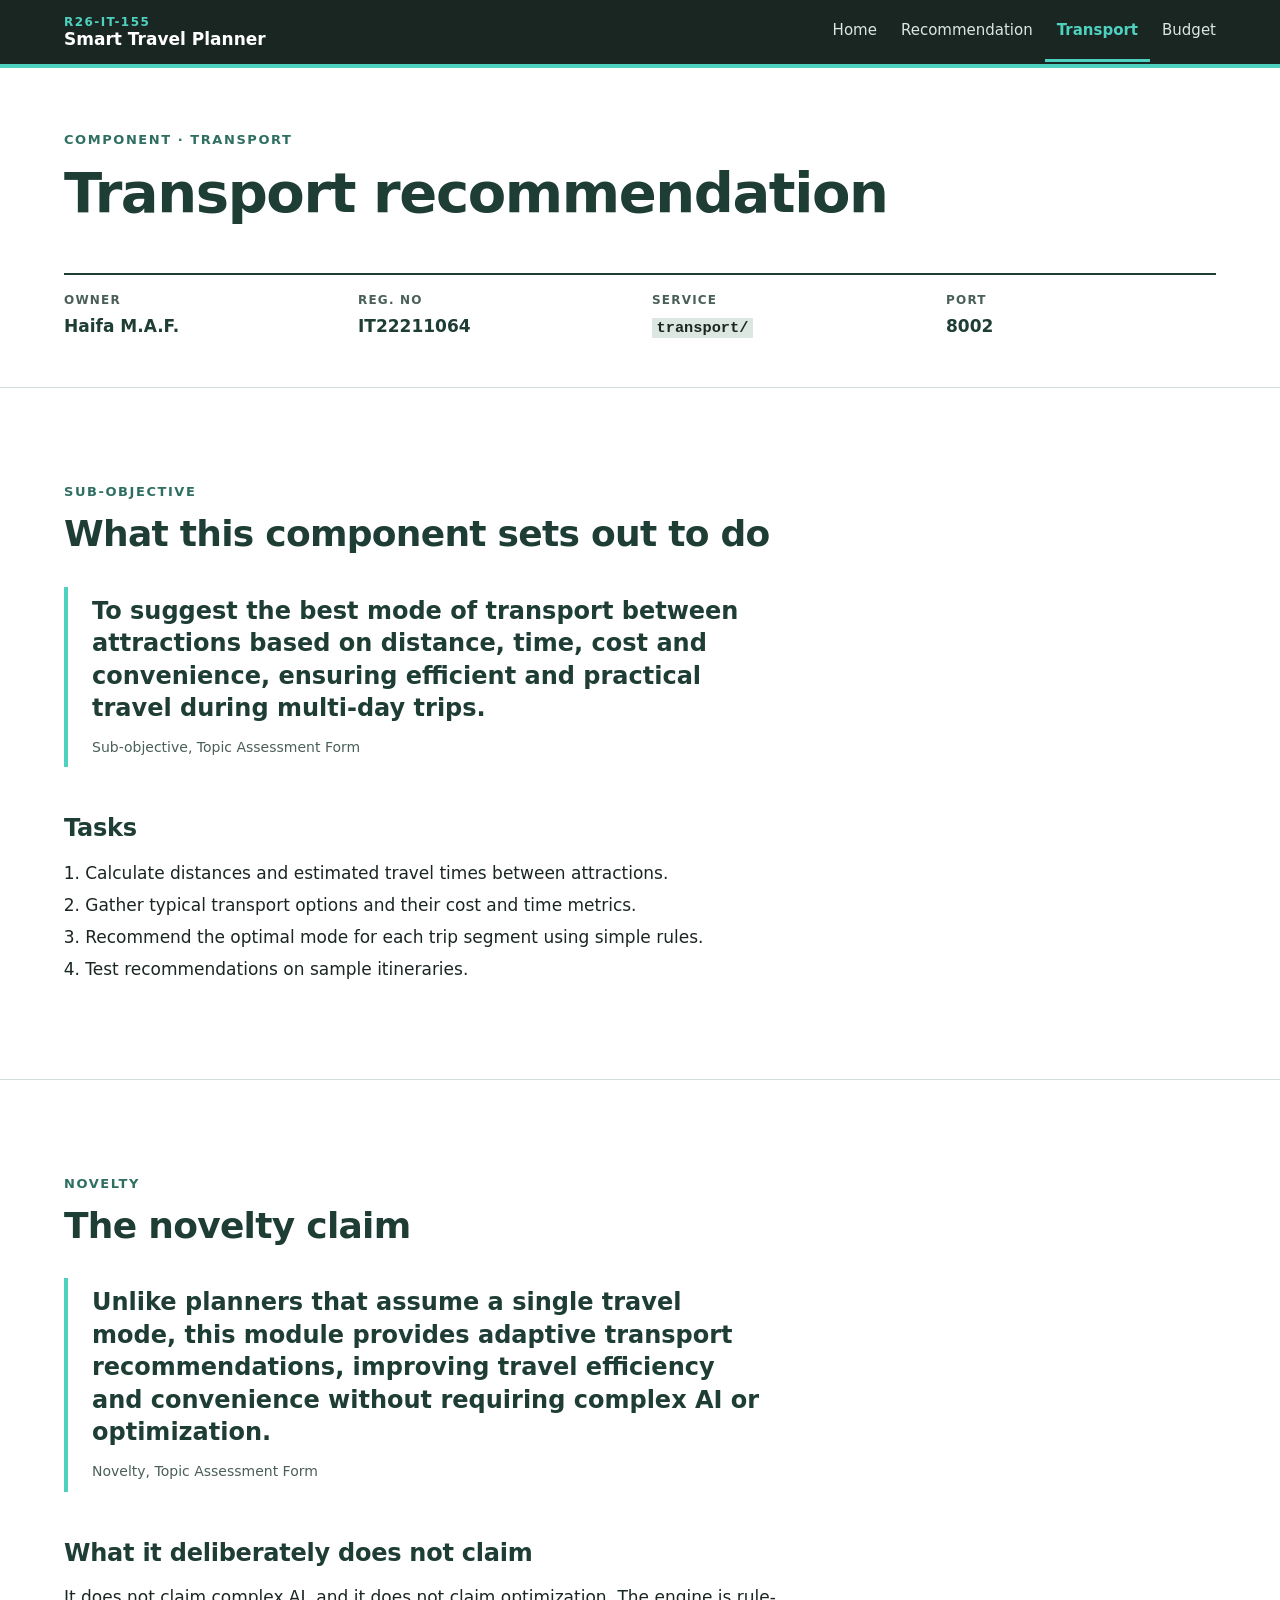
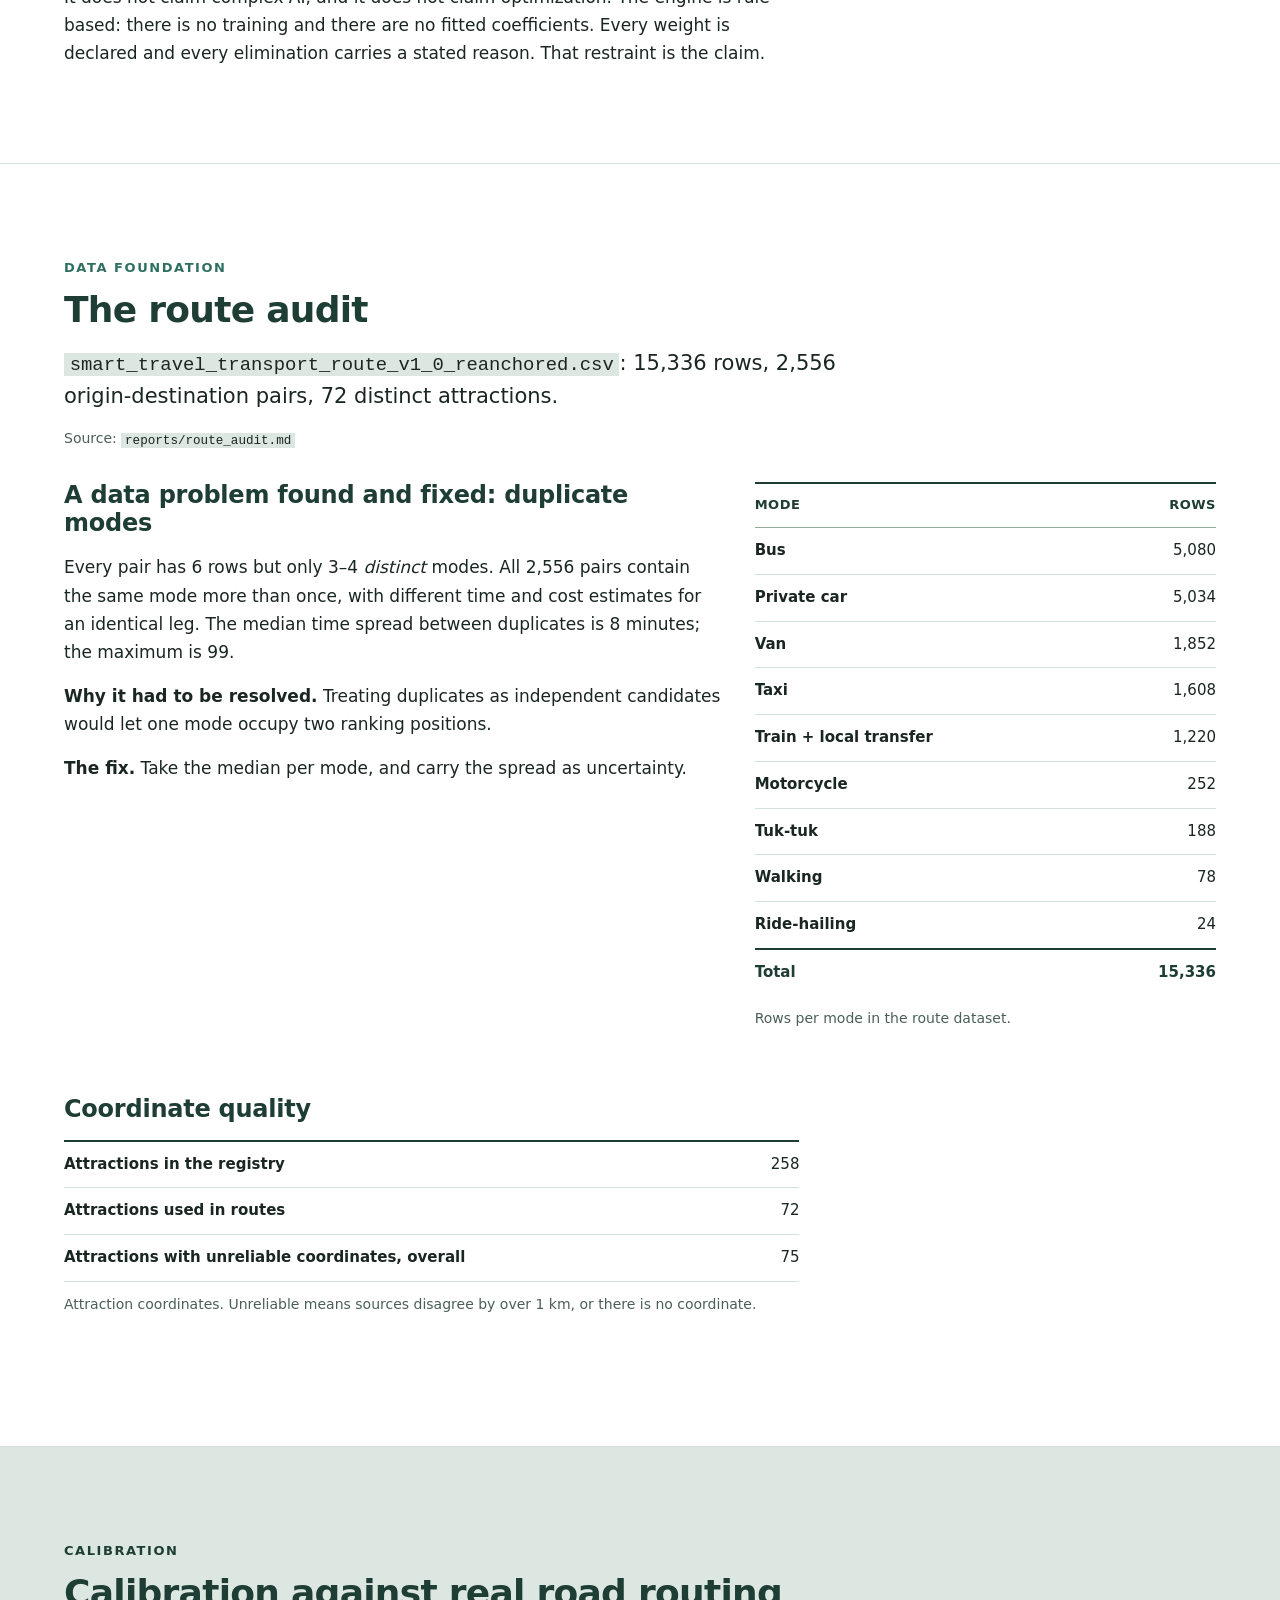
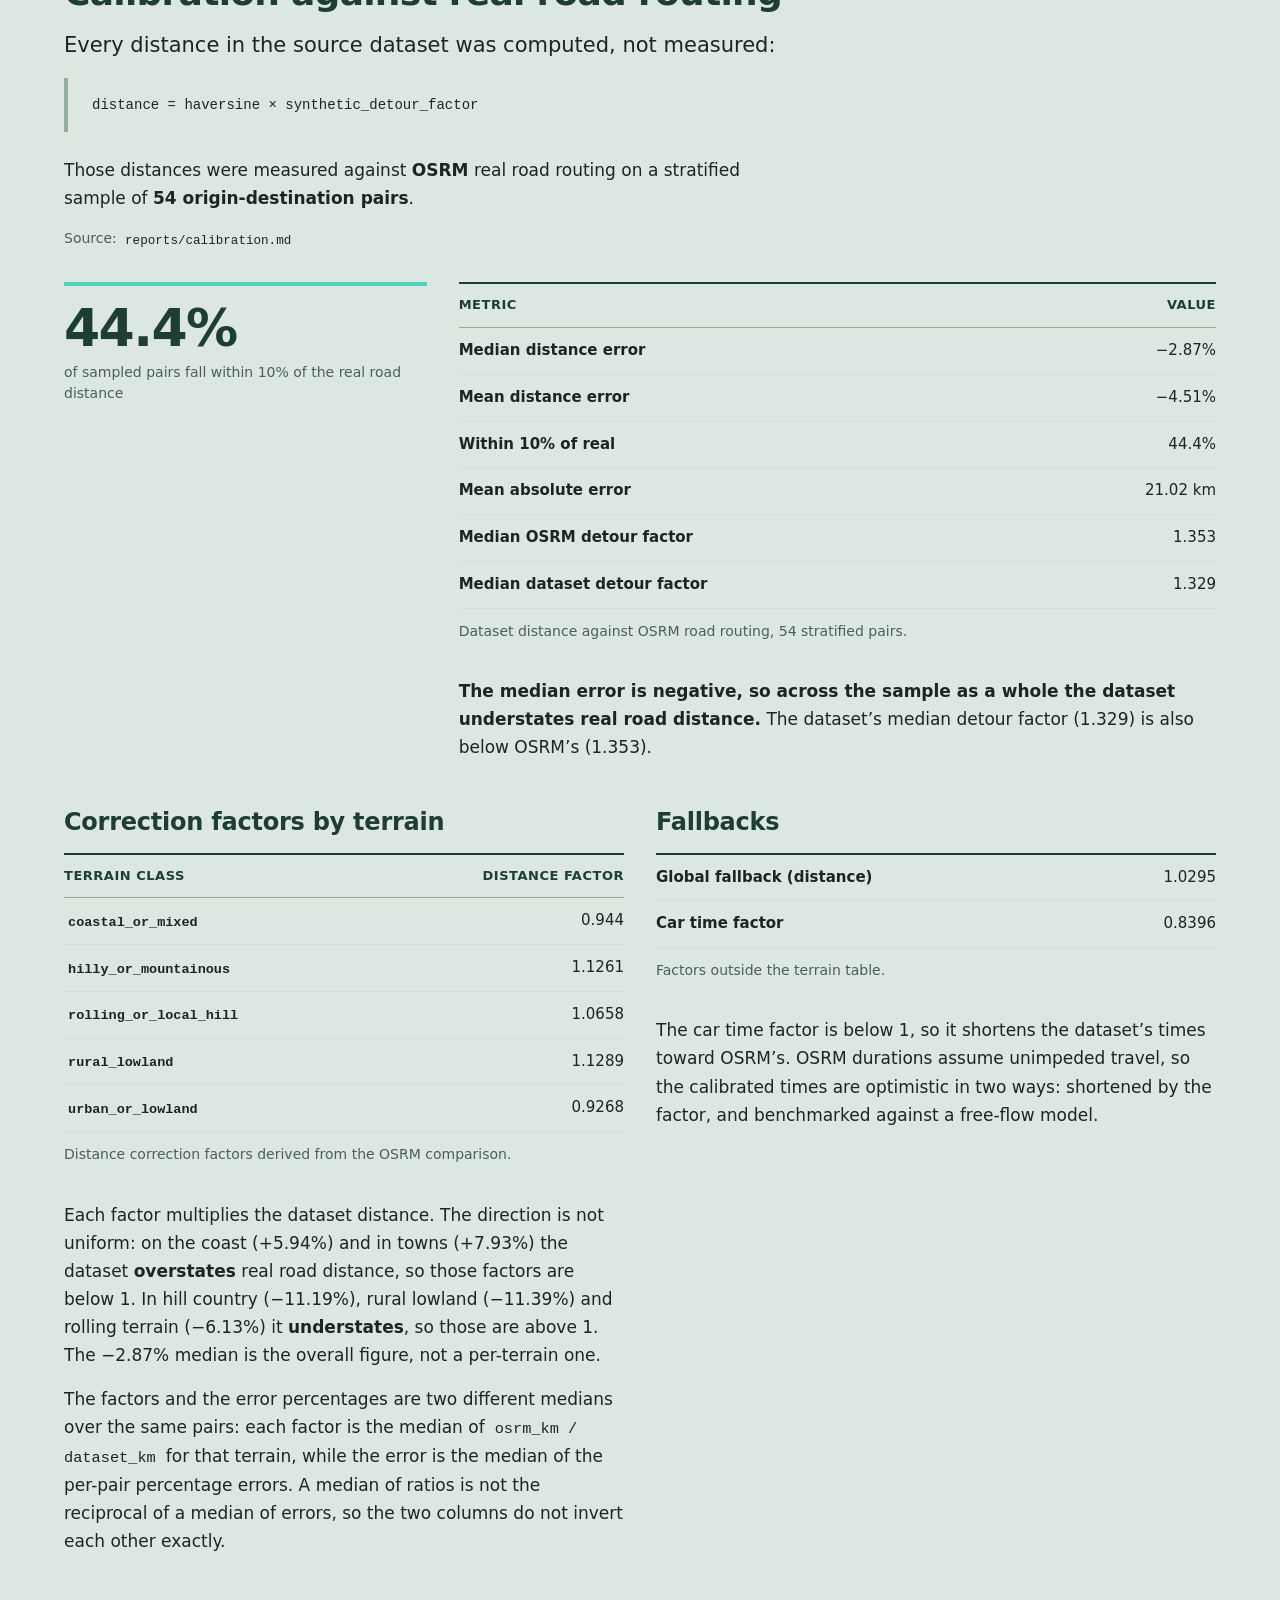
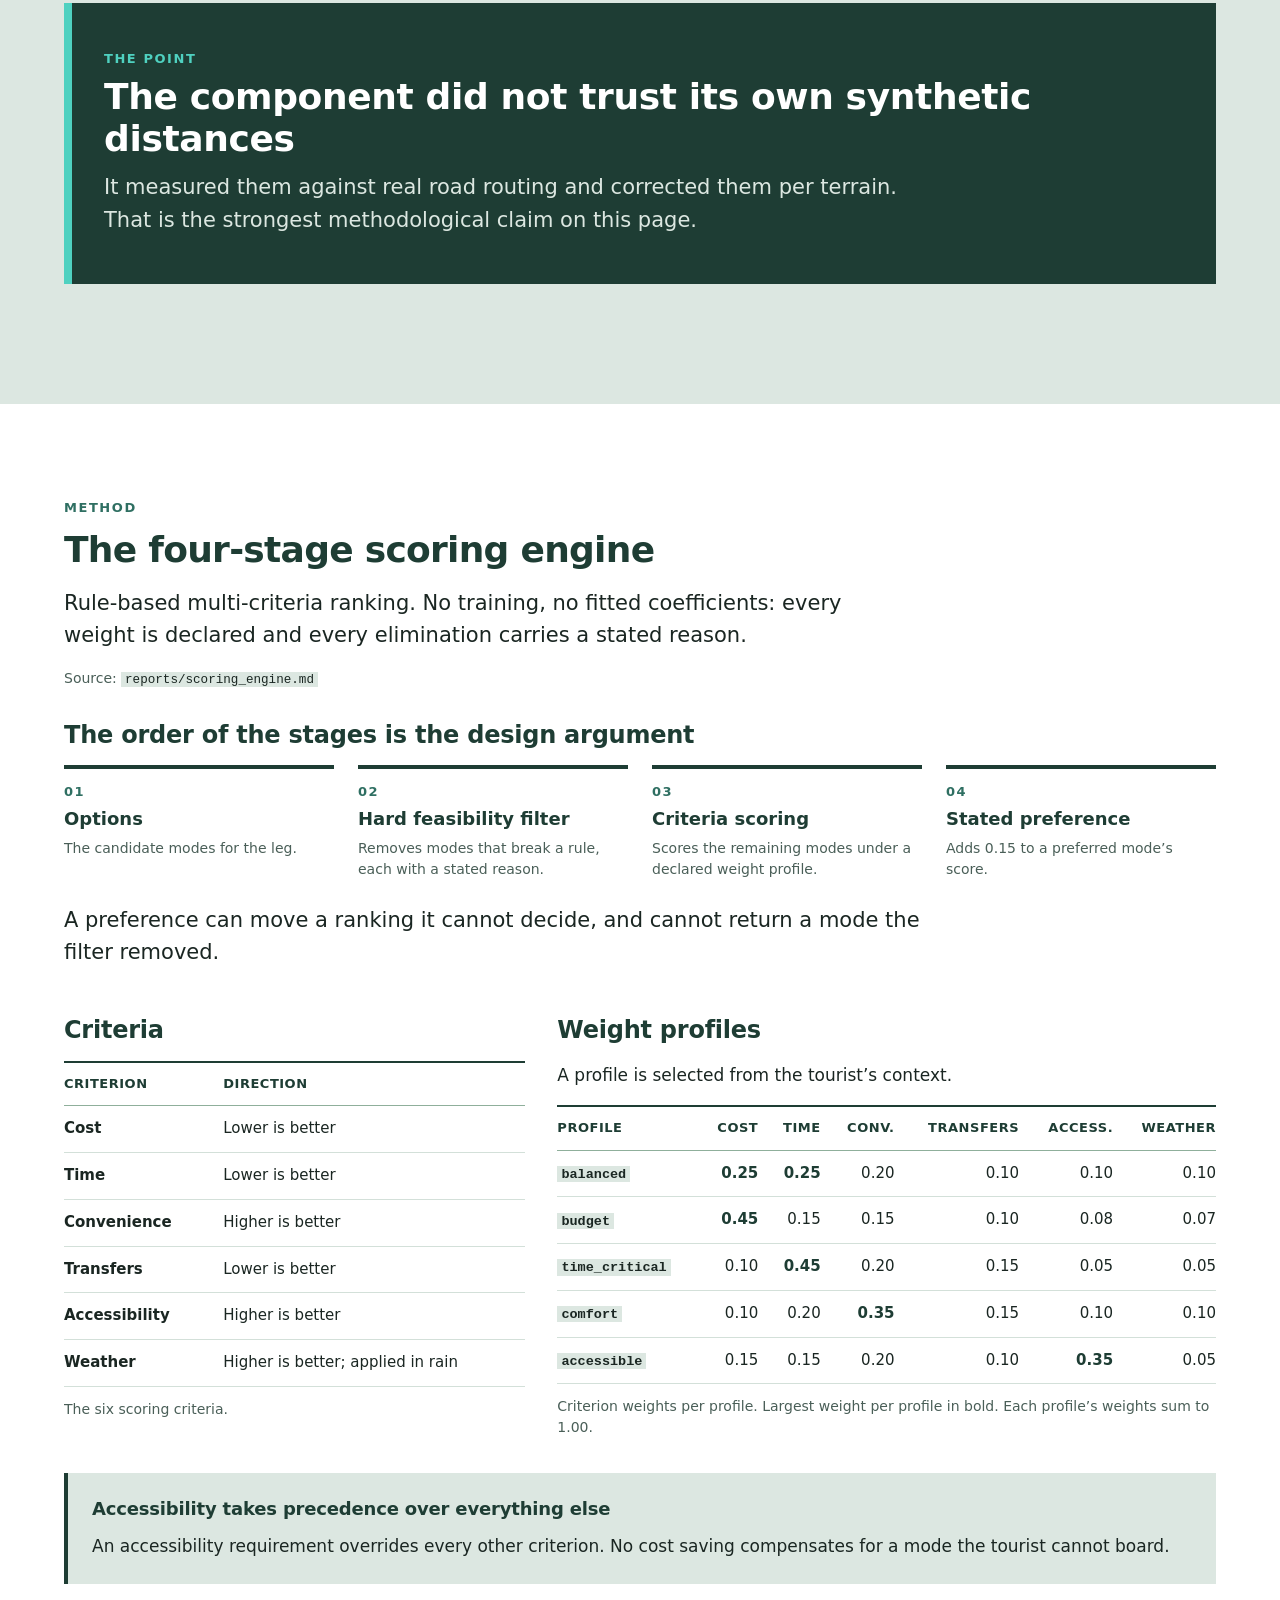
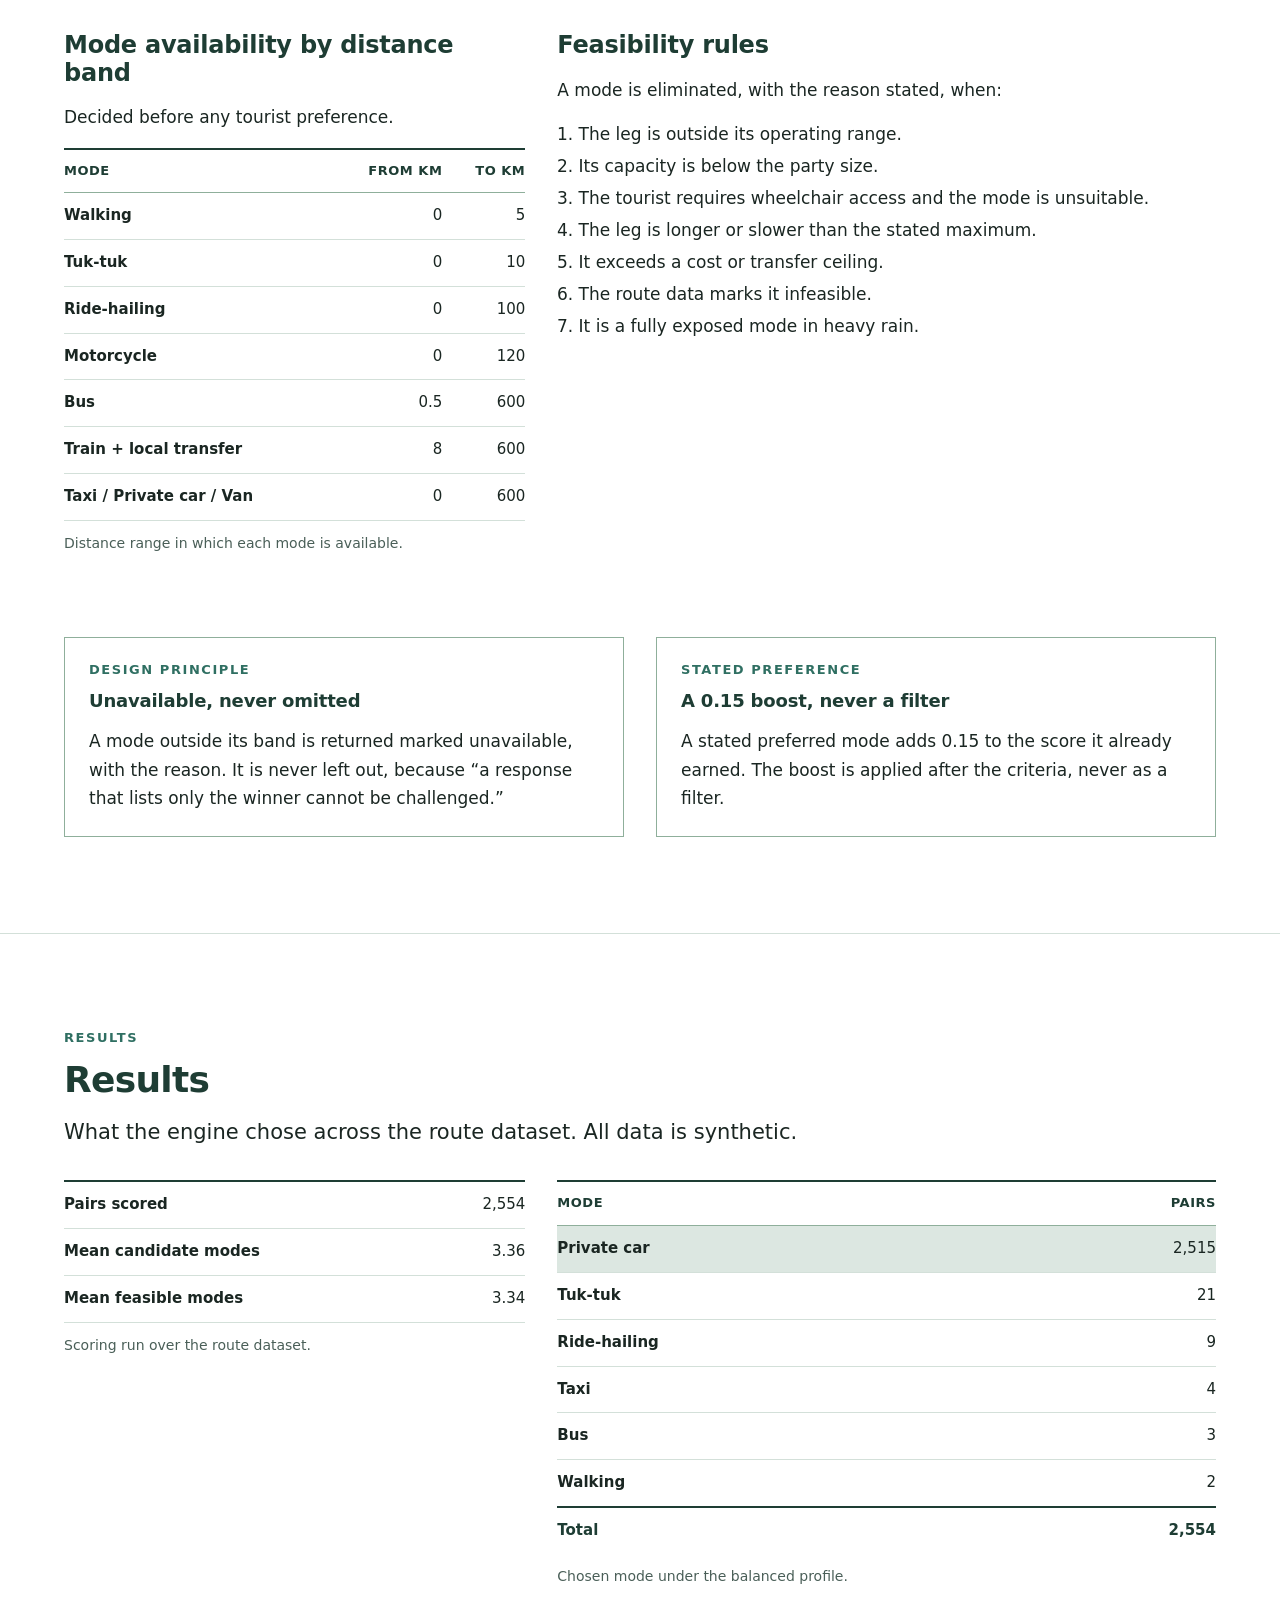
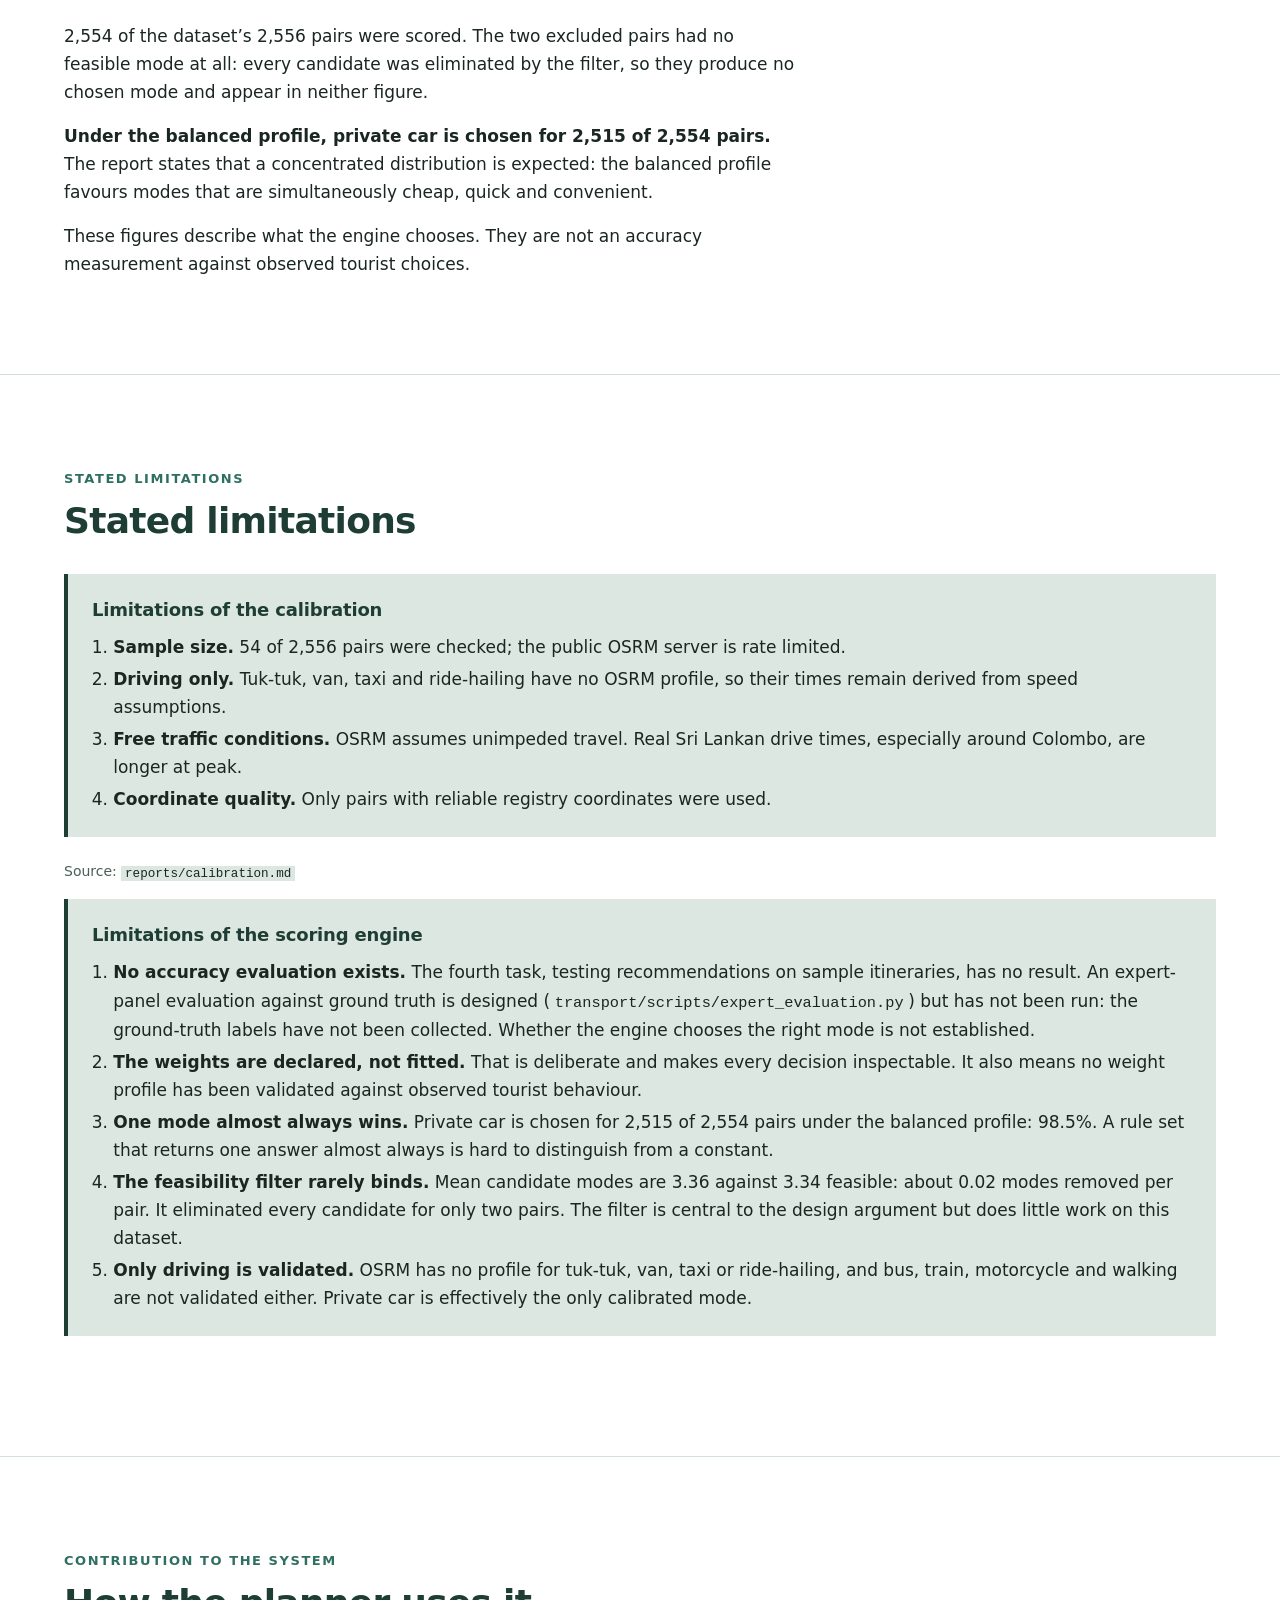
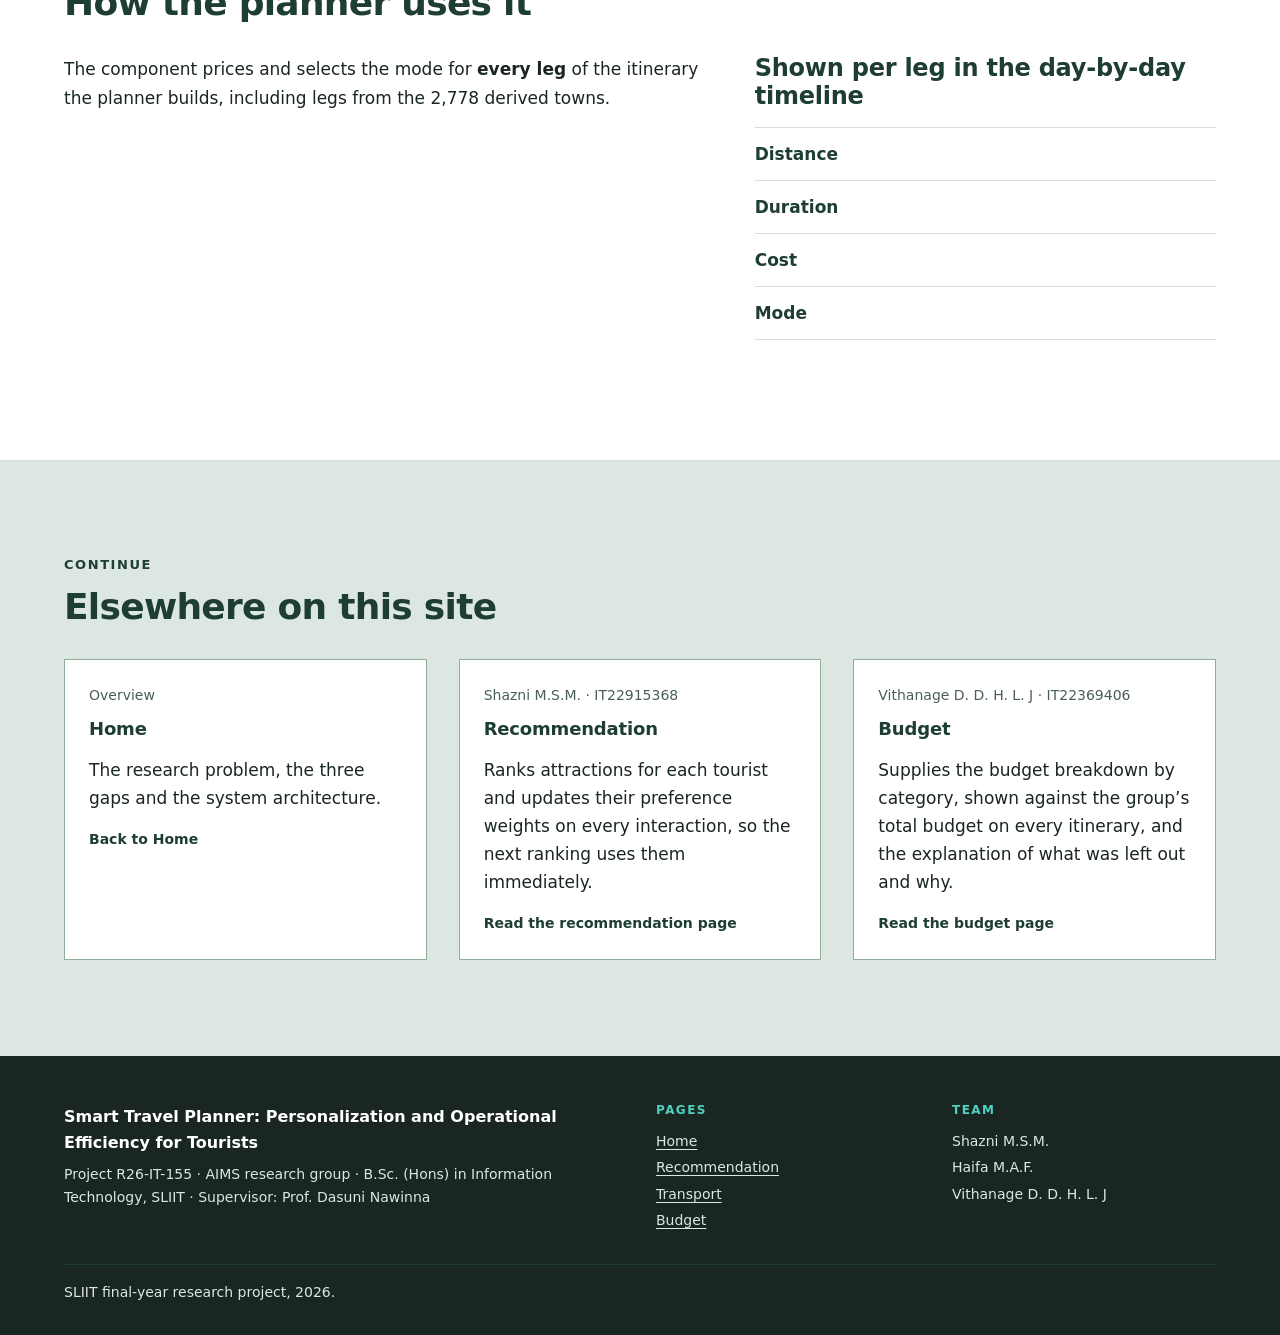
<file: transport.html>
<!DOCTYPE html>
<html lang="en" class="no-js">
<head>
  <meta charset="utf-8">
  <meta name="viewport" content="width=device-width, initial-scale=1">
  <title>Transport Component — Smart Travel Planner (R26-IT-155)</title>
  <meta name="description" content="Transport recommendation component of the Smart Travel Planner (R26-IT-155, SLIIT), by Haifa M.A.F.: route audit, calibration against real road routing, method, results and stated limitations.">
  <meta name="theme-color" content="#1a2622">
  <link rel="icon" href="data:,">
  <link rel="stylesheet" href="assets/css/styles.css">
  <script src="assets/js/main.js"></script>
</head>
<body>
  <a class="skip-link" href="#main">Skip to content</a>

  <header class="site-header">
    <div class="container site-header__inner">
      <a class="brand" href="index.html">
        <span class="brand__id">R26-IT-155</span>
        <span class="brand__name">Smart Travel Planner</span>
      </a>
      <button class="nav-toggle" type="button" aria-expanded="false" aria-controls="site-nav">Menu</button>
      <nav class="site-nav" id="site-nav" aria-label="Main">
        <ul class="site-nav__list">
          <li><a href="index.html">Home</a></li>
          <li><a href="recommendation.html">Recommendation</a></li>
          <li><a href="transport.html" aria-current="page">Transport</a></li>
          <li><a href="budget.html">Budget</a></li>
        </ul>
      </nav>
    </div>
  </header>

  <main id="main" tabindex="-1">

    <!-- 1. Header -->
    <section class="hero" aria-labelledby="page-title">
      <div class="container">
        <span class="eyebrow">Component &middot; Transport</span>
        <h1 id="page-title">Transport recommendation</h1>
        <dl class="meta-strip">
          <div><dt>Owner</dt><dd>Haifa M.A.F.</dd></div>
          <div><dt>Reg. No</dt><dd>IT22211064</dd></div>
          <div><dt>Service</dt><dd><code>transport/</code></dd></div>
          <div><dt>Port</dt><dd>8002</dd></div>
        </dl>
      </div>
    </section>

    <!-- 2. Sub-objective and tasks -->
    <section class="section" id="subobjective" aria-labelledby="subobjective-title">
      <div class="container">
        <div class="section-head">
          <span class="eyebrow">Sub-objective</span>
          <h2 id="subobjective-title">What this component sets out to do</h2>
        </div>
        <blockquote class="pullquote">
          <p>To suggest the best mode of transport between attractions based on distance, time, cost and convenience, ensuring efficient and practical travel during multi-day trips.</p>
          <footer>Sub-objective, Topic Assessment Form</footer>
        </blockquote>
        <div class="measure">
          <h3 class="mt-0">Tasks</h3>
          <ol class="mb-0">
            <li>Calculate distances and estimated travel times between attractions.</li>
            <li>Gather typical transport options and their cost and time metrics.</li>
            <li>Recommend the optimal mode for each trip segment using simple rules.</li>
            <li>Test recommendations on sample itineraries.</li>
          </ol>
        </div>
      </div>
    </section>

    <!-- 3. Novelty -->
    <section class="section" id="novelty" aria-labelledby="novelty-title">
      <div class="container">
        <div class="section-head">
          <span class="eyebrow">Novelty</span>
          <h2 id="novelty-title">The novelty claim</h2>
        </div>
        <blockquote class="pullquote">
          <p>Unlike planners that assume a single travel mode, this module provides adaptive transport recommendations, improving travel efficiency and convenience without requiring complex AI or optimization.</p>
          <footer>Novelty, Topic Assessment Form</footer>
        </blockquote>
        <div class="measure">
          <h3 class="mt-0">What it deliberately does not claim</h3>
          <p class="mb-0">It does not claim complex AI, and it does not claim optimization. The engine is rule-based: there is no training and there are no fitted coefficients. Every weight is declared and every elimination carries a stated reason. That restraint is the claim.</p>
        </div>
      </div>
    </section>

    <!-- 4. Data foundation -->
    <section class="section" id="data" aria-labelledby="data-title">
      <div class="container">
        <div class="section-head">
          <span class="eyebrow">Data foundation</span>
          <h2 id="data-title">The route audit</h2>
          <p class="lead"><code>smart_travel_transport_route_v1_0_reanchored.csv</code>: 15,336 rows, 2,556 origin-destination pairs, 72 distinct attractions.</p>
          <p class="small muted">Source: <code>reports/route_audit.md</code></p>
        </div>

        <div class="grid">
          <div class="span-7">
            <h3 class="mt-0">A data problem found and fixed: duplicate modes</h3>
            <p>Every pair has 6 rows but only 3–4 <em>distinct</em> modes. All 2,556 pairs contain the same mode more than once, with different time and cost estimates for an identical leg. The median time spread between duplicates is 8 minutes; the maximum is 99.</p>
            <p><strong>Why it had to be resolved.</strong> Treating duplicates as independent candidates would let one mode occupy two ranking positions.</p>
            <p class="mb-0"><strong>The fix.</strong> Take the median per mode, and carry the spread as uncertainty.</p>
          </div>
          <div class="span-5">
            <div class="table-wrap" role="region" aria-labelledby="modes-caption" tabindex="0">
              <table class="table">
                <caption id="modes-caption">Rows per mode in the route dataset.</caption>
                <thead>
                  <tr><th scope="col">Mode</th><th scope="col" class="num">Rows</th></tr>
                </thead>
                <tbody>
                  <tr><th scope="row">Bus</th><td class="num">5,080</td></tr>
                  <tr><th scope="row">Private car</th><td class="num">5,034</td></tr>
                  <tr><th scope="row">Van</th><td class="num">1,852</td></tr>
                  <tr><th scope="row">Taxi</th><td class="num">1,608</td></tr>
                  <tr><th scope="row">Train + local transfer</th><td class="num">1,220</td></tr>
                  <tr><th scope="row">Motorcycle</th><td class="num">252</td></tr>
                  <tr><th scope="row">Tuk-tuk</th><td class="num">188</td></tr>
                  <tr><th scope="row">Walking</th><td class="num">78</td></tr>
                  <tr><th scope="row">Ride-hailing</th><td class="num">24</td></tr>
                </tbody>
                <tfoot>
                  <tr><th scope="row">Total</th><td class="num">15,336</td></tr>
                </tfoot>
              </table>
            </div>
          </div>
        </div>

        <h3>Coordinate quality</h3>
        <div class="table-wrap measure" role="region" aria-labelledby="coords-caption" tabindex="0">
          <table class="table">
            <caption id="coords-caption">Attraction coordinates. Unreliable means sources disagree by over 1 km, or there is no coordinate.</caption>
            <tbody>
              <tr><th scope="row">Attractions in the registry</th><td class="num">258</td></tr>
              <tr><th scope="row">Attractions used in routes</th><td class="num">72</td></tr>
              <tr><th scope="row">Attractions with unreliable coordinates, overall</th><td class="num">75</td></tr>
            </tbody>
          </table>
        </div>
      </div>
    </section>

    <!-- 5. Calibration (centrepiece) -->
    <section class="section section--tint" id="calibration" aria-labelledby="calibration-title">
      <div class="container">
        <div class="section-head">
          <span class="eyebrow">Calibration</span>
          <h2 id="calibration-title">Calibration against real road routing</h2>
          <p class="lead">Every distance in the source dataset was computed, not measured:</p>
<pre class="code measure"><code>distance = haversine × synthetic_detour_factor</code></pre>
          <p class="measure">Those distances were measured against <strong>OSRM</strong> real road routing on a stratified sample of <strong>54 origin-destination pairs</strong>.</p>
          <p class="small muted">Source: <code>reports/calibration.md</code></p>
        </div>

        <div class="grid">
          <div class="span-4">
            <p class="stat">
              <span class="stat__value">44.4%</span>
              <span class="stat__label">of sampled pairs fall within 10% of the real road distance</span>
            </p>
          </div>
          <div class="span-8">
            <div class="table-wrap" role="region" aria-labelledby="calib-caption" tabindex="0">
              <table class="table">
                <caption id="calib-caption">Dataset distance against OSRM road routing, 54 stratified pairs.</caption>
                <thead>
                  <tr><th scope="col">Metric</th><th scope="col" class="num">Value</th></tr>
                </thead>
                <tbody>
                  <tr><th scope="row">Median distance error</th><td class="num">−2.87%</td></tr>
                  <tr><th scope="row">Mean distance error</th><td class="num">−4.51%</td></tr>
                  <tr><th scope="row">Within 10% of real</th><td class="num">44.4%</td></tr>
                  <tr><th scope="row">Mean absolute error</th><td class="num">21.02 km</td></tr>
                  <tr><th scope="row">Median OSRM detour factor</th><td class="num">1.353</td></tr>
                  <tr><th scope="row">Median dataset detour factor</th><td class="num">1.329</td></tr>
                </tbody>
              </table>
            </div>
            <p class="mb-0"><strong>The median error is negative, so across the sample as a whole the dataset understates real road distance.</strong> The dataset’s median detour factor (1.329) is also below OSRM’s (1.353).</p>
          </div>
        </div>

        <div class="grid mt-7">
          <div class="span-6">
            <h3 class="mt-0">Correction factors by terrain</h3>
            <div class="table-wrap" role="region" aria-labelledby="terrain-caption" tabindex="0">
              <table class="table">
                <caption id="terrain-caption">Distance correction factors derived from the OSRM comparison.</caption>
                <thead>
                  <tr><th scope="col">Terrain class</th><th scope="col" class="num">Distance factor</th></tr>
                </thead>
                <tbody>
                  <tr><th scope="row"><code>coastal_or_mixed</code></th><td class="num">0.944</td></tr>
                  <tr><th scope="row"><code>hilly_or_mountainous</code></th><td class="num">1.1261</td></tr>
                  <tr><th scope="row"><code>rolling_or_local_hill</code></th><td class="num">1.0658</td></tr>
                  <tr><th scope="row"><code>rural_lowland</code></th><td class="num">1.1289</td></tr>
                  <tr><th scope="row"><code>urban_or_lowland</code></th><td class="num">0.9268</td></tr>
                </tbody>
              </table>
            </div>
            <p>Each factor multiplies the dataset distance. The direction is not uniform: on the coast (+5.94%) and in towns (+7.93%) the dataset <strong>overstates</strong> real road distance, so those factors are below 1. In hill country (−11.19%), rural lowland (−11.39%) and rolling terrain (−6.13%) it <strong>understates</strong>, so those are above 1. The −2.87% median is the overall figure, not a per-terrain one.</p>
            <p class="mb-0">The factors and the error percentages are two different medians over the same pairs: each factor is the median of <code>osrm_km / dataset_km</code> for that terrain, while the error is the median of the per-pair percentage errors. A median of ratios is not the reciprocal of a median of errors, so the two columns do not invert each other exactly.</p>
          </div>
          <div class="span-6">
            <h3 class="mt-0">Fallbacks</h3>
            <div class="table-wrap" role="region" aria-labelledby="fallback-caption" tabindex="0">
              <table class="table">
                <caption id="fallback-caption">Factors outside the terrain table.</caption>
                <tbody>
                  <tr><th scope="row">Global fallback (distance)</th><td class="num">1.0295</td></tr>
                  <tr><th scope="row">Car time factor</th><td class="num">0.8396</td></tr>
                </tbody>
              </table>
            </div>
            <p class="mb-0">The car time factor is below 1, so it shortens the dataset’s times toward OSRM’s. OSRM durations assume unimpeded travel, so the calibrated times are optimistic in two ways: shortened by the factor, and benchmarked against a free-flow model.</p>
          </div>
        </div>

        <div class="callout callout--key mt-7">
          <span class="eyebrow callout__num">The point</span>
          <h3 class="callout__title">The component did not trust its own synthetic distances</h3>
          <p class="mb-0">It measured them against real road routing and corrected them per terrain. That is the strongest methodological claim on this page.</p>
        </div>
      </div>
    </section>

    <!-- 6. Method: the four-stage scoring engine -->
    <section class="section" id="method" aria-labelledby="method-title">
      <div class="container">
        <div class="section-head">
          <span class="eyebrow">Method</span>
          <h2 id="method-title">The four-stage scoring engine</h2>
          <p class="lead">Rule-based multi-criteria ranking. No training, no fitted coefficients: every weight is declared and every elimination carries a stated reason.</p>
          <p class="small muted">Source: <code>reports/scoring_engine.md</code></p>
        </div>

        <h3 class="mt-0">The order of the stages is the design argument</h3>
        <ol class="stages">
          <li><span class="stages__name">Options</span><span class="stages__desc">The candidate modes for the leg.</span></li>
          <li><span class="stages__name">Hard feasibility filter</span><span class="stages__desc">Removes modes that break a rule, each with a stated reason.</span></li>
          <li><span class="stages__name">Criteria scoring</span><span class="stages__desc">Scores the remaining modes under a declared weight profile.</span></li>
          <li><span class="stages__name">Stated preference</span><span class="stages__desc">Adds 0.15 to a preferred mode’s score.</span></li>
        </ol>
        <p class="lead measure">A preference can move a ranking it cannot decide, and cannot return a mode the filter removed.</p>

        <div class="grid mt-7">
          <div class="span-5">
            <h3 class="mt-0">Criteria</h3>
            <div class="table-wrap" role="region" aria-labelledby="criteria-caption" tabindex="0">
              <table class="table">
                <caption id="criteria-caption">The six scoring criteria.</caption>
                <thead>
                  <tr><th scope="col">Criterion</th><th scope="col">Direction</th></tr>
                </thead>
                <tbody>
                  <tr><th scope="row">Cost</th><td>Lower is better</td></tr>
                  <tr><th scope="row">Time</th><td>Lower is better</td></tr>
                  <tr><th scope="row">Convenience</th><td>Higher is better</td></tr>
                  <tr><th scope="row">Transfers</th><td>Lower is better</td></tr>
                  <tr><th scope="row">Accessibility</th><td>Higher is better</td></tr>
                  <tr><th scope="row">Weather</th><td>Higher is better; applied in rain</td></tr>
                </tbody>
              </table>
            </div>
          </div>
          <div class="span-7">
            <h3 class="mt-0">Weight profiles</h3>
            <p>A profile is selected from the tourist’s context.</p>
            <div class="table-wrap" role="region" aria-labelledby="profiles-caption" tabindex="0">
              <table class="table table--wide">
                <caption id="profiles-caption">Criterion weights per profile. Largest weight per profile in bold. Each profile’s weights sum to 1.00.</caption>
                <thead>
                  <tr><th scope="col">Profile</th><th scope="col" class="num">Cost</th><th scope="col" class="num">Time</th><th scope="col" class="num">Conv.</th><th scope="col" class="num">Transfers</th><th scope="col" class="num">Access.</th><th scope="col" class="num">Weather</th></tr>
                </thead>
                <tbody>
                  <tr><th scope="row"><code>balanced</code></th><td class="num"><strong>0.25</strong></td><td class="num"><strong>0.25</strong></td><td class="num">0.20</td><td class="num">0.10</td><td class="num">0.10</td><td class="num">0.10</td></tr>
                  <tr><th scope="row"><code>budget</code></th><td class="num"><strong>0.45</strong></td><td class="num">0.15</td><td class="num">0.15</td><td class="num">0.10</td><td class="num">0.08</td><td class="num">0.07</td></tr>
                  <tr><th scope="row"><code>time_critical</code></th><td class="num">0.10</td><td class="num"><strong>0.45</strong></td><td class="num">0.20</td><td class="num">0.15</td><td class="num">0.05</td><td class="num">0.05</td></tr>
                  <tr><th scope="row"><code>comfort</code></th><td class="num">0.10</td><td class="num">0.20</td><td class="num"><strong>0.35</strong></td><td class="num">0.15</td><td class="num">0.10</td><td class="num">0.10</td></tr>
                  <tr><th scope="row"><code>accessible</code></th><td class="num">0.15</td><td class="num">0.15</td><td class="num">0.20</td><td class="num">0.10</td><td class="num"><strong>0.35</strong></td><td class="num">0.05</td></tr>
                </tbody>
              </table>
            </div>
          </div>
        </div>

        <div class="callout">
          <h3 class="callout__title">Accessibility takes precedence over everything else</h3>
          <p class="mb-0">An accessibility requirement overrides every other criterion. No cost saving compensates for a mode the tourist cannot board.</p>
        </div>

        <div class="grid mt-7">
          <div class="span-5">
            <h3 class="mt-0">Mode availability by distance band</h3>
            <p>Decided before any tourist preference.</p>
            <div class="table-wrap" role="region" aria-labelledby="bands-caption" tabindex="0">
              <table class="table">
                <caption id="bands-caption">Distance range in which each mode is available.</caption>
                <thead>
                  <tr><th scope="col">Mode</th><th scope="col" class="num">From km</th><th scope="col" class="num">To km</th></tr>
                </thead>
                <tbody>
                  <tr><th scope="row">Walking</th><td class="num">0</td><td class="num">5</td></tr>
                  <tr><th scope="row">Tuk-tuk</th><td class="num">0</td><td class="num">10</td></tr>
                  <tr><th scope="row">Ride-hailing</th><td class="num">0</td><td class="num">100</td></tr>
                  <tr><th scope="row">Motorcycle</th><td class="num">0</td><td class="num">120</td></tr>
                  <tr><th scope="row">Bus</th><td class="num">0.5</td><td class="num">600</td></tr>
                  <tr><th scope="row">Train + local transfer</th><td class="num">8</td><td class="num">600</td></tr>
                  <tr><th scope="row">Taxi / Private car / Van</th><td class="num">0</td><td class="num">600</td></tr>
                </tbody>
              </table>
            </div>
          </div>
          <div class="span-7">
            <h3 class="mt-0">Feasibility rules</h3>
            <p>A mode is eliminated, with the reason stated, when:</p>
            <ol>
              <li>The leg is outside its operating range.</li>
              <li>Its capacity is below the party size.</li>
              <li>The tourist requires wheelchair access and the mode is unsuitable.</li>
              <li>The leg is longer or slower than the stated maximum.</li>
              <li>It exceeds a cost or transfer ceiling.</li>
              <li>The route data marks it infeasible.</li>
              <li>It is a fully exposed mode in heavy rain.</li>
            </ol>
          </div>
        </div>

        <div class="grid mt-7">
          <article class="span-6 card" aria-labelledby="never-omitted-title">
            <span class="eyebrow">Design principle</span>
            <h3 class="card__title" id="never-omitted-title">Unavailable, never omitted</h3>
            <p class="mb-0">A mode outside its band is returned marked unavailable, with the reason. It is never left out, because “a response that lists only the winner cannot be challenged.”</p>
          </article>
          <article class="span-6 card" aria-labelledby="boost-title">
            <span class="eyebrow">Stated preference</span>
            <h3 class="card__title" id="boost-title">A 0.15 boost, never a filter</h3>
            <p class="mb-0">A stated preferred mode adds 0.15 to the score it already earned. The boost is applied after the criteria, never as a filter.</p>
          </article>
        </div>
      </div>
    </section>

    <!-- 7. Results -->
    <section class="section" id="results" aria-labelledby="results-title">
      <div class="container">
        <div class="section-head">
          <span class="eyebrow">Results</span>
          <h2 id="results-title">Results</h2>
          <p class="lead">What the engine chose across the route dataset. All data is synthetic.</p>
        </div>
        <div class="grid">
          <div class="span-5">
            <div class="table-wrap" role="region" aria-labelledby="scored-caption" tabindex="0">
              <table class="table">
                <caption id="scored-caption">Scoring run over the route dataset.</caption>
                <tbody>
                  <tr><th scope="row">Pairs scored</th><td class="num">2,554</td></tr>
                  <tr><th scope="row">Mean candidate modes</th><td class="num">3.36</td></tr>
                  <tr><th scope="row">Mean feasible modes</th><td class="num">3.34</td></tr>
                </tbody>
              </table>
            </div>
          </div>
          <div class="span-7">
            <div class="table-wrap" role="region" aria-labelledby="chosen-caption" tabindex="0">
              <table class="table">
                <caption id="chosen-caption">Chosen mode under the balanced profile.</caption>
                <thead>
                  <tr><th scope="col">Mode</th><th scope="col" class="num">Pairs</th></tr>
                </thead>
                <tbody>
                  <tr class="is-highlight"><th scope="row">Private car</th><td class="num">2,515</td></tr>
                  <tr><th scope="row">Tuk-tuk</th><td class="num">21</td></tr>
                  <tr><th scope="row">Ride-hailing</th><td class="num">9</td></tr>
                  <tr><th scope="row">Taxi</th><td class="num">4</td></tr>
                  <tr><th scope="row">Bus</th><td class="num">3</td></tr>
                  <tr><th scope="row">Walking</th><td class="num">2</td></tr>
                </tbody>
                <tfoot>
                  <tr><th scope="row">Total</th><td class="num">2,554</td></tr>
                </tfoot>
              </table>
            </div>
          </div>
        </div>
        <p class="measure">2,554 of the dataset’s 2,556 pairs were scored. The two excluded pairs had no feasible mode at all: every candidate was eliminated by the filter, so they produce no chosen mode and appear in neither figure.</p>
        <p class="measure"><strong>Under the balanced profile, private car is chosen for 2,515 of 2,554 pairs.</strong> The report states that a concentrated distribution is expected: the balanced profile favours modes that are simultaneously cheap, quick and convenient.</p>
        <p class="measure mb-0">These figures describe what the engine chooses. They are not an accuracy measurement against observed tourist choices.</p>
      </div>
    </section>

    <!-- 8. Stated limitations -->
    <section class="section" id="limitations" aria-labelledby="limitations-title">
      <div class="container">
        <div class="section-head">
          <span class="eyebrow">Stated limitations</span>
          <h2 id="limitations-title">Stated limitations</h2>
        </div>
        <div class="callout">
          <h3 class="callout__title">Limitations of the calibration</h3>
          <ol class="mb-0">
            <li><strong>Sample size.</strong> 54 of 2,556 pairs were checked; the public OSRM server is rate limited.</li>
            <li><strong>Driving only.</strong> Tuk-tuk, van, taxi and ride-hailing have no OSRM profile, so their times remain derived from speed assumptions.</li>
            <li><strong>Free traffic conditions.</strong> OSRM assumes unimpeded travel. Real Sri Lankan drive times, especially around Colombo, are longer at peak.</li>
            <li><strong>Coordinate quality.</strong> Only pairs with reliable registry coordinates were used.</li>
          </ol>
        </div>
        <p class="small muted">Source: <code>reports/calibration.md</code></p>

        <div class="callout">
          <h3 class="callout__title">Limitations of the scoring engine</h3>
          <ol class="mb-0">
            <li><strong>No accuracy evaluation exists.</strong> The fourth task, testing recommendations on sample itineraries, has no result. An expert-panel evaluation against ground truth is designed (<code>transport/scripts/expert_evaluation.py</code>) but has not been run: the ground-truth labels have not been collected. Whether the engine chooses the right mode is not established.</li>
            <li><strong>The weights are declared, not fitted.</strong> That is deliberate and makes every decision inspectable. It also means no weight profile has been validated against observed tourist behaviour.</li>
            <li><strong>One mode almost always wins.</strong> Private car is chosen for 2,515 of 2,554 pairs under the balanced profile: 98.5%. A rule set that returns one answer almost always is hard to distinguish from a constant.</li>
            <li><strong>The feasibility filter rarely binds.</strong> Mean candidate modes are 3.36 against 3.34 feasible: about 0.02 modes removed per pair. It eliminated every candidate for only two pairs. The filter is central to the design argument but does little work on this dataset.</li>
            <li><strong>Only driving is validated.</strong> OSRM has no profile for tuk-tuk, van, taxi or ride-hailing, and bus, train, motorcycle and walking are not validated either. Private car is effectively the only calibrated mode.</li>
          </ol>
        </div>
      </div>
    </section>

    <!-- 9. Contribution -->
    <section class="section" id="contribution" aria-labelledby="contribution-title">
      <div class="container">
        <div class="section-head">
          <span class="eyebrow">Contribution to the system</span>
          <h2 id="contribution-title">How the planner uses it</h2>
        </div>
        <div class="grid">
          <div class="span-7 measure">
            <p class="mb-0">The component prices and selects the mode for <strong>every leg</strong> of the itinerary the planner builds, including legs from the 2,778 derived towns.</p>
          </div>
          <div class="span-5">
            <h3 class="mt-0">Shown per leg in the day-by-day timeline</h3>
            <ul class="rule-list">
              <li>Distance</li>
              <li>Duration</li>
              <li>Cost</li>
              <li>Mode</li>
            </ul>
          </div>
        </div>
      </div>
    </section>

    <!-- 10. Onward links -->
    <section class="section section--tint" id="more" aria-labelledby="more-title">
      <div class="container">
        <div class="section-head">
          <span class="eyebrow">Continue</span>
          <h2 id="more-title">Elsewhere on this site</h2>
        </div>
        <div class="grid">
          <article class="span-4 card card--link">
            <p class="card__meta">Overview</p>
            <h3 class="card__title"><a href="index.html">Home</a></h3>
            <p>The research problem, the three gaps and the system architecture.</p>
            <p class="card__cta" aria-hidden="true">Back to Home</p>
          </article>
          <article class="span-4 card card--link">
            <p class="card__meta">Shazni M.S.M. &middot; IT22915368</p>
            <h3 class="card__title"><a href="recommendation.html">Recommendation</a></h3>
            <p>Ranks attractions for each tourist and updates their preference weights on every interaction, so the next ranking uses them immediately.</p>
            <p class="card__cta" aria-hidden="true">Read the recommendation page</p>
          </article>
          <article class="span-4 card card--link">
            <p class="card__meta">Vithanage D. D. H. L. J &middot; IT22369406</p>
            <h3 class="card__title"><a href="budget.html">Budget</a></h3>
            <p>Supplies the budget breakdown by category, shown against the group’s total budget on every itinerary, and the explanation of what was left out and why.</p>
            <p class="card__cta" aria-hidden="true">Read the budget page</p>
          </article>
        </div>
      </div>
    </section>

  </main>

  <footer class="site-footer">
    <div class="container">
      <div class="grid">
        <div class="span-6">
          <p class="site-footer__title">Smart Travel Planner: Personalization and Operational Efficiency for Tourists</p>
          <p class="mb-0">Project R26-IT-155 &middot; AIMS research group &middot; B.Sc. (Hons) in Information Technology, SLIIT &middot; Supervisor: Prof. Dasuni Nawinna</p>
        </div>
        <div class="span-3">
          <h2>Pages</h2>
          <ul>
            <li><a href="index.html">Home</a></li>
            <li><a href="recommendation.html">Recommendation</a></li>
            <li><a href="transport.html">Transport</a></li>
            <li><a href="budget.html">Budget</a></li>
          </ul>
        </div>
        <div class="span-3">
          <h2>Team</h2>
          <ul>
            <li>Shazni M.S.M.</li>
            <li>Haifa M.A.F.</li>
            <li>Vithanage D. D. H. L. J</li>
          </ul>
        </div>
      </div>
      <p class="site-footer__meta mb-0">SLIIT final-year research project, 2026.</p>
    </div>
  </footer>
</body>
</html>
</file>
<file: assets/css/styles.css>
/* ==========================================================================
   R26-IT-155 Smart Travel Planner — project website design system
   Palette reused from the product (app/client/src/styles.css).
   Modernist: strict grid, flat surfaces, one accent, type carries hierarchy.
   No gradients, no shadows, no pill shapes, no webfonts.

   Contrast (WCAG 2.x, measured against the hex values below):
     Charcoal pine on white 15.62  | on Mist 12.32   -> body text
     Deep forest   on white 11.85  | on Mist  9.34   -> headings
     Pine teal     on white  5.88  | on Mist  4.64   -> links, eyebrows
     Muted ink     on white  6.84  | on Mist  5.40   -> secondary text
     Mint frost    on white  1.87  (fails)  -> fills/decoration on light only
     Sage          on white  2.39  (fails)  -> borders/decoration only
     Mint frost    on Charcoal 8.34         -> text/active state on dark only
     Mist          on Charcoal 12.32        -> text on dark
   ========================================================================== */

/* ---------- 1. Tokens ---------- */
:root {
  /* Palette, named by role */
  --mist: #dce7e1;          /* tinted surfaces */
  --sage: #8faf9b;          /* borders, secondary marks — never text on light */
  --mint: #4fd1c0;          /* primary accent, active states — text only on dark */
  --pine: #2f6f62;          /* links, eyebrows */
  --forest: #1e3d34;        /* headings, solid buttons */
  --charcoal: #1a2622;      /* body text, dark ground */

  /* Derived roles */
  --white: #ffffff;
  --ink: var(--charcoal);
  --ink-muted: #4a5f58;     /* product's --ink-2; 6.84:1 on white */
  --surface: var(--white);
  --surface-tint: var(--mist);
  --surface-dark: var(--charcoal);
  --on-dark: var(--mist);
  --border: var(--sage);
  --border-subtle: #d3e0d9; /* product's --line */
  --link: var(--pine);
  --link-hover: var(--forest);
  --accent: var(--mint);
  --focus: var(--forest);         /* focus ring on light surfaces */
  --focus-on-dark: var(--mint);   /* focus ring on dark surfaces */

  /* Type */
  --font-sans: system-ui, -apple-system, "Segoe UI", Roboto, "Helvetica Neue",
    Arial, "Noto Sans", "Liberation Sans", sans-serif;
  --font-mono: ui-monospace, SFMono-Regular, Menlo, Consolas, "Liberation Mono",
    "Courier New", monospace;

  --fs-small: 0.875rem;
  --fs-body: 1.0625rem;
  --fs-lead: clamp(1.125rem, 1.05rem + 0.35vw, 1.3125rem);
  --fs-h4: 1.125rem;
  --fs-h3: clamp(1.25rem, 1.15rem + 0.45vw, 1.5rem);
  --fs-h2: clamp(1.625rem, 1.35rem + 1.2vw, 2.25rem);
  --fs-h1: clamp(2.125rem, 1.6rem + 2.4vw, 3.5rem);
  --fs-stat: clamp(2.25rem, 1.8rem + 2vw, 3.25rem);

  --lh-tight: 1.15;
  --lh-body: 1.65;

  /* Space (8px base) */
  --s-1: 0.25rem;
  --s-2: 0.5rem;
  --s-3: 0.75rem;
  --s-4: 1rem;
  --s-5: 1.5rem;
  --s-6: 2rem;
  --s-7: 3rem;
  --s-8: 4rem;
  --s-9: 6rem;

  /* Layout */
  --container: 72rem;
  --gutter: 1rem;           /* 16px side gutter at phone width */
  --grid-gap: var(--s-5);
  --rule: 1px solid var(--border-subtle);
  --radius: 0;              /* flat, square */
  --header-h: 4rem;
}

@media (min-width: 720px) {
  :root { --gutter: 2rem; --grid-gap: var(--s-6); }
}

/* ---------- 2. Base ---------- */
*,
*::before,
*::after { box-sizing: border-box; }

html {
  -webkit-text-size-adjust: 100%;
  text-size-adjust: 100%;
  scroll-padding-top: var(--s-5);
}

body {
  margin: 0;
  min-height: 100vh;
  display: flex;
  flex-direction: column;
  background: var(--surface);
  color: var(--ink);
  font-family: var(--font-sans);
  font-size: var(--fs-body);
  line-height: var(--lh-body);
  overflow-wrap: break-word;
}

main { flex: 1 0 auto; }
/* Space before the footer, unless the page ends on a tinted band. */
main > :last-child:not(.section--tint) { margin-bottom: var(--s-9); }
main:focus { outline: none; }

img, svg, video { display: block; max-width: 100%; height: auto; }

p, ul, ol, dl, figure, blockquote, pre, table { margin: 0 0 var(--s-4); }
ul, ol { padding-left: 1.25em; }
li + li { margin-top: var(--s-1); }

hr { border: 0; border-top: var(--rule); margin: var(--s-7) 0; }

a {
  color: var(--link);
  text-decoration: underline;
  text-decoration-thickness: 1px;
  text-underline-offset: 0.18em;
}
a:hover { color: var(--link-hover); text-decoration-thickness: 2px; }

:focus-visible {
  outline: 3px solid var(--focus);
  outline-offset: 2px;
}

@media (prefers-reduced-motion: reduce) {
  *, *::before, *::after {
    transition-duration: 0.01ms !important;
    animation-duration: 0.01ms !important;
    scroll-behavior: auto !important;
  }
}

/* ---------- 3. Type scale ---------- */
h1, h2, h3, h4 {
  margin: 0 0 var(--s-4);
  color: var(--forest);
  font-weight: 700;
  line-height: var(--lh-tight);
  letter-spacing: -0.01em;
}
h1 { font-size: var(--fs-h1); letter-spacing: -0.025em; max-width: 20ch; }
h2 { font-size: var(--fs-h2); letter-spacing: -0.02em; margin-top: var(--s-7); }
h3 { font-size: var(--fs-h3); margin-top: var(--s-6); }
h4 { font-size: var(--fs-h4); margin-top: var(--s-5); }
h2:first-child, h3:first-child, h4:first-child,
.eyebrow + h2, .eyebrow + h3 { margin-top: 0; }

.lead { font-size: var(--fs-lead); line-height: 1.55; max-width: 62ch; }
.small, small { font-size: var(--fs-small); line-height: 1.5; }
.muted { color: var(--ink-muted); }
.measure { max-width: 68ch; }

.eyebrow {
  display: block;
  margin: 0 0 var(--s-3);
  color: var(--pine);
  font-size: 0.8125rem;
  font-weight: 700;
  line-height: 1.3;
  letter-spacing: 0.12em;
  text-transform: uppercase;
}

.num { font-variant-numeric: tabular-nums; }

/* ---------- 4. Layout: container, section, 12-column grid ---------- */
.container {
  width: 100%;
  max-width: calc(var(--container) + 2 * var(--gutter));
  margin-inline: auto;
  padding-inline: var(--gutter);
}

.section { padding-block: var(--s-8); }
.section + .section { border-top: var(--rule); }
.section--tint { background: var(--surface-tint); border-top: 0; }
.section--tint + .section { border-top: 0; }
@media (min-width: 720px) {
  .section { padding-block: var(--s-9); }
}


/* Mobile first: every column spans the full row; spans apply from 720px. */
.grid {
  display: grid;
  grid-template-columns: repeat(12, minmax(0, 1fr));
  gap: var(--grid-gap);
}
.grid > * { grid-column: span 12; min-width: 0; }

@media (min-width: 720px) {
  .grid > .span-3  { grid-column: span 3; }
  .grid > .span-4  { grid-column: span 4; }
  .grid > .span-5  { grid-column: span 5; }
  .grid > .span-6  { grid-column: span 6; }
  .grid > .span-7  { grid-column: span 7; }
  .grid > .span-8  { grid-column: span 8; }
}

/* Half-width from 360px+ small screens, for stat rows */
@media (min-width: 480px) and (max-width: 719.98px) {
  .grid > .span-sm-6 { grid-column: span 6; }
}


/* ---------- 5. Components ---------- */

/* Card — flat, bordered, square */
.card {
  height: 100%;
  padding: var(--s-5);
  background: var(--surface);
  border: 1px solid var(--border);
  border-radius: var(--radius);
}
.card > :last-child { margin-bottom: 0; }
.card__title { margin-top: 0; font-size: var(--fs-h4); }

/* Stat — big figure + caption. The mint rule is decorative only. */
.stat {
  margin: 0;
  padding-top: var(--s-4);
  border-top: 4px solid var(--accent);
}
.stat__value {
  display: block;
  color: var(--forest);
  font-size: var(--fs-stat);
  font-weight: 700;
  line-height: 1;
  letter-spacing: -0.03em;
  font-variant-numeric: tabular-nums;
}
.stat__label {
  display: block;
  margin-top: var(--s-2);
  color: var(--ink-muted);
  font-size: var(--fs-small);
  line-height: 1.45;
}

/* Table — results tables. Wrap in .table-wrap so wide tables scroll
   inside their box instead of the page scrolling sideways. */
.table-wrap {
  margin: 0 0 var(--s-5);
  overflow-x: auto;
  -webkit-overflow-scrolling: touch;
  border-top: 2px solid var(--forest);
}
.table-wrap:focus-visible { outline-offset: 0; }
.table-wrap > .table { margin: 0; }

.table {
  width: 100%;
  border-collapse: collapse;
  font-size: 0.9375rem;
  line-height: 1.45;
  font-variant-numeric: tabular-nums;
}
.table caption {
  padding: var(--s-3) 0;
  color: var(--ink-muted);
  font-size: var(--fs-small);
  text-align: left;
  caption-side: bottom;
}
.table th,
.table td {
  padding: var(--s-3) var(--s-4) var(--s-3) 0;
  border-bottom: var(--rule);
  text-align: left;
  vertical-align: top;
}
.table th:last-child,
.table td:last-child { padding-right: 0; }
.table thead th {
  color: var(--forest);
  font-size: 0.8125rem;
  font-weight: 700;
  letter-spacing: 0.04em;
  text-transform: uppercase;
  white-space: nowrap;
  border-bottom: 1px solid var(--border);
}
.table tbody th { font-weight: 600; color: var(--ink); }
.table .num { text-align: right; white-space: nowrap; }
.table tr.is-highlight > * { background: var(--surface-tint); }
.table strong { color: var(--forest); }

/* Callout — stated limitations and honest findings */
.callout {
  margin: 0 0 var(--s-5);
  padding: var(--s-5);
  background: var(--surface-tint);
  border-left: 4px solid var(--forest);
}
.callout > :last-child { margin-bottom: 0; }
.callout__title {
  margin: 0 0 var(--s-3);
  color: var(--forest);
  font-size: var(--fs-h4);
  font-weight: 700;
  line-height: 1.3;
}

/* Code — monospace block (and inline <code>) */
code, kbd, samp, .code {
  font-family: var(--font-mono);
  font-size: 0.9em;
}
:not(pre) > code {
  padding: 0.05em 0.3em;
  background: var(--surface-tint);
  color: var(--charcoal);
}
.code {
  display: block;
  margin: 0 0 var(--s-5);
  padding: var(--s-4) var(--s-5);
  overflow-x: auto;
  background: var(--surface-tint);
  border-left: 4px solid var(--sage);
  color: var(--charcoal);
  font-size: 0.875rem;
  line-height: 1.6;
  white-space: pre;
  tab-size: 2;
}
.code code { padding: 0; background: none; font-size: inherit; }

/* Button — solid, square */
.button {
  display: inline-block;
  padding: var(--s-3) var(--s-5);
  background: var(--forest);
  border: 2px solid var(--forest);
  border-radius: var(--radius);
  color: var(--white);
  font: inherit;
  font-weight: 600;
  line-height: 1.3;
  text-decoration: none;
  cursor: pointer;
}
.button:hover { background: var(--charcoal); border-color: var(--charcoal); color: var(--white); }
.button--outline { background: transparent; color: var(--forest); }
.button--outline:hover { background: var(--forest); color: var(--white); }

/* ---------- 6. Skip link ---------- */
.skip-link {
  position: absolute;
  top: var(--s-2);
  left: var(--s-2);
  z-index: 100;
  padding: var(--s-2) var(--s-4);
  background: var(--white);
  color: var(--forest);
  font-weight: 700;
  transform: translateY(-200%);
}
.skip-link:focus { transform: none; }

/* ---------- 7. Site header and nav ---------- */
.site-header {
  background: var(--surface-dark);
  color: var(--on-dark);
  border-bottom: 4px solid var(--accent);
}
.site-header :focus-visible { outline-color: var(--focus-on-dark); }

.site-header__inner {
  display: flex;
  flex-wrap: wrap;
  align-items: center;
  justify-content: space-between;
  gap: 0 var(--s-5);
  min-height: var(--header-h);
}

.brand {
  display: flex;
  flex-direction: column;
  padding-block: var(--s-3);
  color: var(--white);
  text-decoration: none;
  line-height: 1.2;
}
.brand:hover { color: var(--white); }
.brand__id {
  color: var(--mint);
  font-size: 0.75rem;
  font-weight: 700;
  letter-spacing: 0.12em;
  text-transform: uppercase;
}
.brand__name { font-size: 1.0625rem; font-weight: 700; }

.nav-toggle {
  display: none;
  align-items: center;
  gap: var(--s-2);
  min-height: 2.75rem;
  padding: var(--s-2) var(--s-4);
  background: transparent;
  border: 1px solid var(--on-dark);
  border-radius: var(--radius);
  color: var(--on-dark);
  font: inherit;
  font-size: 0.9375rem;
  font-weight: 600;
  cursor: pointer;
}
.nav-toggle:hover { background: var(--forest); }
.nav-toggle[aria-expanded="true"] { border-color: var(--mint); color: var(--mint); }

.site-nav__list {
  display: flex;
  flex-wrap: wrap;
  margin: 0;
  padding: 0;
  list-style: none;
}
.site-nav__list li + li { margin-top: 0; }

.site-nav a {
  display: block;
  padding: var(--s-4) var(--s-4);
  color: var(--on-dark);
  font-size: 0.9375rem;
  font-weight: 500;
  text-decoration: none;
  border-bottom: 3px solid transparent;
}
.site-nav a:hover {
  color: var(--white);
  text-decoration: underline;
  text-underline-offset: 0.3em;
}
/* Active page: mint text + mint bar + bold — never colour alone. */
.site-nav a[aria-current="page"] {
  color: var(--mint);
  font-weight: 700;
  border-bottom-color: var(--mint);
}

/* Collapse under 720px. Menu only hides once JS has run (html.js),
   so the nav stays usable with scripts disabled. */
@media (max-width: 719.98px) {
  .js .nav-toggle { display: inline-flex; }
  .site-nav { flex-basis: 100%; }
  .js .site-nav { display: none; }
  .js .site-nav.is-open { display: block; }
  .site-nav__list { flex-direction: column; padding-bottom: var(--s-3); }
  .site-nav a {
    padding: var(--s-3) 0 var(--s-3) var(--s-4);
    border-bottom: 0;
    border-left: 3px solid transparent;
  }
  .site-nav a[aria-current="page"] { border-left-color: var(--mint); }
}
@media (min-width: 720px) {
  .site-nav a { padding-inline: var(--s-3); }
  .site-nav__list { margin-right: calc(-1 * var(--s-3)); }
}


/* ---------- 8. Site footer ---------- */
.site-footer {
  margin-top: 0;
  padding-block: var(--s-7) var(--s-6);
  background: var(--surface-dark);
  color: var(--on-dark);
  font-size: var(--fs-small);
  line-height: 1.6;
}
.site-footer :focus-visible { outline-color: var(--focus-on-dark); }
.site-footer a { color: var(--on-dark); }
.site-footer a:hover { color: var(--white); }
.site-footer h2 {
  margin: 0 0 var(--s-3);
  color: var(--mint);
  font-size: 0.75rem;
  letter-spacing: 0.12em;
  text-transform: uppercase;
}
.site-footer__title { margin: 0 0 var(--s-2); color: var(--white); font-size: 1rem; font-weight: 700; }
.site-footer ul { margin: 0; padding: 0; list-style: none; }
.site-footer__meta {
  margin-top: var(--s-6);
  padding-top: var(--s-4);
  border-top: 1px solid var(--forest);
}

/* ---------- 9. Mist-surface contrast guard ----------
   Pine on Mist is only 4.64:1, so links and eyebrows on Mist surfaces
   switch to Deep forest (9.34:1). */
.section--tint,
.callout { --link: var(--forest); --link-hover: var(--charcoal); }
.section--tint .eyebrow,
.section--tint .stages li::before,
.callout .eyebrow { color: var(--forest); }

/* ---------- 10. Page patterns (added Phase 3) ---------- */

/* Hero */
.hero { padding-block: var(--s-8) var(--s-7); border-bottom: var(--rule); }
.hero h1 { max-width: 22ch; }
.hero__subtitle {
  display: block;
  margin-top: var(--s-3);
  color: var(--ink);
  font-size: var(--fs-h3);
  font-weight: 500;
  line-height: 1.3;
  letter-spacing: -0.01em;
}
.hero .lead { margin-top: var(--s-5); }
.hero__actions { display: flex; flex-wrap: wrap; gap: var(--s-3); margin-top: var(--s-6); }

/* Metadata strip — label/value pairs on a top rule */
.meta-strip {
  display: grid;
  grid-template-columns: repeat(auto-fit, minmax(10rem, 1fr));
  gap: var(--s-4) var(--s-5);
  margin: var(--s-7) 0 0;
  padding-top: var(--s-4);
  border-top: 2px solid var(--forest);
}
.meta-strip div { min-width: 0; }
.meta-strip dt {
  color: var(--ink-muted);
  font-size: 0.75rem;
  font-weight: 700;
  letter-spacing: 0.1em;
  text-transform: uppercase;
}
.meta-strip dd { margin: var(--s-1) 0 0; color: var(--forest); font-weight: 600; line-height: 1.4; }

/* Section heading row: eyebrow + h2 + optional lead */
.section-head { margin-bottom: var(--s-6); }
.section-head h2 { margin-top: 0; }
.section-head > :last-child { margin-bottom: 0; }

/* Ruled list — short items on hairlines, e.g. the five local factors */
.rule-list { margin: 0 0 var(--s-5); padding: 0; list-style: none; border-top: var(--rule); }
.rule-list li {
  margin: 0;
  padding: var(--s-3) 0;
  border-bottom: var(--rule);
  color: var(--forest);
  font-weight: 600;
}

/* Research gap list. The key gap (integration) is inverted to Deep forest:
   white 11.85:1, Mist 9.34:1, Mint label 6.33:1. */
.gap-list { margin: 0 0 var(--s-6); padding: 0; list-style: none; }
.gap-list > li + li { margin-top: var(--s-4); }
.gap-list .callout { margin: 0; }
.gap-list .callout p { max-width: 68ch; }
.callout__num { margin-bottom: var(--s-2); }
.callout--key {
  padding: var(--s-6) var(--s-5);
  background: var(--forest);
  border-left: 8px solid var(--mint);
  color: var(--mist);
  --link: var(--mint);
  --link-hover: var(--white);
}
.callout--key .callout__title { color: var(--white); font-size: var(--fs-h2); line-height: 1.15; }
.callout--key .eyebrow { color: var(--mint); }
.callout--key p { font-size: var(--fs-lead); line-height: 1.55; max-width: 60ch; }
.callout--key :focus-visible { outline-color: var(--mint); }
/* Figures inside the key callout (e.g. null results given equal weight):
   white 11.85:1 and Mist 9.34:1 on Deep forest. */
.callout__stats { margin-block: var(--s-5) var(--s-6); }
.callout--key .stat__value { color: var(--white); }
.callout--key .stat__label { color: var(--mist); }
.callout--key h4 { color: var(--white); }
@media (min-width: 720px) {
  .callout--key { padding: var(--s-7) var(--s-6); }
}

/* Pull-quote — one statement, set large. Mint rule is decorative. */
.pullquote {
  margin: 0 0 var(--s-7);
  padding: var(--s-2) 0 var(--s-2) var(--s-5);
  border-left: 4px solid var(--accent);
}
.pullquote p {
  margin: 0;
  color: var(--forest);
  font-size: var(--fs-h3);
  font-weight: 600;
  line-height: 1.35;
  max-width: 40ch;
}
.pullquote footer { margin-top: var(--s-3); color: var(--ink-muted); font-size: var(--fs-small); }

/* Diagram — inline SVG, styled from the palette tokens */
.diagram { margin: 0 0 var(--s-6); }
.diagram svg { width: 100%; max-width: 40rem; margin-inline: auto; }
/* Two drawings of the same diagram: the narrow one stacks the services so
   labels stay legible at 360px instead of scaling down to ~7px. */
.diagram__narrow { display: block; max-width: 22rem !important; }
.diagram__wide { display: none; }
@media (min-width: 560px) {
  .diagram__narrow { display: none; }
  .diagram__wide { display: block; }
}
.diagram figcaption {
  max-width: 40rem;
  margin: var(--s-4) auto 0;
  color: var(--ink-muted);
  font-size: var(--fs-small);
}
.diagram figcaption strong { color: var(--forest); }
.dg-node { fill: var(--white); stroke: var(--forest); stroke-width: 2; }
.dg-hub { fill: var(--forest); stroke: var(--mint); stroke-width: 3; }
.dg-registry { fill: var(--mist); stroke: var(--sage); stroke-width: 2; stroke-dasharray: 6 4; }
.dg-edge { stroke: var(--pine); stroke-width: 2; fill: none; }
.dg-spoke { stroke: var(--forest); stroke-width: 3; fill: none; }
.dg-arrow { fill: var(--pine); }
.dg-arrow--spoke { fill: var(--forest); }
.dg-name { fill: var(--forest); font-size: 16px; font-weight: 700; }
.dg-sub { fill: var(--ink-muted); font-size: 14px; }
.dg-hub-name { fill: var(--white); font-size: 18px; font-weight: 700; }
.dg-hub-sub { fill: var(--mist); font-size: 14px; }
.dg-hub-tag { fill: var(--mint); font-size: 12px; font-weight: 700; letter-spacing: 0.12em; }
.dg-label { fill: var(--ink-muted); font-size: 13px; font-weight: 700; letter-spacing: 0.08em; }

/* Card that links to a page: the whole card is the target. */
.card--link { position: relative; }
.card--link .card__title a { text-decoration: none; }
.card--link .card__title a::after { content: ""; position: absolute; inset: 0; }
.card--link:hover { border-color: var(--forest); }
.card--link:hover .card__title a { text-decoration: underline; }
.card--link .card__title a:focus-visible { outline: none; }
.card--link:focus-within { outline: 3px solid var(--focus); outline-offset: 2px; }
.card__meta { margin-bottom: var(--s-3); color: var(--ink-muted); font-size: var(--fs-small); }
.card__cta { margin-top: var(--s-4); color: var(--forest); font-weight: 600; font-size: var(--fs-small); }

/* Compact list inside cards */
.card ul { margin-bottom: 0; }
.card h4 { margin-top: var(--s-4); margin-bottom: var(--s-2); font-size: 0.9375rem; }
.card h4:first-of-type { margin-top: 0; }

/* A grid that is also a list (keeps list semantics; drop bullets) */
.grid--list { margin: 0; padding: 0; list-style: none; }
.grid--list > li + li { margin-top: 0; }

/* Wide results table: keeps columns readable and scrolls inside .table-wrap */
.table--wide { min-width: 40rem; }

/* Ordered stages — a numbered sequence where the order is the argument.
   Four across from 720px, stacked below. Pine numerals on white: 5.88:1. */
.stages {
  counter-reset: stage;
  display: grid;
  grid-template-columns: minmax(0, 1fr);
  gap: var(--s-5);
  margin: 0 0 var(--s-5);
  padding: 0;
  list-style: none;
}
@media (min-width: 720px) {
  .stages { grid-template-columns: repeat(4, minmax(0, 1fr)); }
}
.stages li { counter-increment: stage; margin: 0; padding-top: var(--s-3); border-top: 4px solid var(--forest); }
.stages li + li { margin-top: 0; }
.stages li::before {
  content: counter(stage, decimal-leading-zero);
  display: block;
  color: var(--pine);
  font-size: 0.8125rem;
  font-weight: 700;
  letter-spacing: 0.12em;
}
.stages__name { display: block; margin-top: var(--s-1); color: var(--forest); font-size: var(--fs-h4); font-weight: 700; line-height: 1.3; }
.stages__desc { display: block; margin-top: var(--s-2); color: var(--ink-muted); font-size: var(--fs-small); line-height: 1.5; }

/* Results-table footer row */
.table tfoot th,
.table tfoot td { border-bottom: 0; border-top: 2px solid var(--forest); font-weight: 700; color: var(--forest); }

/* ---------- 11. Utilities ---------- */
.visually-hidden {
  position: absolute !important;
  width: 1px; height: 1px;
  padding: 0; margin: -1px;
  overflow: hidden;
  clip: rect(0, 0, 0, 0);
  white-space: nowrap;
  border: 0;
}
.mt-0 { margin-top: 0 !important; }
.mt-7 { margin-top: var(--s-7) !important; }
.my-6 { margin-block: var(--s-6) !important; }
.mb-0 { margin-bottom: 0 !important; }
</file>
